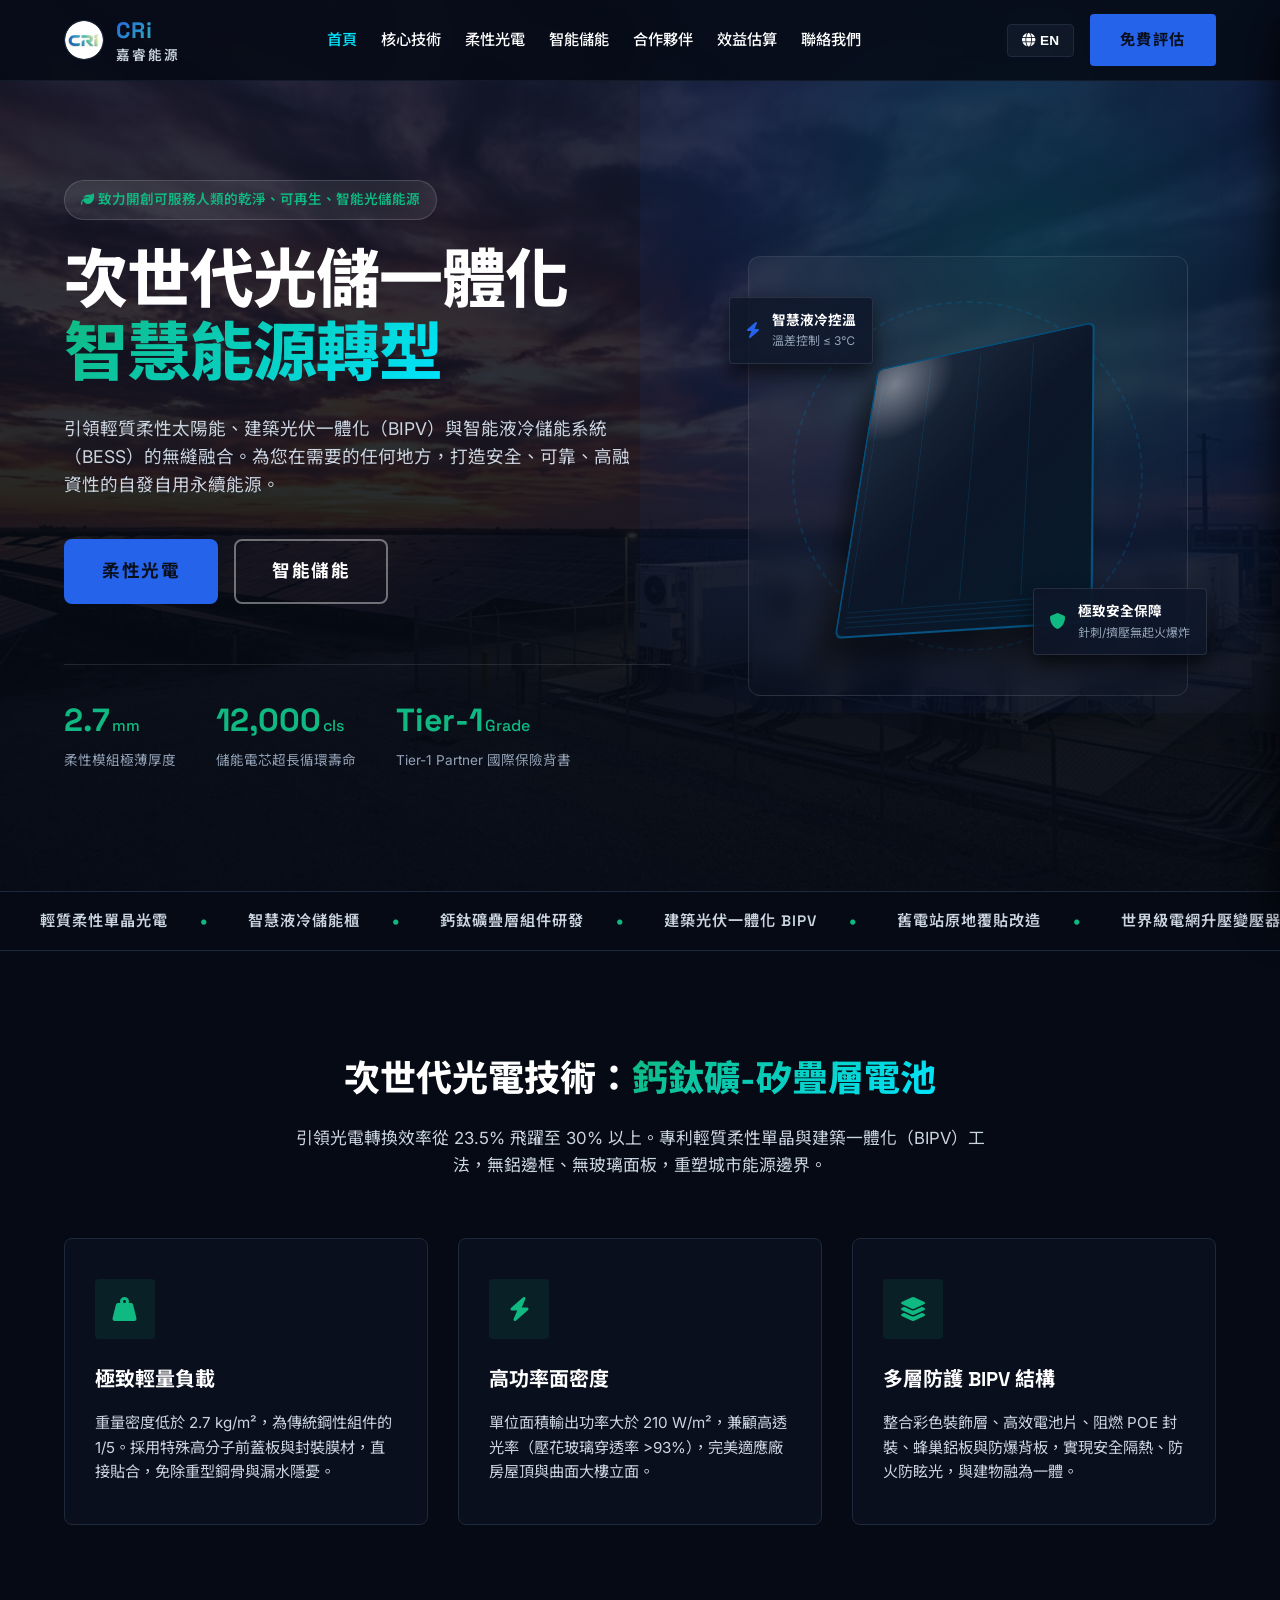
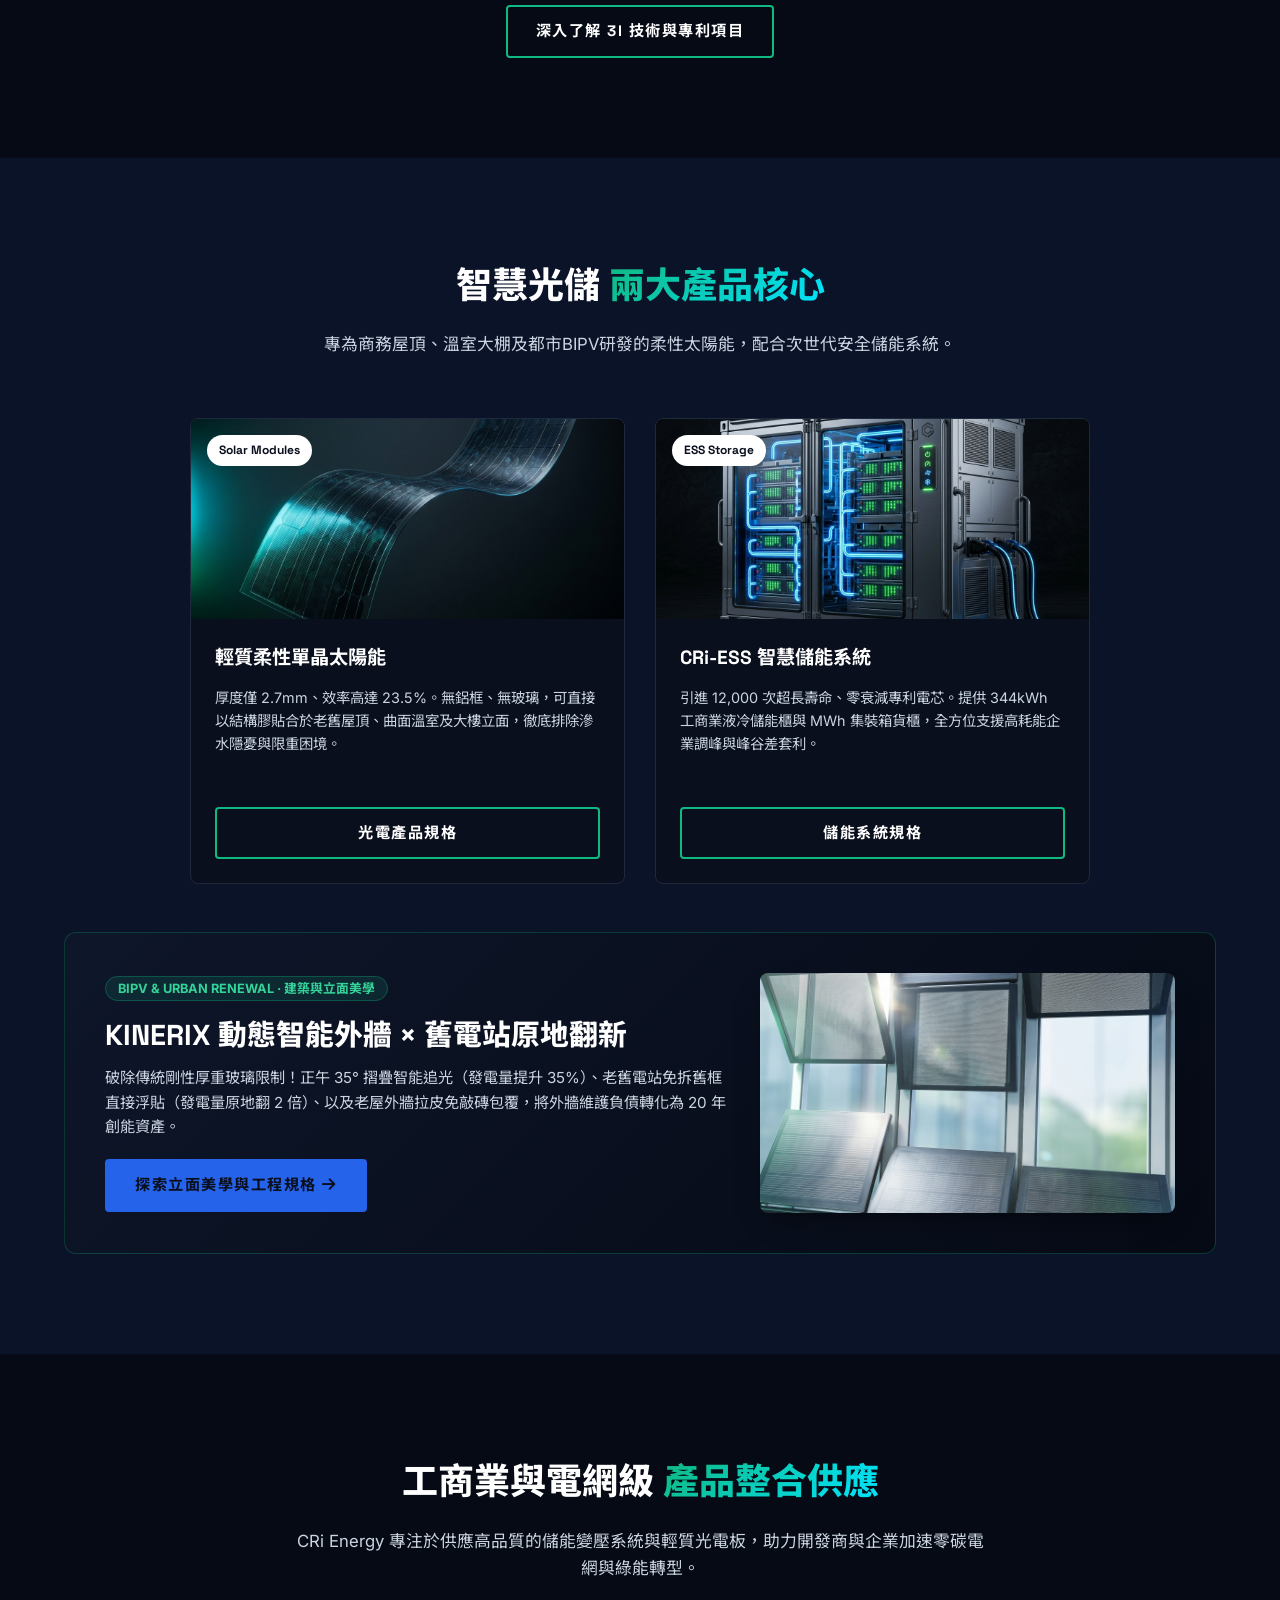
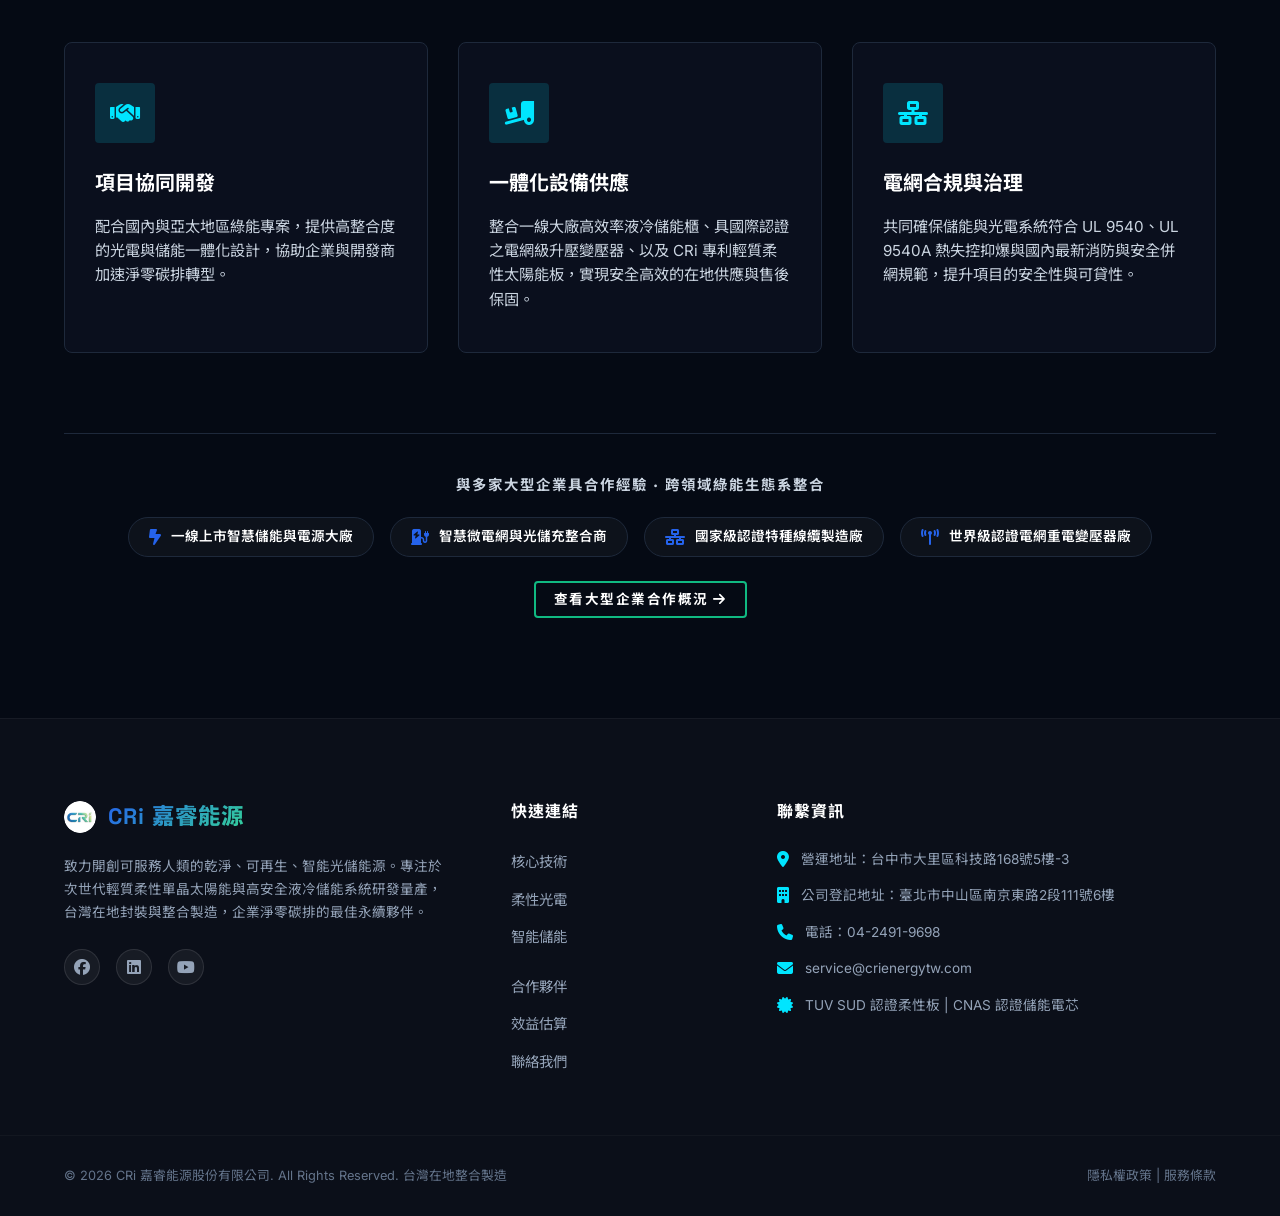
<file: index.html>
<!DOCTYPE html>
<html lang="zh-Hant">
<head>
    <meta charset="UTF-8">
    <meta name="viewport" content="width=device-width, initial-scale=1.0">
    <title>CRi 嘉睿能源 | 輕質柔性太陽能與智慧電網級儲能整合專家</title>
    <meta name="description" content="CRi 嘉睿能源專注於次世代輕質柔性單晶太陽能（效率 30%+ 鈣鈦礦研發）與高安全液冷儲能系統研發整合，具備與多家上市大型企業深度合作經驗，提供用電大戶與電網級光儲一體化解決方案。">
    <meta name="keywords" content="輕質太陽能, 柔性太陽能板, BIPV, 儲能系統, 電網級儲能, 鈣鈦礦疊層電池, 綠能整合生態系, 大型企業合作經驗, 淨零碳排, ESG, 用電大戶">
    <meta property="og:title" content="CRi 嘉睿能源 | 輕質柔性太陽能與智慧電網級儲能整合專家">
    <meta property="og:description" content="CRi 嘉睿能源專注於次世代輕質柔性單晶太陽能（效率 30%+ 鈣鈦礦研發）與高安全液冷儲能系統研發整合，具備與多家上市大型企業深度合作經驗，提供用電大戶與電網級光儲一體化解決方案。">
    <meta property="og:type" content="website">
    <meta property="og:url" content="https://www.crienergytw.com/">
    <meta property="og:image" content="https://www.crienergytw.com/images/logo.png">
        <!-- Geographic & Localization Meta Tags (Natural GEO) -->
    <meta name="geo.region" content="TW-TXG">
    <meta name="geo.placename" content="台中市大里區">
    <meta name="geo.position" content="24.0991;120.6974">
    <meta name="ICBM" content="24.0991, 120.6974">
    <meta http-equiv="X-Content-Type-Options" content="nosniff">
    <meta name="referrer" content="strict-origin-when-cross-origin">
    <!-- Google Fonts -->
    <link rel="preconnect" href="https://fonts.googleapis.com">
    <link rel="preconnect" href="https://fonts.gstatic.com" crossorigin>
    <link href="https://fonts.googleapis.com/css2?family=Space+Grotesk:wght@400;500;600;700&family=Inter:wght@400;500;600;700&family=Noto+Sans+TC:wght@300;400;500;700&display=swap" rel="stylesheet">
    <!-- FontAwesome for Icons -->
    <link rel="stylesheet" href="https://cdnjs.cloudflare.com/ajax/libs/font-awesome/6.4.0/css/all.min.css" integrity="sha512-iecdLmaskl7CVkqkXNQ/ZH/XLlvWZOJyj7Yy7tcenmpD1ypASozpmT/E0iPtmFIB46ZmdtAc9eNBvH0H/ZpiBw==" crossorigin="anonymous" referrerpolicy="no-referrer">
    <!-- Custom Style Sheet -->
    <link rel="stylesheet" href="styles.css">
    <link rel="icon" type="image/png" href="images/logo.png">
    <link rel="canonical" href="https://www.crienergytw.com/">
        <!-- JSON-LD Structured Data for Enterprise Knowledge Graph (Natural GEO) -->
    <script type="application/ld+json">
    {
      "@context": "https://schema.org",
      "@graph": [
        {
          "@type": ["Organization", "LocalBusiness"],
          "@id": "https://www.crienergytw.com/#organization",
          "name": "CRi 嘉睿能源",
          "alternateName": ["CRi Energy", "嘉睿能源股份有限公司"],
          "url": "https://www.crienergytw.com/",
          "logo": {
            "@type": "ImageObject",
            "url": "https://www.crienergytw.com/images/logo.png"
          },
          "description": "CRi 嘉睿能源專注於次世代輕質柔性太陽能模組與高安全液冷儲能系統之研發整合，具備與多家上市大型企業深度合作經驗，提供用電大戶條款合規、低承重廠房屋頂光電及電網級光儲一體化解決方案。",
          "email": "service@crienergytw.com",
          "telephone": "+886-4-2491-9698",
          "priceRange": "$$$$",
          "address": [
            {
              "@type": "PostalAddress",
              "name": "營運處",
              "streetAddress": "大里區科技路168號5樓-3",
              "addressLocality": "台中市",
              "addressRegion": "台中市",
              "postalCode": "412",
              "addressCountry": "TW"
            },
            {
              "@type": "PostalAddress",
              "name": "公司登記地址",
              "streetAddress": "中山區南京東路2段111號6樓",
              "addressLocality": "臺北市",
              "addressRegion": "臺北市",
              "postalCode": "104",
              "addressCountry": "TW"
            }
          ],
          "geo": {
            "@type": "GeoCoordinates",
            "latitude": 24.0991,
            "longitude": 120.6974
          },
          "areaServed": [
            {
              "@type": "Country",
              "name": "Taiwan"
            },
            {
              "@type": "Country",
              "name": "United Kingdom"
            }
          ],
          "knowsAbout": [
            "輕質柔性太陽能 (Lightweight Flexible Solar Modules)",
            "次世代鈣鈦礦疊層電池 (Perovskite Tandem Solar Cells)",
            "工商業智慧液冷儲能 (C&I Liquid Cooling ESS)",
            "用電大戶條款綠能整合 (Taiwan Major Energy Consumer Mandates)",
            "光儲充智慧微電網 (Solar-plus-Storage Microgrid EPC)"
          ],
          "contactPoint": {
            "@type": "ContactPoint",
            "telephone": "+886-4-2491-9698",
            "contactType": "customer service",
            "email": "service@crienergytw.com",
            "availableLanguage": ["zh-TW", "en"]
          }
        }
      ]
    }
    </script>
</head>
<body class="lang-zh">
    <!-- Navigation Header -->
    <header class="header">
        <div class="container nav-container">
            <a href="./" class="logo">
                <img src="images/logo.png" alt="CRi Logo" width="40" height="40" style="border-radius:50%; object-fit:cover; border: 1.5px solid var(--border);">
                <div class="logo-text">
                    <span class="brand-cri">CRi</span>
                    <span class="brand-name" lang="zh">嘉睿能源</span>
                    <span class="brand-name" lang="en">Energy</span>
                </div>
            </a>

            <nav class="nav-links">
                <a href="./" class="active"><span lang="zh">首頁</span><span lang="en">Home</span></a>
                <a href="about"><span lang="zh">核心技術</span><span lang="en">Tech</span></a>
                <a href="products-solar"><span lang="zh">柔性光電</span><span lang="en">Solar</span></a>
                <a href="products-storage"><span lang="zh">智能儲能</span><span lang="en">Storage</span></a>
                <a href="partnerships"><span lang="zh">合作夥伴</span><span lang="en">Partnerships</span></a>
                <a href="calculator"><span lang="zh">效益估算</span><span lang="en">ROI Calc</span></a>
                <a href="contact"><span lang="zh">聯絡我們</span><span lang="en">Contact</span></a>
            </nav>

            <div class="header-actions">
                <button class="lang-switch-btn" id="langToggle">
                    <span lang="zh"><i class="fa-solid fa-globe"></i> EN</span>
                    <span lang="en"><i class="fa-solid fa-globe"></i> 繁中</span>
                </button>
                <a href="contact" class="btn btn-accent nav-cta">
                    <span lang="zh">免費評估</span>
                    <span lang="en">Free Quote</span>
                </a>
                <button class="mobile-nav-toggle" aria-label="Toggle navigation">
                    <i class="fa-solid fa-bars"></i>
                </button>
            </div>
        </div>
    </header>

    <!-- Mobile Drawer Navigation -->
    <div class="mobile-drawer">
        <div class="drawer-header">
            <span class="brand-cri">CRi 嘉睿能源</span>
            <button class="drawer-close"><i class="fa-solid fa-xmark"></i></button>
        </div>
        <nav class="drawer-links">
            <a href="./" class="drawer-link active"><span lang="zh">首頁</span><span lang="en">Home</span></a>
            <a href="about" class="drawer-link"><span lang="zh">核心技術</span><span lang="en">Tech</span></a>
            <a href="products-solar" class="drawer-link"><span lang="zh">柔性光電</span><span lang="en">Solar</span></a>
            <a href="products-storage" class="drawer-link"><span lang="zh">智能儲能</span><span lang="en">Storage</span></a>
            <a href="partnerships" class="drawer-link"><span lang="zh">合作夥伴</span><span lang="en">Partnerships</span></a>
            <a href="calculator" class="drawer-link"><span lang="zh">效益估算</span><span lang="en">ROI Calc</span></a>
            <a href="contact" class="drawer-link"><span lang="zh">聯絡我們</span><span lang="en">Contact</span></a>
            <a href="contact" class="drawer-link btn btn-accent text-center mt-2"><span lang="zh">免費評估</span><span lang="en">Free Quote</span></a>
        </nav>
    </div>

    <!-- Hero Section -->
    <section class="hero-section hero-home">
        <div class="hero-bg-glow"></div>
        <div class="container hero-container">
            <div class="hero-content">
                <div class="tagline">
                    <span lang="zh"><i class="fa-solid fa-leaf"></i> 致力開創可服務人類的乾淨、可再生、智能光儲能源</span>
                    <span lang="en"><i class="fa-solid fa-leaf"></i> Committed to Clean, Renewable, Intelligent Solar & Storage</span>
                </div>
                <h1 lang="zh" class="hero-title">次世代光儲一體化<br><span class="gradient-text">智慧能源轉型</span></h1>
                <h1 lang="en" class="hero-title">Next-Gen Solar-Storage<br><span class="gradient-text">Intelligent Integration</span></h1>
                
                <p lang="zh" class="hero-subtitle">引領輕質柔性太陽能、建築光伏一體化（BIPV）與智能液冷儲能系統（BESS）的無縫融合。為您在需要的任何地方，打造安全、可靠、高融資性的自發自用永續能源。</p>
                <p lang="en" class="hero-subtitle">Leading the seamless fusion of lightweight flexible solar, building-integrated photovoltaics (BIPV), and intelligent liquid-cooled BESS. Delivering secure, reliable, and bankable self-generation energy systems wherever you need it.</p>

                <div class="hero-buttons">
                    <a href="products-solar" class="btn btn-accent btn-lg">
                        <span lang="zh">柔性光電</span>
                        <span lang="en">Solar Modules</span>
                    </a>
                    <a href="products-storage" class="btn btn-outline btn-lg">
                        <span lang="zh">智能儲能</span>
                        <span lang="en">Energy Storage</span>
                    </a>
                </div>

                <div class="hero-badges">
                    <div class="hero-badge">
                        <span class="badge-num">2.7<span class="badge-unit">mm</span></span>
                        <span class="badge-label" lang="zh">柔性模組極薄厚度</span>
                        <span class="badge-label" lang="en">Ultra-Thin Flexible Profile</span>
                    </div>
                    <div class="hero-badge">
                        <span class="badge-num">12,000<span class="badge-unit">cls</span></span>
                        <span class="badge-label" lang="zh">儲能電芯超長循環壽命</span>
                        <span class="badge-label" lang="en">ESS Cell Cycle Life</span>
                    </div>
                    <div class="hero-badge">
                        <span class="badge-num">Tier-1<span class="badge-unit">Grade</span></span>
                        <span class="badge-label" lang="zh">Tier-1 Partner 國際保險背書</span>
                        <span class="badge-label" lang="en">Factory Technical Support</span>
                    </div>
                </div>
            </div>
            
            <div class="hero-visual">
                <div class="flex-panel-card">
                    <div class="glow-ring"></div>
                    <div class="panel-preview">
                        <div class="flex-solar-panel">
                            <div class="grid-line horizontal"></div>
                            <div class="grid-line horizontal"></div>
                            <div class="grid-line horizontal"></div>
                            <div class="grid-line horizontal"></div>
                            <div class="grid-line vertical"></div>
                            <div class="grid-line vertical"></div>
                            <div class="grid-line vertical"></div>
                            <div class="grid-line vertical"></div>
                            <div class="sun-flare"></div>
                        </div>
                    </div>
                    <div class="floating-data-card card-1">
                        <i class="fa-solid fa-bolt text-accent"></i>
                        <div>
                            <h4 lang="zh">智慧液冷控溫</h4>
                            <h4 lang="en">Smart Liquid Cooling</h4>
                            <p lang="zh">溫差控制 ≤ 3℃</p>
                            <p lang="en">Temp Deviation ≤ 3℃</p>
                        </div>
                    </div>
                    <div class="floating-data-card card-2">
                        <i class="fa-solid fa-shield text-success"></i>
                        <div>
                            <h4 lang="zh">極致安全保障</h4>
                            <h4 lang="en">Extreme Safety</h4>
                            <p lang="zh">針刺/擠壓無起火爆炸</p>
                            <p lang="en">Zero Fire, Certified</p>
                        </div>
                    </div>
                </div>
            </div>
        </div>
    </section>

    <!-- Infinite Scrolling Ticker -->
    <div class="ticker-wrap">
        <div class="ticker">
            <div class="ticker-item"><span lang="zh">輕質柔性單晶光電</span><span lang="en">Lightweight Flexible Solar</span></div>
            <div class="ticker-item"><span lang="zh">智慧液冷儲能櫃</span><span lang="en">Liquid-Cooled LFP BESS</span></div>
            <div class="ticker-item"><span lang="zh">鈣鈦礦疊層組件研發</span><span lang="en">Perovskite Tandem Solar</span></div>
            <div class="ticker-item"><span lang="zh">建築光伏一體化 BIPV</span><span lang="en">Building Integrated PV</span></div>
            <div class="ticker-item"><span lang="zh">舊電站原地覆貼改造</span><span lang="en">Overlay Solar Repower</span></div>
            <div class="ticker-item"><span lang="zh">世界級電網升壓變壓器</span><span lang="en">Certified Grid Transformers</span></div>
            <div class="ticker-item"><span lang="zh">UL9540A 頂級防爆儲能櫃</span><span lang="en">UL 9540A Certified BESS</span></div>
            <div class="ticker-item"><span lang="zh">高安全電網併網防護</span><span lang="en">Grid-Scale Connection Safety</span></div>
            <div class="ticker-item"><span lang="zh">智慧微電網光儲充整合</span><span lang="en">Smart Microgrid &amp; EV Hubs</span></div>
            <div class="ticker-item"><span lang="zh">國際安規認證與擔保</span><span lang="en">Lender-Ready Bankability</span></div>
            <!-- Duplicate for infinite seamless scroll -->
            <div class="ticker-item"><span lang="zh">輕質柔性單晶光電</span><span lang="en">Lightweight Flexible Solar</span></div>
            <div class="ticker-item"><span lang="zh">智慧液冷儲能櫃</span><span lang="en">Liquid-Cooled LFP BESS</span></div>
            <div class="ticker-item"><span lang="zh">鈣鈦礦疊層組件研發</span><span lang="en">Perovskite Tandem Solar</span></div>
            <div class="ticker-item"><span lang="zh">建築光伏一體化 BIPV</span><span lang="en">Building Integrated PV</span></div>
            <div class="ticker-item"><span lang="zh">舊電站原地覆貼改造</span><span lang="en">Overlay Solar Repower</span></div>
            <div class="ticker-item"><span lang="zh">世界級電網升壓變壓器</span><span lang="en">Certified Grid Transformers</span></div>
            <div class="ticker-item"><span lang="zh">UL9540A 頂級防爆儲能櫃</span><span lang="en">UL 9540A Certified BESS</span></div>
            <div class="ticker-item"><span lang="zh">高安全電網併網防護</span><span lang="en">Grid-Scale Connection Safety</span></div>
            <div class="ticker-item"><span lang="zh">智慧微電網光儲充整合</span><span lang="en">Smart Microgrid &amp; EV Hubs</span></div>
            <div class="ticker-item"><span lang="zh">國際安規認證與擔保</span><span lang="en">Lender-Ready Bankability</span></div>
        </div>
    </div>

    <!-- Core Technology Teaser Section -->
    <section class="section advantages-section">
        <div class="container">
            <div class="section-header text-center">
                <h2 lang="zh" class="section-title">次世代光電技術：<span class="gradient-text">鈣鈦礦-矽疊層電池</span></h2>
                <h2 lang="en" class="section-title">Next-Gen Solar Tech: <span class="gradient-text">Perovskite-Silicon Tandem R&D</span></h2>
                <p lang="zh" class="section-subtitle">引領光電轉換效率從 23.5% 飛躍至 30% 以上。專利輕質柔性單晶與建築一體化（BIPV）工法，無鋁邊框、無玻璃面板，重塑城市能源邊界。</p>
                <p lang="en" class="section-subtitle">Pioneering cell conversion efficiency from 23.5% to over 30%. Patented lightweight flexible monomorphic cells and BIPV configurations without glass panels or frames.</p>
            </div>

            <div class="features-grid">
                <div class="feature-card">
                    <div class="card-icon" style="color: var(--primary);"><i class="fa-solid fa-weight-hanging"></i></div>
                    <h3 lang="zh">極致輕量負載</h3>
                    <h3 lang="en">Ultra-Light Profile</h3>
                    <p lang="zh">重量密度低於 2.7 kg/m²，為傳統鋼性組件的 1/5。採用特殊高分子前蓋板與封裝膜材，直接貼合，免除重型鋼骨與漏水隱憂。</p>
                    <p lang="en">Weighs under 2.7 kg/m², which is 1/5 of rigid glass panels. Utilizes specialized polymer covers and direct structural bonding.</p>
                </div>
                <div class="feature-card">
                    <div class="card-icon" style="color: var(--primary);"><i class="fa-solid fa-bolt"></i></div>
                    <h3 lang="zh">高功率面密度</h3>
                    <h3 lang="en">High Power Density</h3>
                    <p lang="zh">單位面積輸出功率大於 210 W/m²，兼顧高透光率（壓花玻璃穿透率 &gt;93%），完美適應廠房屋頂與曲面大樓立面。</p>
                    <p lang="en">Output power exceeds 210 W/m². Features high transmittance (&gt;93% embossed glass interface) for curved commercial facades.</p>
                </div>
                <div class="feature-card">
                    <div class="card-icon" style="color: var(--primary);"><i class="fa-solid fa-layer-group"></i></div>
                    <h3 lang="zh">多層防護 BIPV 結構</h3>
                    <h3 lang="en">BIPV Layer Engineering</h3>
                    <p lang="zh">整合彩色裝飾層、高效電池片、阻燃 POE 封裝、蜂巢鋁板與防爆背板，實現安全隔熱、防火防眩光，與建物融為一體。</p>
                    <p lang="en">Combines colored patterns, safety battery cells, fire-retardant POE layers, aluminum honeycomb, and insulation backing sheets.</p>
                </div>
            </div>

            <div class="text-center mt-3">
                <a href="about" class="btn btn-outline">
                    <span lang="zh">深入了解 3i 技術與專利項目</span>
                    <span lang="en">Explore 3i Technology &amp; Patents</span>
                </a>
            </div>
        </div>
    </section>

    <!-- Product Line Summary Section -->
    <section class="section products-section bg-light">
        <div class="container">
            <div class="section-header text-center">
                <h2 lang="zh" class="section-title">智慧光儲 <span class="gradient-text">兩大產品核心</span></h2>
                <h2 lang="en" class="section-title">Two Core <span class="gradient-text">Product Ranges</span></h2>
                <p lang="zh" class="section-subtitle">專為商務屋頂、溫室大棚及都市BIPV研發的柔性太陽能，配合次世代安全儲能系統。</p>
                <p lang="en" class="section-subtitle">Pioneering lightweight flexible solar integration and high-safety lithium battery storage systems.</p>
            </div>

            <div class="products-grid" style="grid-template-columns: 1fr 1fr; max-width: 900px; margin: 0 auto;">
                <div class="product-card">
                    <div class="product-badge bg-primary">Solar Modules</div>
                    <div class="product-image-placeholder" style="background:#0f172a; display:flex; align-items:center; justify-content:center;">
                        <img src="images/solar_render.jpg" alt="CRi Flexible Solar" style="width:100%; height:100%; object-fit:cover;">
                    </div>
                    <div class="product-info">
                        <h3>輕質柔性單晶太陽能</h3>
                        <p lang="zh" class="product-desc">厚度僅 2.7mm、效率高達 23.5%。無鋁框、無玻璃，可直接以結構膠貼合於老舊屋頂、曲面溫室及大樓立面，徹底排除滲水隱憂與限重困境。</p>
                        <p lang="en" class="product-desc">Flexible, thin monocrystalline panels. Glued flat without brackets, preventing structural damage and leakage on factories or BIPV facades.</p>
                        <a href="products-solar" class="btn btn-outline btn-block mt-2">
                            <span lang="zh">光電產品規格</span>
                            <span lang="en">Solar Specifications</span>
                        </a>
                    </div>
                </div>

                <div class="product-card">
                    <div class="product-badge bg-accent">ESS Storage</div>
                    <div class="product-image-placeholder" style="background:#0f172a; display:flex; align-items:center; justify-content:center;">
                        <img src="images/storage_render.jpg" alt="CRi ESS Cabinet" style="width:100%; height:100%; object-fit:cover;">
                    </div>
                    <div class="product-info">
                        <h3>CRi-ESS 智慧儲能系統</h3>
                        <p lang="zh" class="product-desc">引進 12,000 次超長壽命、零衰減專利電芯。提供 344kWh 工商業液冷儲能櫃與 MWh 集裝箱貨櫃，全方位支援高耗能企業調峰與峰谷差套利。</p>
                        <p lang="en" class="product-desc">12,000-cycle high safety ESS platforms. Supports peak shaving and peak-valley arbitrage for industrial and utility sectors.</p>
                        <a href="products-storage" class="btn btn-outline btn-block mt-2">
                            <span lang="zh">儲能系統規格</span>
                            <span lang="en">ESS Specifications</span>
                        </a>
                    </div>
                </div>
            </div>

            <!-- KINERIX & Advanced Architecture Teaser -->
            <div style="background: linear-gradient(135deg, rgba(15, 23, 42, 0.95), rgba(5, 10, 20, 0.98)); border: 1px solid rgba(16, 185, 129, 0.25); border-radius: var(--radius-lg); padding: 40px; margin-top: 48px; display: grid; grid-template-columns: 1.2fr 0.8fr; gap: 32px; align-items: center;">
                <div>
                    <span style="background: rgba(16, 185, 129, 0.12); color: var(--primary-light); border: 1px solid rgba(16, 185, 129, 0.3); padding: 4px 12px; border-radius: 20px; font-size: 0.8rem; font-weight: 700; text-transform: uppercase;">
                        BIPV &amp; Urban Renewal · 建築與立面美學
                    </span>
                    <h3 lang="zh" style="font-size: 1.8rem; font-weight: 800; color: var(--dark); margin: 12px 0 8px 0;">
                        KINERIX 動態智能外牆 × 舊電站原地翻新
                    </h3>
                    <h3 lang="en" style="font-size: 1.8rem; font-weight: 800; color: var(--dark); margin: 12px 0 8px 0;">
                        KINERIX Kinetic Facade &amp; Direct Repowering
                    </h3>
                    <p lang="zh" style="color: var(--gray); font-size: 0.95rem; line-height: 1.6; margin-bottom: 20px;">
                        破除傳統剛性厚重玻璃限制！正午 35° 摺疊智能追光（發電量提升 35%）、老舊電站免拆舊框直接浮貼（發電量原地翻 2 倍）、以及老屋外牆拉皮免敲磚包覆，將外牆維護負債轉化為 20 年創能資產。
                    </p>
                    <p lang="en" style="color: var(--gray); font-size: 0.95rem; line-height: 1.6; margin-bottom: 20px;">
                        Breaking glass boundaries: 35° kinetic tracking louvers (+35% yield), direct overlay repowering doubling plant yield on-site, and zero-demolition facade renewal.
                    </p>
                    <a href="products-solar" class="btn btn-accent">
                        <span lang="zh">探索立面美學與工程規格 <i class="fa-solid fa-arrow-right"></i></span>
                        <span lang="en">Explore Facade Specs <i class="fa-solid fa-arrow-right"></i></span>
                    </a>
                </div>
                <div style="border-radius: var(--radius-md); overflow: hidden; height: 240px; box-shadow: 0 12px 24px -10px rgba(0,0,0,0.5);">
                    <img src="images/kinerix_hero_cover.jpg" alt="KINERIX Facade" style="width: 100%; height: 100%; object-fit: cover;">
                </div>
            </div>

        </div>
    </section>

    <!-- Strategic Partnerships Section -->
    <section class="section partnerships-section" id="partnerships">
        <div class="container">
            <div class="section-header text-center">
                <h2 lang="zh" class="section-title">工商業與電網級 <span class="gradient-text">產品整合供應</span></h2>
                <h2 lang="en" class="section-title">Commercial & Grid-Scale <span class="gradient-text">Product Integration</span></h2>
                <p lang="zh" class="section-subtitle">CRi Energy 專注於供應高品質的儲能變壓系統與輕質光電板，助力開發商與企業加速零碳電網與綠能轉型。</p>
                <p lang="en" class="section-subtitle">CRi Energy specializes in supplying utility-scale battery storage, grid transformers, and flexible solar modules, supporting developers in accelerating the transition to net-zero grids.</p>
            </div>

                        <div class="features-grid" style="margin-top: 48px;">
                <div class="feature-card">
                    <div class="card-icon card-icon-accent"><i class="fa-solid fa-handshake"></i></div>
                    <h3 lang="zh">項目協同開發</h3>
                    <h3 lang="en">Joint Development</h3>
                    <p lang="zh">配合國內與亞太地區綠能專案，提供高整合度的光電與儲能一體化設計，協助企業與開發商加速淨零碳排轉型。</p>
                    <p lang="en">Supporting green energy projects, delivering integrated solar and storage system architectures for net-zero transition.</p>
                </div>
                <div class="feature-card">
                    <div class="card-icon card-icon-accent"><i class="fa-solid fa-truck-ramp-box"></i></div>
                    <h3 lang="zh">一體化設備供應</h3>
                    <h3 lang="en">Equipment Sourcing</h3>
                    <p lang="zh">整合一線大廠高效率液冷儲能櫃、具國際認證之電網級升壓變壓器、以及 CRi 專利輕質柔性太陽能板，實現安全高效的在地供應與售後保固。</p>
                    <p lang="en">Integrating tier-1 industrial liquid-cooled BESS containers, internationally certified utility transformers, and CRi patented flexible modules with local technical support.</p>
                </div>
                <div class="feature-card">
                    <div class="card-icon card-icon-accent"><i class="fa-solid fa-network-wired"></i></div>
                    <h3 lang="zh">電網合規與治理</h3>
                    <h3 lang="en">Grid Stewardship</h3>
                    <p lang="zh">共同確保儲能與光電系統符合 UL 9540、UL 9540A 熱失控抑爆與國內最新消防與安全併網規範，提升項目的安全性與可貸性。</p>
                    <p lang="en">Ensuring assets comply with UL 9540A thermal runaway safety standards and local grid connection regulations.</p>
                </div>
            </div>

            <!-- Enterprise Collaboration Overview Bar -->
            <div class="partner-logos-bar" style="margin-top: 60px; border-top: 1px solid var(--border); padding-top: 40px; text-align: center;">
                <h4 lang="zh" style="font-size: 0.9rem; font-weight: 700; color: var(--gray); text-transform: uppercase; letter-spacing: 2px; margin-bottom: 20px;">與多家大型企業具合作經驗 · 跨領域綠能生態系整合</h4>
                <h4 lang="en" style="font-size: 0.9rem; font-weight: 700; color: var(--gray); text-transform: uppercase; letter-spacing: 2px; margin-bottom: 20px;">Proven Enterprise Collaboration · Integrated Clean Energy Ecosystem</h4>
                <div style="display: flex; justify-content: center; align-items: center; gap: 16px; flex-wrap: wrap; max-width: 1100px; margin: 0 auto;">
                    <div style="display: flex; align-items: center; gap: 10px; background: rgba(255,255,255,0.03); border: 1px solid var(--border); border-radius: 999px; padding: 8px 20px;">
                        <i class="fa-solid fa-bolt-lightning" style="color: var(--accent);"></i>
                        <span lang="zh" style="font-size: 0.85rem; font-weight: 600; color: var(--dark);">一線上市智慧儲能與電源大廠</span>
                        <span lang="en" style="font-size: 0.85rem; font-weight: 600; color: var(--dark);">Tier-1 Storage &amp; PCS OEMs</span>
                    </div>
                    <div style="display: flex; align-items: center; gap: 10px; background: rgba(255,255,255,0.03); border: 1px solid var(--border); border-radius: 999px; padding: 8px 20px;">
                        <i class="fa-solid fa-charging-station" style="color: var(--accent);"></i>
                        <span lang="zh" style="font-size: 0.85rem; font-weight: 600; color: var(--dark);">智慧微電網與光儲充整合商</span>
                        <span lang="en" style="font-size: 0.85rem; font-weight: 600; color: var(--dark);">Smart Microgrid &amp; EV Networks</span>
                    </div>
                    <div style="display: flex; align-items: center; gap: 10px; background: rgba(255,255,255,0.03); border: 1px solid var(--border); border-radius: 999px; padding: 8px 20px;">
                        <i class="fa-solid fa-network-wired" style="color: var(--accent);"></i>
                        <span lang="zh" style="font-size: 0.85rem; font-weight: 600; color: var(--dark);">國家級認證特種線纜製造廠</span>
                        <span lang="en" style="font-size: 0.85rem; font-weight: 600; color: var(--dark);">Certified Grid Cable Manufacturers</span>
                    </div>
                    <div style="display: flex; align-items: center; gap: 10px; background: rgba(255,255,255,0.03); border: 1px solid var(--border); border-radius: 999px; padding: 8px 20px;">
                        <i class="fa-solid fa-tower-broadcast" style="color: var(--accent);"></i>
                        <span lang="zh" style="font-size: 0.85rem; font-weight: 600; color: var(--dark);">世界級認證電網重電變壓器廠</span>
                        <span lang="en" style="font-size: 0.85rem; font-weight: 600; color: var(--dark);">Certified Grid Transformer OEMs</span>
                    </div>
                </div>
                <div style="margin-top: 24px;">
                    <a href="partnerships" class="btn btn-outline" style="font-size: 0.85rem; padding: 6px 18px;">
                        <span lang="zh">查看大型企業合作概況 <i class="fa-solid fa-arrow-right"></i></span>
                        <span lang="en">View Enterprise Capabilities <i class="fa-solid fa-arrow-right"></i></span>
                    </a>
                </div>
            </div>
        </div>
    </section>

    <!-- Footer -->
    <footer class="footer">
        <div class="container footer-grid">
            <div class="footer-brand">
                <div class="logo">
                    <img src="images/logo.png" alt="CRi Logo" width="32" height="32" style="border-radius:50%; object-fit:cover;">
                    <span class="brand-cri">CRi 嘉睿能源</span>
                </div>
                <p lang="zh" class="footer-desc">致力開創可服務人類的乾淨、可再生、智能光儲能源。專注於次世代輕質柔性單晶太陽能與高安全液冷儲能系統研發量產，台灣在地封裝與整合製造，企業淨零碳排的最佳永續夥伴。</p>
                <p lang="en" class="footer-desc">Committed to developing clean, renewable, and intelligent solar & storage systems that serve humanity. Offering Taiwan-made flexible modules and advanced LFP storage cabinets.</p>
                <div class="social-links">
                    <a href="#" aria-label="Facebook" rel="noopener noreferrer"><i class="fa-brands fa-facebook"></i></a>
                    <a href="#" aria-label="LinkedIn" rel="noopener noreferrer"><i class="fa-brands fa-linkedin"></i></a>
                    <a href="#" aria-label="YouTube" rel="noopener noreferrer"><i class="fa-brands fa-youtube"></i></a>
                </div>
            </div>

            <div class="footer-links">
                <h4 lang="zh">快速連結</h4>
                <h4 lang="en">Quick Links</h4>
                <ul>
                    <li><a href="about"><span lang="zh">核心技術</span><span lang="en">Tech</span></a></li>
                    <li><a href="products-solar"><span lang="zh">柔性光電</span><span lang="en">Solar</span></a></li>
                    <li><a href="products-storage"><span lang="zh">智能儲能</span><span lang="en">Storage</span></a></li>
                    <li></li>
                    <li><a href="partnerships"><span lang="zh">合作夥伴</span><span lang="en">Partnerships</span></a></li>
                    <li><a href="calculator"><span lang="zh">效益估算</span><span lang="en">ROI Calc</span></a></li>
                    <li><a href="contact"><span lang="zh">聯絡我們</span><span lang="en">Contact</span></a></li>
                </ul>
            </div>

            <div class="footer-contact">
                <h4 lang="zh">聯繫資訊</h4>
                <h4 lang="en">Contact Info</h4>
                <ul class="contact-list">
                    <li><i class="fa-solid fa-location-dot"></i> <span lang="zh">營運地址：台中市大里區科技路168號5樓-3</span><span lang="en">Operating Address: 5F.-3, No. 168, Keji Rd., Dali Dist., Taichung City, Taiwan</span></li>
                    <li><i class="fa-solid fa-building"></i> <span lang="zh">公司登記地址：臺北市中山區南京東路2段111號6樓</span><span lang="en">Registered Office: 6F., No. 111, Sec. 2, Nanjing E. Rd., Zhongshan Dist., Taipei City, Taiwan</span></li>
                    <li><i class="fa-solid fa-phone"></i> <span lang="zh">電話：04-2491-9698</span><span lang="en">Phone: +886-4-2491-9698</span></li>
                    <li><i class="fa-solid fa-envelope"></i> service@crienergytw.com</li>
                    <li><i class="fa-solid fa-certificate"></i> <span lang="zh">TUV SUD 認證柔性板 | CNAS 認證儲能電芯</span><span lang="en">TUV SUD Certified Solar | CNAS Certified Cells</span></li>
                </ul>
            </div>
        </div>

        <div class="footer-bottom">
            <div class="container footer-bottom-flex">
                <p>&copy; 2026 CRi 嘉睿能源股份有限公司. All Rights Reserved. <span lang="zh">台灣在地整合製造</span><span lang="en">Integrated in Taiwan</span></p>
                <p>
                    <a href="privacy"><span lang="zh">隱私權政策</span><span lang="en">Privacy Policy</span></a> | 
                    <a href="terms"><span lang="zh">服務條款</span><span lang="en">Terms of Service</span></a>
                </p>
            </div>
        </div>
    </footer>

    <!-- Custom Script -->
    <script src="script.js"></script>
</body>
</html>
</file>
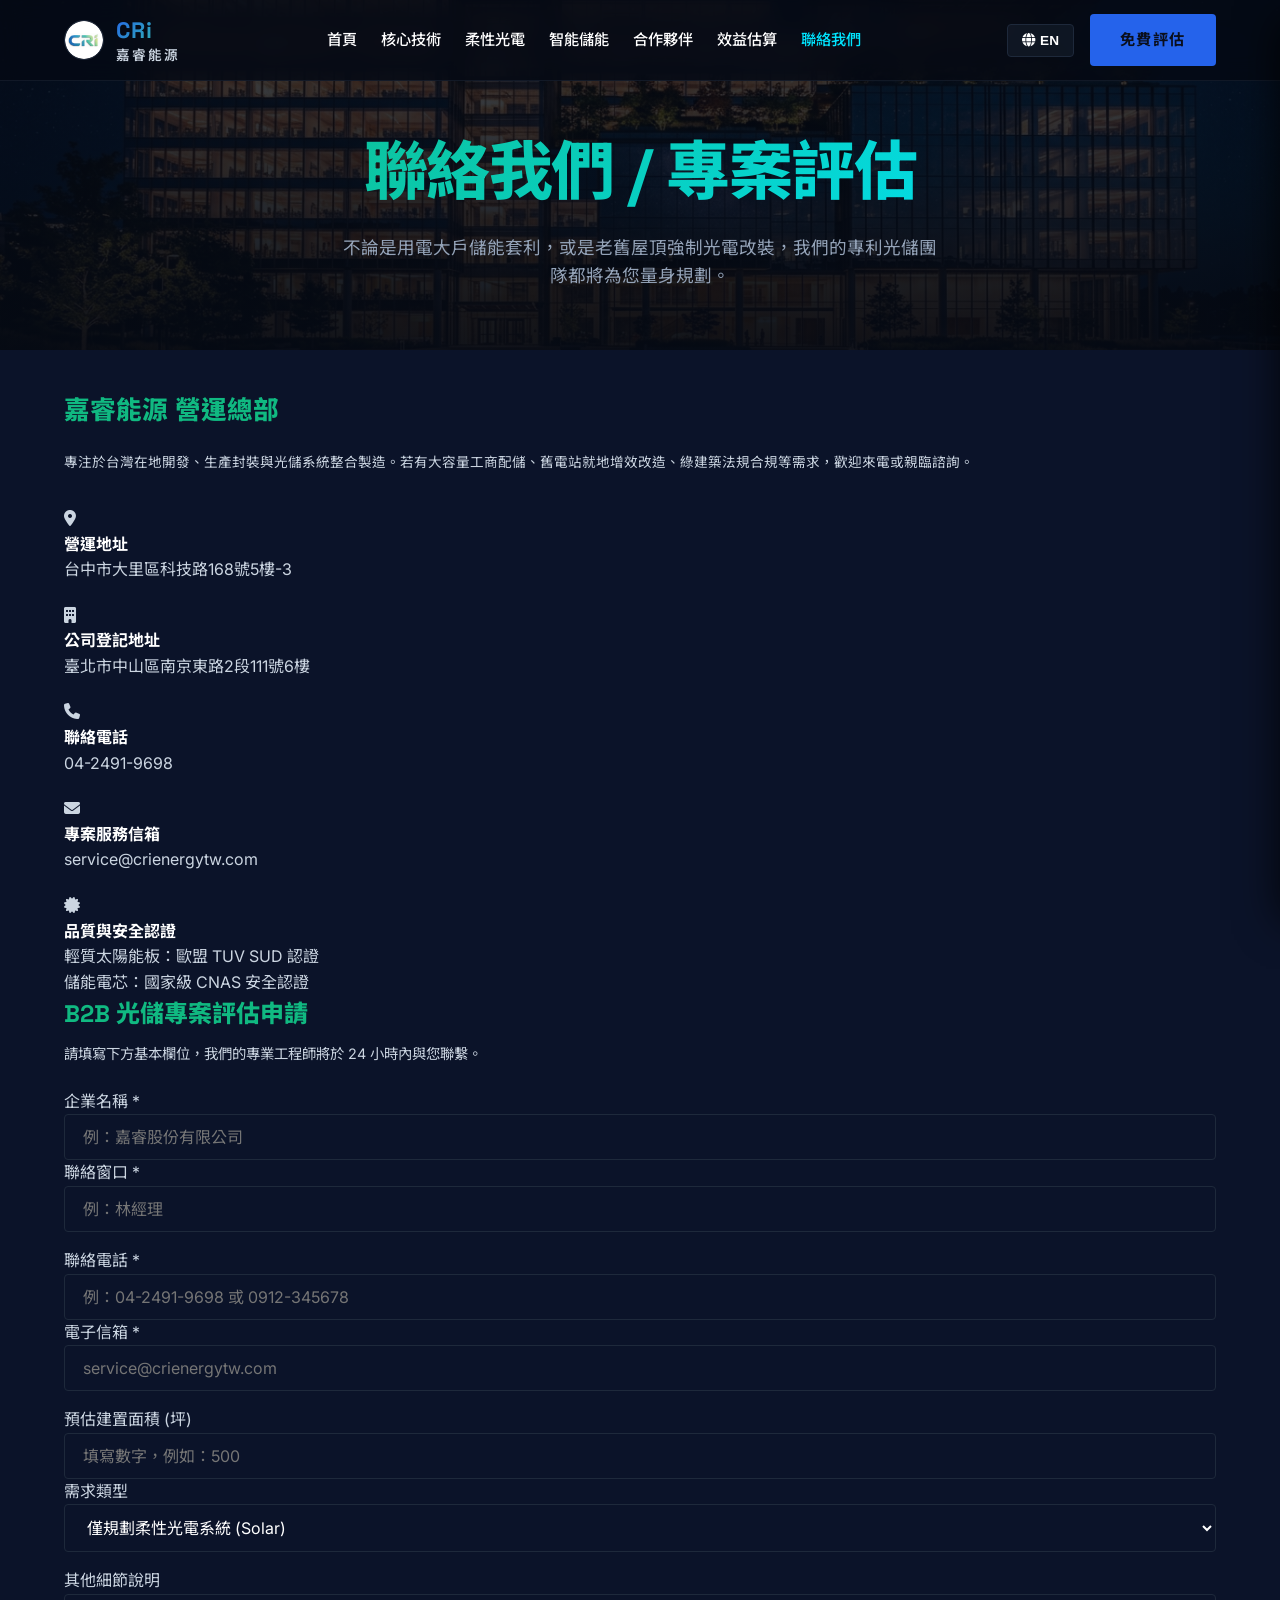
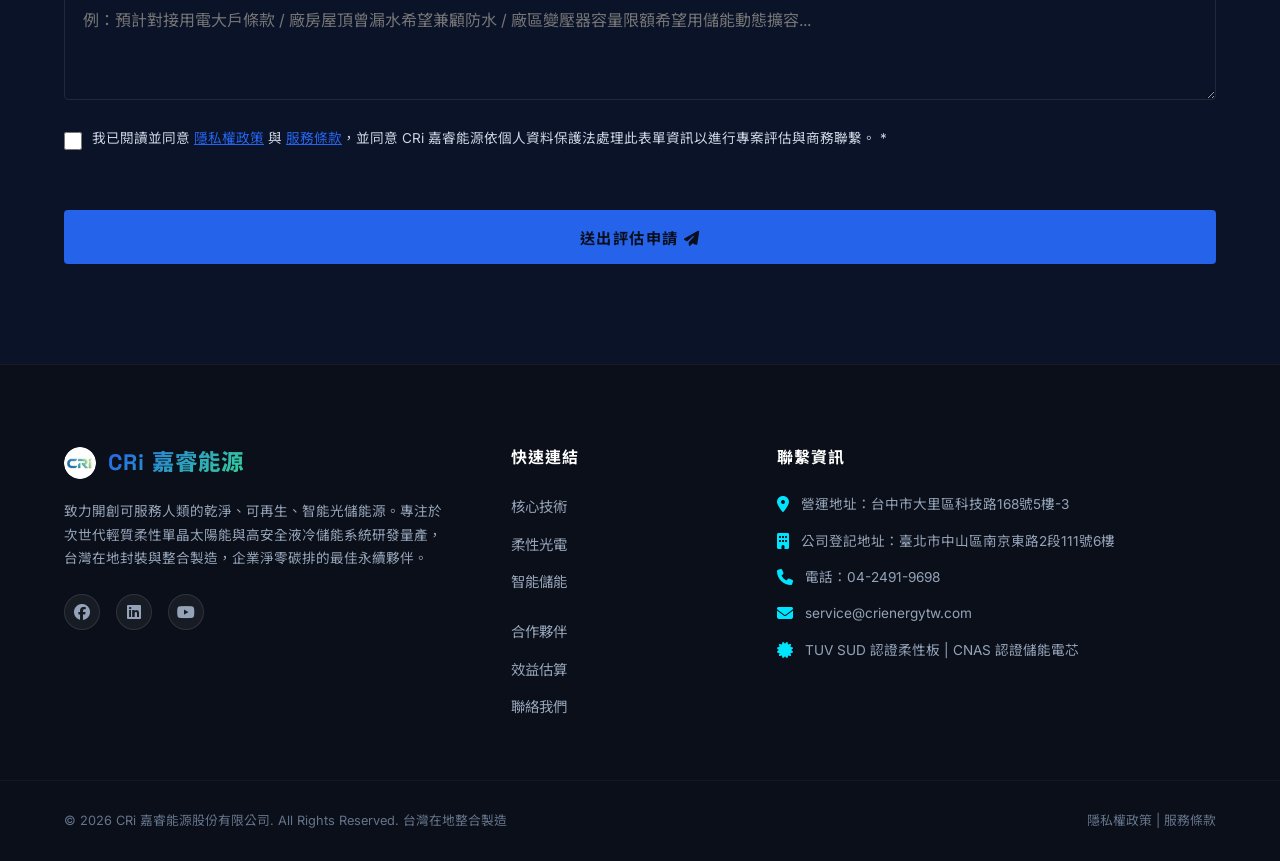
<file: contact.html>
<!DOCTYPE html>
<html lang="zh-Hant">
<head>
    <meta charset="UTF-8">
    <meta name="viewport" content="width=device-width, initial-scale=1.0">
    <title>聯繫我們與 B2B 免費綠能評估 | CRi 嘉睿能源</title>
    <meta name="description" content="與 CRi 嘉睿能源的綠能專家對接。為您的企業廠房、用電大戶專案提供客製化輕質光電與智慧儲能配置規劃、投資回收期分析與安全電網併聯規劃諮詢。">
    <meta name="keywords" content="綠能諮詢, 儲能規劃, B2B 光伏評估, 用電大戶方案, 聯繫嘉睿能源">
    <meta property="og:title" content="聯繫我們與 B2B 免費綠能評估 | CRi 嘉睿能源">
    <meta property="og:description" content="與 CRi 嘉睿能源的綠能專家對接。為您的企業廠房、用電大戶專案提供客製化輕質光電與智慧儲能配置規劃、投資回收期分析與安全電網併聯規劃諮詢。">
    <meta property="og:type" content="website">
    <meta property="og:url" content="https://www.crienergytw.com/contact">
    <meta property="og:image" content="https://www.crienergytw.com/images/logo.png">
        <!-- Geographic & Localization Meta Tags (Natural GEO) -->
    <meta name="geo.region" content="TW-TXG">
    <meta name="geo.placename" content="台中市大里區">
    <meta name="geo.position" content="24.0991;120.6974">
    <meta name="ICBM" content="24.0991, 120.6974">
    <meta http-equiv="X-Content-Type-Options" content="nosniff">
    <meta name="referrer" content="strict-origin-when-cross-origin">
    <!-- Google Fonts -->
    <link rel="preconnect" href="https://fonts.googleapis.com">
    <link rel="preconnect" href="https://fonts.gstatic.com" crossorigin>
    <link href="https://fonts.googleapis.com/css2?family=Space+Grotesk:wght@400;500;600;700&family=Inter:wght@400;500;600;700&family=Noto+Sans+TC:wght@300;400;500;700&display=swap" rel="stylesheet">
    <!-- FontAwesome for Icons -->
    <link rel="stylesheet" href="https://cdnjs.cloudflare.com/ajax/libs/font-awesome/6.4.0/css/all.min.css" integrity="sha512-iecdLmaskl7CVkqkXNQ/ZH/XLlvWZOJyj7Yy7tcenmpD1ypASozpmT/E0iPtmFIB46ZmdtAc9eNBvH0H/ZpiBw==" crossorigin="anonymous" referrerpolicy="no-referrer">
    <!-- Custom Style Sheet -->
    <link rel="stylesheet" href="styles.css">
    <link rel="icon" type="image/png" href="images/logo.png">
    <link rel="canonical" href="https://www.crienergytw.com/contact">
</head>
<body class="lang-zh">
    <!-- Navigation Header -->
    <header class="header">
        <div class="container nav-container">
            <a href="./" class="logo">
                <img src="images/logo.png" alt="CRi Logo" width="40" height="40" style="border-radius:50%; object-fit:cover; border: 1.5px solid var(--border);">
                <div class="logo-text">
                    <span class="brand-cri">CRi</span>
                    <span class="brand-name" lang="zh">嘉睿能源</span>
                    <span class="brand-name" lang="en">Energy</span>
                </div>
            </a>

            <nav class="nav-links">
                <a href="./"><span lang="zh">首頁</span><span lang="en">Home</span></a>
                <a href="about"><span lang="zh">核心技術</span><span lang="en">Tech</span></a>
                <a href="products-solar"><span lang="zh">柔性光電</span><span lang="en">Solar</span></a>
                <a href="products-storage"><span lang="zh">智能儲能</span><span lang="en">Storage</span></a>
                <a href="partnerships"><span lang="zh">合作夥伴</span><span lang="en">Partnerships</span></a>
                <a href="calculator"><span lang="zh">效益估算</span><span lang="en">ROI Calc</span></a>
                <a href="contact" class="active"><span lang="zh">聯絡我們</span><span lang="en">Contact</span></a>
            </nav>

            <div class="header-actions">
                <button class="lang-switch-btn" id="langToggle">
                    <span lang="zh"><i class="fa-solid fa-globe"></i> EN</span>
                    <span lang="en"><i class="fa-solid fa-globe"></i> 繁中</span>
                </button>
                <a href="contact" class="btn btn-accent nav-cta">
                    <span lang="zh">免費評估</span>
                    <span lang="en">Free Quote</span>
                </a>
                <button class="mobile-nav-toggle" aria-label="Toggle navigation">
                    <i class="fa-solid fa-bars"></i>
                </button>
            </div>
        </div>
    </header>

    <!-- Mobile Drawer Navigation -->
    <div class="mobile-drawer">
        <div class="drawer-header">
            <span class="brand-cri">CRi 嘉睿能源</span>
            <button class="drawer-close"><i class="fa-solid fa-xmark"></i></button>
        </div>
        <nav class="drawer-links">
            <a href="./" class="drawer-link"><span lang="zh">首頁</span><span lang="en">Home</span></a>
            <a href="about" class="drawer-link"><span lang="zh">核心技術</span><span lang="en">Tech</span></a>
            <a href="products-solar" class="drawer-link"><span lang="zh">柔性光電</span><span lang="en">Solar</span></a>
            <a href="products-storage" class="drawer-link"><span lang="zh">智能儲能</span><span lang="en">Storage</span></a>
            <a href="partnerships" class="drawer-link"><span lang="zh">合作夥伴</span><span lang="en">Partnerships</span></a>
            <a href="calculator" class="drawer-link"><span lang="zh">效益估算</span><span lang="en">ROI Calc</span></a>
            <a href="contact" class="drawer-link active"><span lang="zh">聯絡我們</span><span lang="en">Contact</span></a>
            <a href="contact" class="drawer-link btn btn-accent text-center mt-2"><span lang="zh">免費評估</span><span lang="en">Free Quote</span></a>
        </nav>
    </div>

    <!-- Inner Hero -->
    <section class="hero-section hero-contact" style="padding: 120px 0 60px 0;">
        <div class="container text-center">
            <h1 lang="zh" class="gradient-text inner-hero-title">聯絡我們 / 專案評估</h1>
            <h1 lang="en" class="gradient-text inner-hero-title">Contact Us & Proposals</h1>
            <p lang="zh" style="color: #94a3b8; font-size: 1.1rem; max-width: 600px; margin: 16px auto 0 auto;">不論是用電大戶儲能套利，或是老舊屋頂強制光電改裝，我們的專利光儲團隊都將為您量身規劃。</p>
            <p lang="en" style="color: #94a3b8; font-size: 1.1rem; max-width: 600px; margin: 16px auto 0 auto;">Get in touch for custom battery storage systems and lightweight rooftop solar configurations.</p>
        </div>
    </section>

    <!-- Contact & Form Grid -->
    <section class="section bg-light" style="padding-top: 40px;">
        <div class="container">
            <div class="contact-grid">
                <!-- Info Column -->
                <div class="contact-info-panel">
                    <h3 lang="zh" style="font-size:1.6rem; font-weight:800; color:var(--primary); margin-bottom:20px;">嘉睿能源 營運總部</h3>
                    <h3 lang="en" style="font-size:1.6rem; font-weight:800; color:var(--primary); margin-bottom:20px;">CRi Operational Headquarters</h3>
                    
                    <p lang="zh" class="footer-desc" style="color:var(--gray); margin-bottom:32px;">
                        專注於台灣在地開發、生產封裝與光儲系統整合製造。若有大容量工商配儲、舊電站就地增效改造、綠建築法規合規等需求，歡迎來電或親臨諮詢。
                    </p>
                    <p lang="en" class="footer-desc" style="color:var(--gray); margin-bottom:32px;">
                        Taiwan local design, manufacturing, and integrated BESS assemblies. Reach out to coordinate factory audits or request tailored feasibility reports.
                    </p>

                    <div style="display:flex; flex-direction:column; gap:20px;">
                        <div class="info-card">
                            <i class="fa-solid fa-location-dot"></i>
                            <div>
                                <h4 lang="zh">營運地址</h4>
                                <h4 lang="en">Operating Address</h4>
                                <p lang="zh">台中市大里區科技路168號5樓-3</p>
                                <p lang="en">5F.-3, No. 168, Keji Rd., Dali Dist., Taichung City, Taiwan</p>
                            </div>
                        </div>

                        <div class="info-card">
                            <i class="fa-solid fa-building"></i>
                            <div>
                                <h4 lang="zh">公司登記地址</h4>
                                <h4 lang="en">Registered Office</h4>
                                <p lang="zh">臺北市中山區南京東路2段111號6樓</p>
                                <p lang="en">6F., No. 111, Sec. 2, Nanjing E. Rd., Zhongshan Dist., Taipei City, Taiwan</p>
                            </div>
                        </div>

                        <div class="info-card">
                            <i class="fa-solid fa-phone"></i>
                            <div>
                                <h4 lang="zh">聯絡電話</h4>
                                <h4 lang="en">Phone</h4>
                                <p lang="zh">04-2491-9698</p>
                                <p lang="en">+886-4-2491-9698</p>
                            </div>
                        </div>

                        <div class="info-card">
                            <i class="fa-solid fa-envelope"></i>
                            <div>
                                <h4 lang="zh">專案服務信箱</h4>
                                <h4 lang="en">Email</h4>
                                <p>service@crienergytw.com</p>
                            </div>
                        </div>

                        <div class="info-card">
                            <i class="fa-solid fa-certificate"></i>
                            <div>
                                <h4 lang="zh">品質與安全認證</h4>
                                <h4 lang="en">Safety Certifications</h4>
                                <p lang="zh">輕質太陽能板：歐盟 TUV SUD 認證<br>儲能電芯：國家級 CNAS 安全認證</p>
                                <p lang="en">Solar: EU TUV SUD certified<br>Cells: National CNAS safety tested</p>
                            </div>
                        </div>
                    </div>
                </div>

                <!-- Form Column -->
                <div class="contact-form-panel">
                    <h3 lang="zh" style="font-size:1.5rem; font-weight:800; color:var(--primary); margin-bottom:8px;">B2B 光儲專案評估申請</h3>
                    <h3 lang="en" style="font-size:1.5rem; font-weight:800; color:var(--primary); margin-bottom:8px;">B2B Proposal Evaluation</h3>
                    <p lang="zh" style="color:var(--gray); font-size:0.9rem; margin-bottom:24px;">請填寫下方基本欄位，我們的專業工程師將於 24 小時內與您聯繫。</p>
                    <p lang="en" style="color:var(--gray); font-size:0.9rem; margin-bottom:24px;">Submit details below and our energy consultants will follow up within 24 hours.</p>

                    <form id="evaluationForm" style="display:flex; flex-direction:column; gap:16px;">
                        <div class="form-row">
                            <div class="form-group flex-1">
                                <label for="companyName"><span lang="zh">企業名稱</span><span lang="en">Company Name</span> *</label>
                                <input type="text" id="companyName" class="form-control" required placeholder="例：嘉睿股份有限公司">
                            </div>
                            <div class="form-group flex-1">
                                <label for="contactPerson"><span lang="zh">聯絡窗口</span><span lang="en">Contact Name</span> *</label>
                                <input type="text" id="contactPerson" class="form-control" required placeholder="例：林經理">
                            </div>
                        </div>

                        <div class="form-row">
                            <div class="form-group flex-1">
                                <label for="contactPhone"><span lang="zh">聯絡電話</span><span lang="en">Phone Number</span> *</label>
                                <input type="tel" id="contactPhone" class="form-control" required placeholder="例：04-2491-9698">
                            </div>
                            <div class="form-group flex-1">
                                <label for="contactEmail"><span lang="zh">電子信箱</span><span lang="en">Email Address</span> *</label>
                                <input type="email" id="contactEmail" class="form-control" required placeholder="service@crienergytw.com">
                            </div>
                        </div>

                        <div class="form-row">
                            <div class="form-group flex-1">
                                <label for="formRoofArea"><span lang="zh">預估建置面積 (坪)</span><span lang="en">Est. Space (Pings)</span></label>
                                <input type="number" id="formRoofArea" class="form-control" placeholder="填寫數字，例如：500">
                            </div>
                            <div class="form-group flex-1">
                                <label for="projectType"><span lang="zh">需求類型</span><span lang="en">Project Type</span></label>
                                <select id="projectType" class="form-control">
                                    <option value="solar">僅規劃柔性光電系統 (Solar)</option>
                                    <option value="ess">僅規劃工商業儲能系統 (ESS)</option>
                                    <option value="both">光儲一體化聯合方案 (Solar + ESS)</option>
                                    <option value="repower">老舊電站原地疊加改裝 (Repowering)</option>
                                </select>
                            </div>
                        </div>

                        <div class="form-group">
                            <label for="formMessage"><span lang="zh">其他細節說明</span><span lang="en">Additional Details</span></label>
                            <textarea id="formMessage" class="form-control" rows="4" placeholder="例：廠區變壓器容量限額希望用儲能動態擴容..."></textarea>
                        </div>

                        <!-- Anti-Spam Botcheck Honeypot (Dropped automatically if filled by bots) -->
                        <input type="checkbox" name="botcheck" class="hidden" style="display: none !important;">

                        <!-- Legal & Personal Data Protection Consent (Taiwan PDPA Compliant) -->
                        <div class="form-check" style="display:flex; align-items:flex-start; gap:10px; margin: 4px 0 12px 0;">
                            <input type="checkbox" id="privacyConsent" name="privacyConsent" required style="margin-top:4px; accent-color:var(--accent); width:18px; height:18px; cursor:pointer;">
                            <label for="privacyConsent" style="font-size:0.85rem; color:var(--gray); line-height:1.6; cursor:pointer;">
                                <span lang="zh">我已閱讀並同意 <a href="privacy" target="_blank" style="color:var(--accent); text-decoration:underline;">隱私權政策</a> 與 <a href="terms" target="_blank" style="color:var(--accent); text-decoration:underline;">服務條款</a>，並同意 CRi 嘉睿能源依個人資料保護法處理此表單資訊以進行專案評估與商務聯繫。</span>
                                <span lang="en">I have read and agree to the <a href="privacy" target="_blank" style="color:var(--accent); text-decoration:underline;">Privacy Policy</a> and <a href="terms" target="_blank" style="color:var(--accent); text-decoration:underline;">Terms of Service</a>, and consent to CRi Energy processing this inquiry for feasibility evaluation and business communication.</span> *
                            </label>
                        </div>

                        <button type="submit" class="btn btn-accent btn-block mt-2" id="formSubmitBtn" style="font-weight:700; text-transform:uppercase; letter-spacing:1.5px; padding:14px;">
                            <span lang="zh">送出評估申請 <i class="fa-solid fa-paper-plane"></i></span>
                            <span lang="en">Send Inquiry <i class="fa-solid fa-paper-plane"></i></span>
                        </button>
                    </form>
                </div>
            </div>
        </div>
    </section>

    <!-- Success Modal -->
    <div id="successModal" class="modal-overlay">
        <div class="modal-content">
            <div class="modal-icon"><i class="fa-solid fa-circle-check"></i></div>
            <h3 lang="zh">評估申請已成功送出！</h3>
            <h3 lang="en">Inquiry Submitted Successfully!</h3>
            <p lang="zh">感謝您的來信，我們已將您的需求副本寄送至 <strong>service@crienergytw.com</strong>。<br>我們的綠能專員將會於 24 小時內聯絡您，為您提供最適合的光儲分析報告。</p>
            <p lang="en">Thank you. We have sent a copy of your inquiry to <strong>service@crienergytw.com</strong>. A consultant will reach out within 24 hours.</p>
            <button class="btn btn-accent modal-close-btn btn-block">OK</button>
        </div>
    </div>

    <!-- Footer -->
    <footer class="footer">
        <div class="container footer-grid">
            <div class="footer-brand">
                <div class="logo">
                    <img src="images/logo.png" alt="CRi Logo" width="32" height="32" style="border-radius:50%; object-fit:cover;">
                    <span class="brand-cri">CRi 嘉睿能源</span>
                </div>
                <p lang="zh" class="footer-desc">致力開創可服務人類的乾淨、可再生、智能光儲能源。專注於次世代輕質柔性單晶太陽能與高安全液冷儲能系統研發量產，台灣在地封裝與整合製造，企業淨零碳排的最佳永續夥伴。</p>
                <p lang="en" class="footer-desc">Committed to developing clean, renewable, and intelligent solar & storage systems that serve humanity. Offering Taiwan-made flexible modules and advanced LFP storage cabinets.</p>
                <div class="social-links">
                    <a href="#" aria-label="Facebook" rel="noopener noreferrer"><i class="fa-brands fa-facebook"></i></a>
                    <a href="#" aria-label="LinkedIn" rel="noopener noreferrer"><i class="fa-brands fa-linkedin"></i></a>
                    <a href="#" aria-label="YouTube" rel="noopener noreferrer"><i class="fa-brands fa-youtube"></i></a>
                </div>
            </div>

            <div class="footer-links">
                <h4 lang="zh">快速連結</h4>
                <h4 lang="en">Quick Links</h4>
                <ul>
                    <li><a href="about"><span lang="zh">核心技術</span><span lang="en">Tech</span></a></li>
                    <li><a href="products-solar"><span lang="zh">柔性光電</span><span lang="en">Solar</span></a></li>
                    <li><a href="products-storage"><span lang="zh">智能儲能</span><span lang="en">Storage</span></a></li>
                    <li></li>
                    <li><a href="partnerships"><span lang="zh">合作夥伴</span><span lang="en">Partnerships</span></a></li>
                    <li><a href="calculator"><span lang="zh">效益估算</span><span lang="en">ROI Calc</span></a></li>
                    <li><a href="contact"><span lang="zh">聯絡我們</span><span lang="en">Contact</span></a></li>
                </ul>
            </div>

            <div class="footer-contact">
                <h4 lang="zh">聯繫資訊</h4>
                <h4 lang="en">Contact Info</h4>
                <ul class="contact-list">
                    <li><i class="fa-solid fa-location-dot"></i> <span lang="zh">營運地址：台中市大里區科技路168號5樓-3</span><span lang="en">Operating Address: 5F.-3, No. 168, Keji Rd., Dali Dist., Taichung City, Taiwan</span></li>
                    <li><i class="fa-solid fa-building"></i> <span lang="zh">公司登記地址：臺北市中山區南京東路2段111號6樓</span><span lang="en">Registered Office: 6F., No. 111, Sec. 2, Nanjing E. Rd., Zhongshan Dist., Taipei City, Taiwan</span></li>
                    <li><i class="fa-solid fa-phone"></i> <span lang="zh">電話：04-2491-9698</span><span lang="en">Phone: +886-4-2491-9698</span></li>
                    <li><i class="fa-solid fa-envelope"></i> service@crienergytw.com</li>
                    <li><i class="fa-solid fa-certificate"></i> <span lang="zh">TUV SUD 認證柔性板 | CNAS 認證儲能電芯</span><span lang="en">TUV SUD Certified Solar | CNAS Certified Cells</span></li>
                </ul>
            </div>
        </div>

        <div class="footer-bottom">
            <div class="container footer-bottom-flex">
                <p>&copy; 2026 CRi 嘉睿能源股份有限公司. All Rights Reserved. <span lang="zh">台灣在地整合製造</span><span lang="en">Integrated in Taiwan</span></p>
                <p>
                    <a href="privacy"><span lang="zh">隱私權政策</span><span lang="en">Privacy Policy</span></a> | 
                    <a href="terms"><span lang="zh">服務條款</span><span lang="en">Terms of Service</span></a>
                </p>
            </div>
        </div>
    </footer>

    <!-- Custom Script -->
    <script src="script.js"></script>
</body>
</html>
</file>
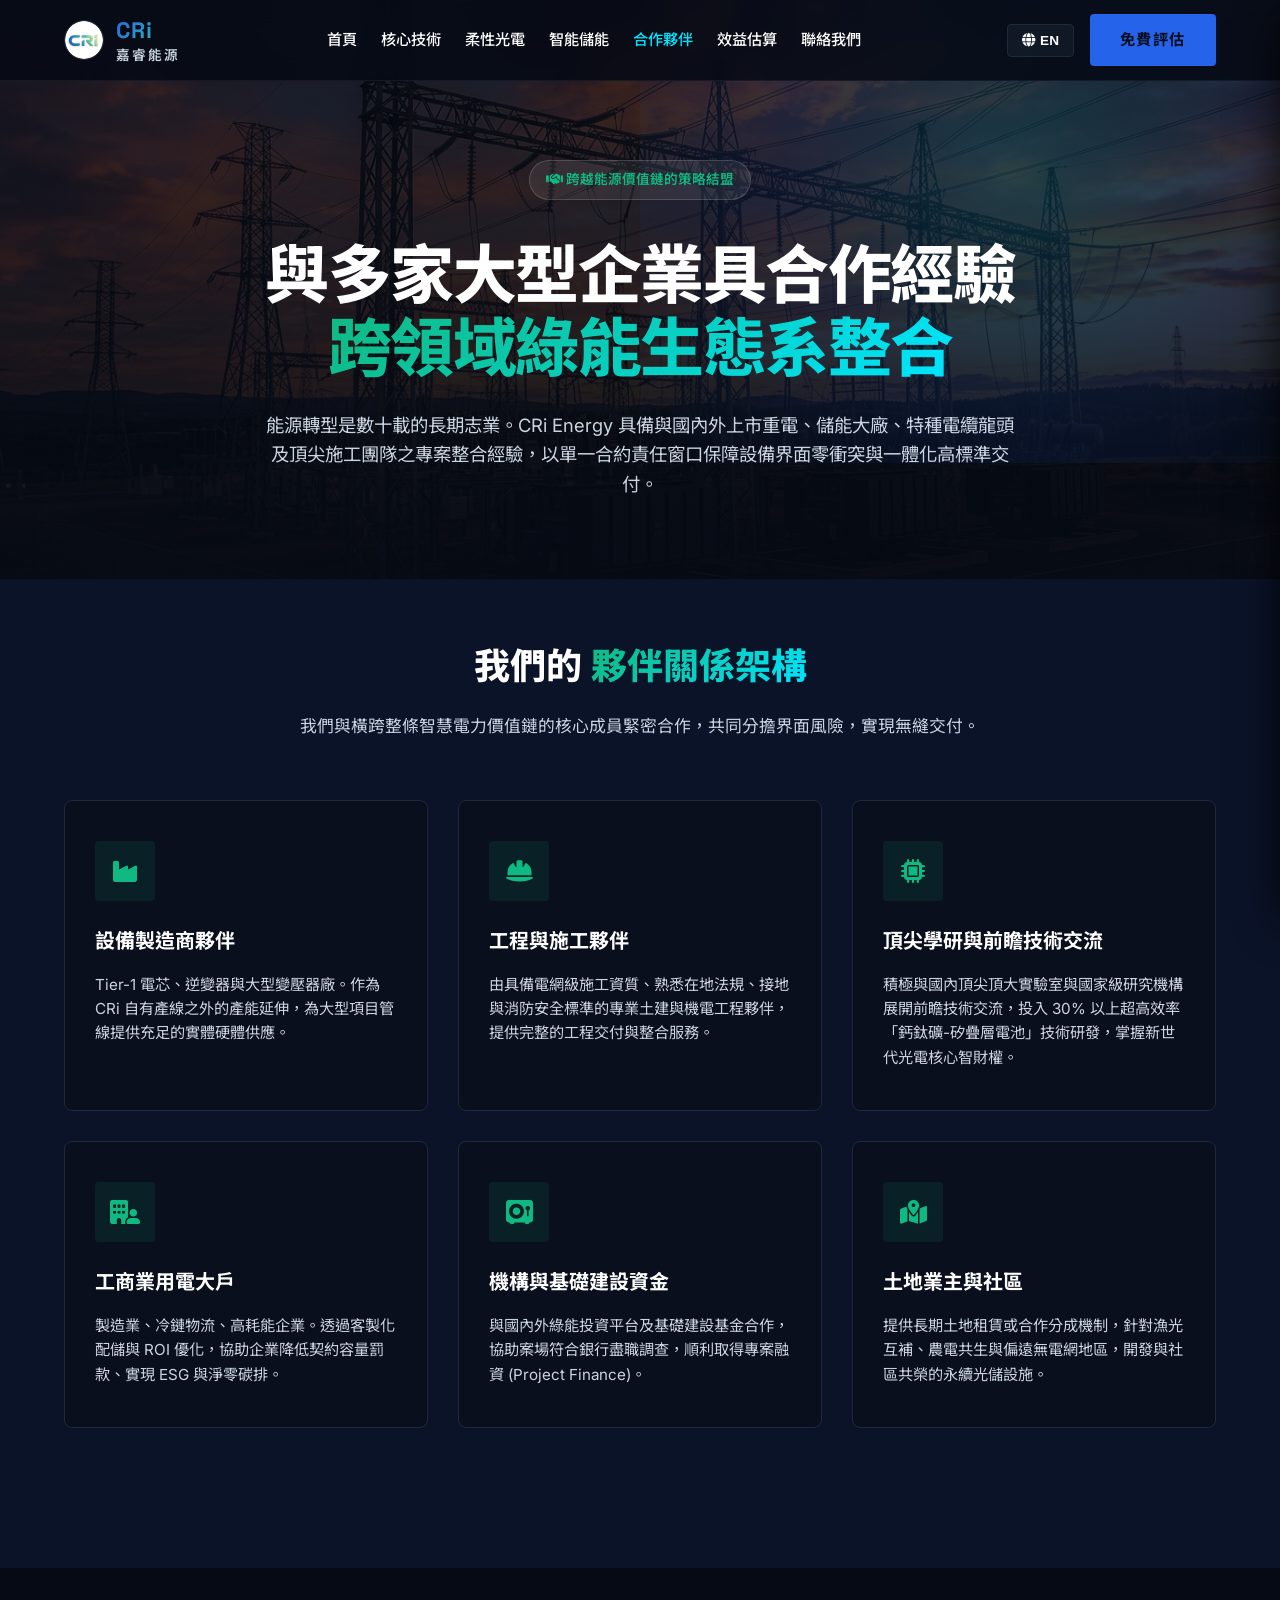
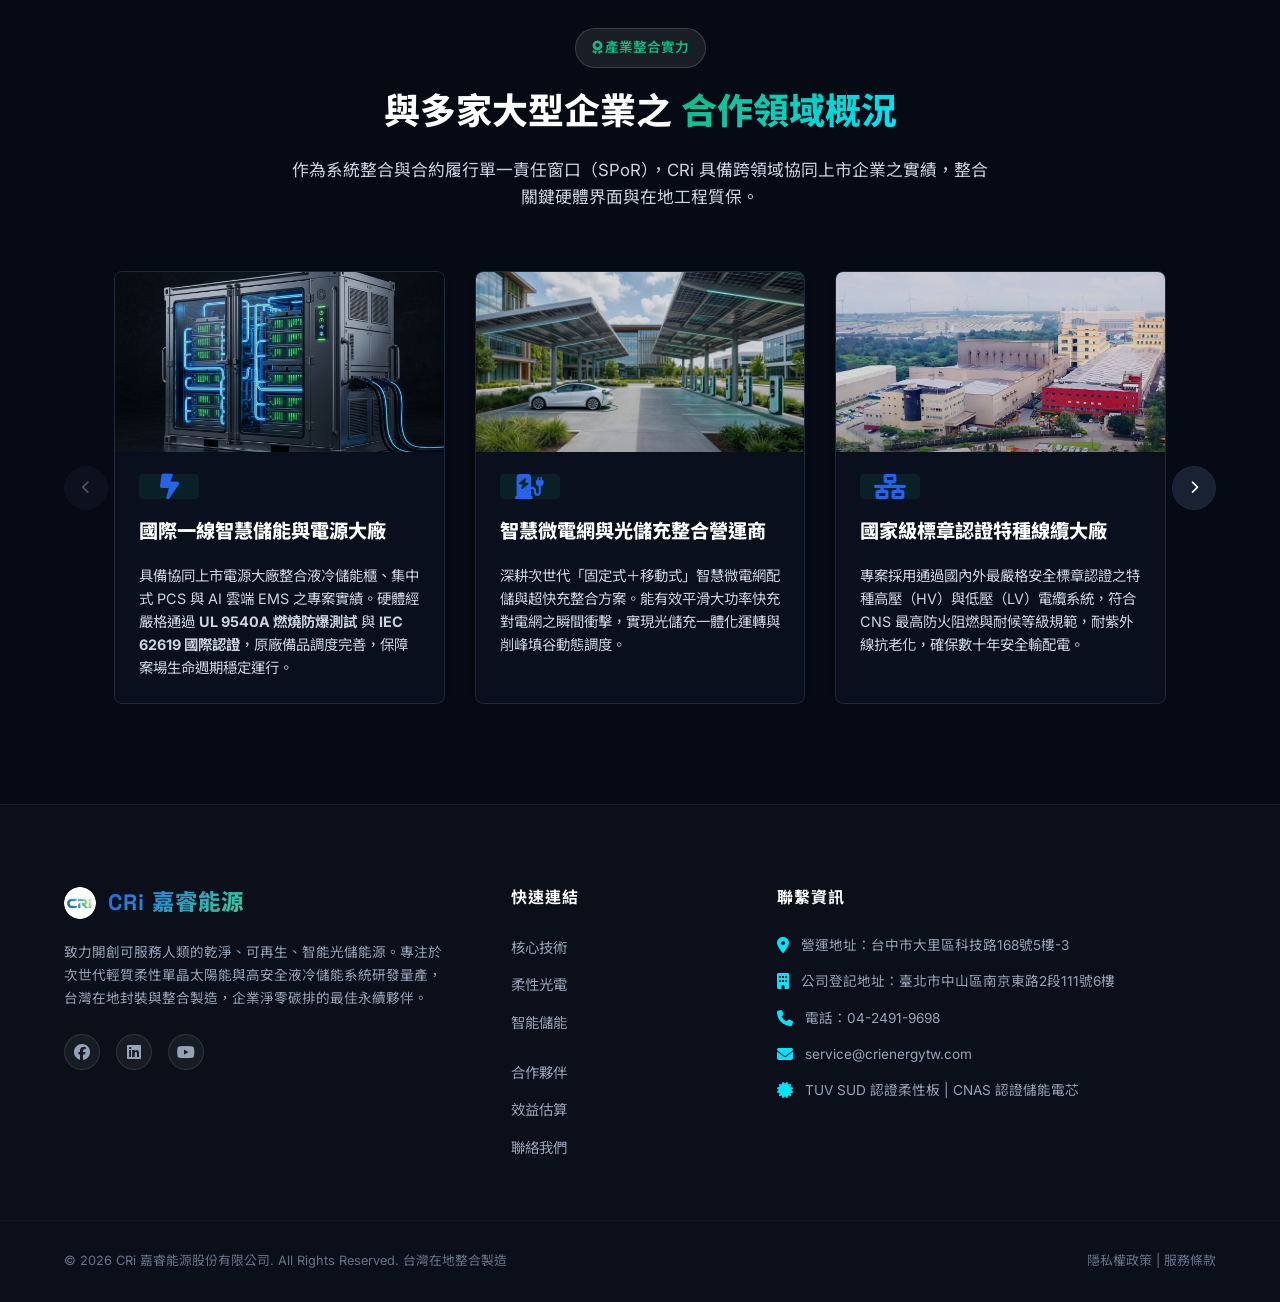
<file: partnerships.html>
<!DOCTYPE html>
<html lang="zh-Hant">
<head>
    <meta charset="UTF-8">
    <meta name="viewport" content="width=device-width, initial-scale=1.0">
    <title>大型企業合作經驗與綠能生態系概況 | CRi 嘉睿能源</title>
    <meta name="description" content="CRi 嘉睿能源具備與多家上市大型企業、電網級設備廠及專業施工團隊之深度合作與專案整合經驗，打造橫跨光電、儲能、配電與充電設施的一站式完整綠能生態系。">
    <meta name="keywords" content="大型企業合作經驗, 綠能整合生態系, 電網級儲能系統, 輕質光電解決方案, 特種電纜, 重電設備整合, ESG淨零">
    <meta property="og:title" content="大型企業合作經驗與綠能生態系概況 | CRi 嘉睿能源">
    <meta property="og:description" content="CRi 嘉睿能源具備與多家上市大型企業、電網級設備廠及專業施工團隊之深度合作與專案整合經驗，打造橫跨光電、儲能、配電與充電設施的一站式完整綠能生態系。">
    <meta property="og:type" content="website">
    <meta property="og:url" content="https://www.crienergytw.com/partnerships">
    <meta property="og:image" content="https://www.crienergytw.com/images/logo.png">
        <!-- Geographic & Localization Meta Tags (Natural GEO) -->
    <meta name="geo.region" content="TW-TXG">
    <meta name="geo.placename" content="台中市大里區">
    <meta name="geo.position" content="24.0991;120.6974">
    <meta name="ICBM" content="24.0991, 120.6974">
    <meta http-equiv="X-Content-Type-Options" content="nosniff">
    <meta name="referrer" content="strict-origin-when-cross-origin">
    <!-- Google Fonts -->
    <link rel="preconnect" href="https://fonts.googleapis.com">
    <link rel="preconnect" href="https://fonts.gstatic.com" crossorigin>
    <link href="https://fonts.googleapis.com/css2?family=Space+Grotesk:wght@400;500;600;700&family=Inter:wght@400;500;600;700&family=Noto+Sans+TC:wght@300;400;500;700&display=swap" rel="stylesheet">
    <!-- FontAwesome for Icons -->
    <link rel="stylesheet" href="https://cdnjs.cloudflare.com/ajax/libs/font-awesome/6.4.0/css/all.min.css" integrity="sha512-iecdLmaskl7CVkqkXNQ/ZH/XLlvWZOJyj7Yy7tcenmpD1ypASozpmT/E0iPtmFIB46ZmdtAc9eNBvH0H/ZpiBw==" crossorigin="anonymous" referrerpolicy="no-referrer">
    <!-- Custom Style Sheet -->
    <link rel="stylesheet" href="styles.css">
    <link rel="icon" type="image/png" href="images/logo.png">
    <link rel="canonical" href="https://www.crienergytw.com/partnerships">
</head>
<body class="lang-zh">
    <!-- Navigation Header -->
    <header class="header">
        <div class="container nav-container">
            <a href="./" class="logo">
                <img src="images/logo.png" alt="CRi Logo" width="40" height="40" style="border-radius:50%; object-fit:cover; border: 1.5px solid var(--border);">
                <div class="logo-text">
                    <span class="brand-cri">CRi</span>
                    <span class="brand-name" lang="zh">嘉睿能源</span>
                    <span class="brand-name" lang="en">Energy</span>
                </div>
            </a>

            <nav class="nav-links">
                <a href="./"><span lang="zh">首頁</span><span lang="en">Home</span></a>
                <a href="about"><span lang="zh">核心技術</span><span lang="en">Tech</span></a>
                <a href="products-solar"><span lang="zh">柔性光電</span><span lang="en">Solar</span></a>
                <a href="products-storage"><span lang="zh">智能儲能</span><span lang="en">Storage</span></a>
                <a href="partnerships" class="active"><span lang="zh">合作夥伴</span><span lang="en">Partnerships</span></a>
                <a href="calculator"><span lang="zh">效益估算</span><span lang="en">ROI Calc</span></a>
                <a href="contact"><span lang="zh">聯絡我們</span><span lang="en">Contact</span></a>
            </nav>

            <div class="header-actions">
                <button class="lang-switch-btn" id="langToggle">
                    <span lang="zh"><i class="fa-solid fa-globe"></i> EN</span>
                    <span lang="en"><i class="fa-solid fa-globe"></i> 繁中</span>
                </button>
                <a href="contact" class="btn btn-accent nav-cta">
                    <span lang="zh">免費評估</span>
                    <span lang="en">Free Quote</span>
                </a>
                <button class="mobile-nav-toggle" aria-label="Toggle navigation">
                    <i class="fa-solid fa-bars"></i>
                </button>
            </div>
        </div>
    </header>

    <!-- Mobile Drawer Navigation -->
    <div class="mobile-drawer">
        <div class="drawer-header">
            <span class="brand-cri">CRi 嘉睿能源</span>
            <button class="drawer-close"><i class="fa-solid fa-xmark"></i></button>
        </div>
        <nav class="drawer-links">
            <a href="./" class="drawer-link"><span lang="zh">首頁</span><span lang="en">Home</span></a>
            <a href="about" class="drawer-link"><span lang="zh">核心技術</span><span lang="en">Tech</span></a>
            <a href="products-solar" class="drawer-link"><span lang="zh">柔性光電</span><span lang="en">Solar</span></a>
            <a href="products-storage" class="drawer-link"><span lang="zh">智能儲能</span><span lang="en">Storage</span></a>
            <a href="partnerships" class="drawer-link active"><span lang="zh">合作夥伴</span><span lang="en">Partnerships</span></a>
            <a href="calculator" class="drawer-link"><span lang="zh">效益估算</span><span lang="en">ROI Calc</span></a>
            <a href="contact" class="drawer-link"><span lang="zh">聯絡我們</span><span lang="en">Contact</span></a>
            <a href="contact" class="drawer-link btn btn-accent text-center mt-2"><span lang="zh">免費評估</span><span lang="en">Free Quote</span></a>
        </nav>
    </div>

    <!-- Inner Hero -->
    <section class="hero-section hero-partnerships" style="padding: 160px 0 80px 0;">
        <div class="hero-bg-glow"></div>
        <div class="container text-center">
            <div class="tagline" style="margin: 0 auto 24px auto;">
                <span lang="zh"><i class="fa-solid fa-handshake"></i> 跨越能源價值鏈的策略結盟</span>
                <span lang="en"><i class="fa-solid fa-handshake"></i> Strategic Partnerships Across the Energy Chain</span>
            </div>
            <h1 lang="zh" class="inner-hero-title">
                與多家大型企業具合作經驗<br><span class="gradient-text">跨領域綠能生態系整合</span>
            </h1>
            <h1 lang="en" class="inner-hero-title">
                Proven Enterprise Collaboration<br><span class="gradient-text">Integrated Clean Energy Ecosystem</span>
            </h1>
            <p lang="zh" style="color: var(--gray); font-size: 1.15rem; max-width: 760px; margin: 0 auto;">
                能源轉型是數十載的長期志業。CRi Energy 具備與國內外上市重電、儲能大廠、特種電纜龍頭及頂尖施工團隊之專案整合經驗，以單一合約責任窗口保障設備界面零衝突與一體化高標準交付。
            </p>
            <p lang="en" style="color: var(--gray); font-size: 1.15rem; max-width: 760px; margin: 0 auto;">
                The clean energy transition demands institutional-grade execution. CRi Energy possesses extensive collaboration and engineering integration experience with leading listed industrial OEMs, grid transformer manufacturers, and tier-1 EPC contractors under a Single Point of Responsibility (SPoR) framework.
            </p>
        </div>
    </section>

    <!-- Partnership Categories Grid (Inspired by Grid Partners) -->
    <section class="section bg-light" style="padding: 60px 0;">
        <div class="container">
            <div class="section-header text-center">
                <h2 lang="zh" class="section-title">我們的 <span class="gradient-text">夥伴關係架構</span></h2>
                <h2 lang="en" class="section-title">Our <span class="gradient-text">Partnership Matrix</span></h2>
                <p lang="zh" class="section-subtitle">我們與橫跨整條智慧電力價值鏈的核心成員緊密合作，共同分擔界面風險，實現無縫交付。</p>
                <p lang="en" class="section-subtitle">We build long-term commercial relationships to manage engineering risks and deliver seamless grid assets.</p>
            </div>

            <div class="features-grid partnerships-grid" style="margin-top: 48px;">
                <!-- Category 1: Manufacturers -->
                <div class="feature-card">
                    <div class="card-icon" style="color: var(--primary);"><i class="fa-solid fa-industry"></i></div>
                    <h3 lang="zh">設備製造商夥伴</h3>
                    <h3 lang="en">Manufacturers</h3>
                    <p lang="zh">Tier-1 電芯、逆變器與大型變壓器廠。作為 CRi 自有產線之外的產能延伸，為大型項目管線提供充足的實體硬體供應。</p>
                    <p lang="en">Tier-1 cell, inverter, and transformer OEM providers, supplying the hardware backbone and factory performance guarantees.</p>
                </div>

                <!-- Category 2: Installers & EPCs -->
                <div class="feature-card">
                    <div class="card-icon" style="color: var(--primary);"><i class="fa-solid fa-helmet-safety"></i></div>
                    <h3 lang="zh">工程與施工夥伴</h3>
                    <h3 lang="en">EPC Contractors</h3>
                    <p lang="zh">由具備電網級施工資質、熟悉在地法規、接地與消防安全標準的專業土建與機電工程夥伴，提供完整的工程交付與整合服務。</p>
                    <p lang="en">Local engineering, procurement, and construction partners executing to high standards of site design, safety codes, and site deployment.</p>
                </div>

                <!-- Category 3: Technology Partners -->
                <div class="feature-card">
                    <div class="card-icon" style="color: var(--primary);"><i class="fa-solid fa-microchip"></i></div>
                    <h3 lang="zh">頂尖學研與前瞻技術交流</h3>
                    <h3 lang="en">Academic &amp; Research Alliances</h3>
                    <p lang="zh">積極與國內頂尖頂大實驗室與國家級研究機構展開前瞻技術交流，投入 30% 以上超高效率「鈣鈦礦-矽疊層電池」技術研發，掌握新世代光電核心智財權。</p>
                    <p lang="en">Engaging in forward-looking technical exchange with top academic laboratories and national research institutes, advancing 30%+ efficiency Perovskite-Silicon tandem solar innovations.</p>
                </div>

                <!-- Category 4: Commercial Customers -->
                <div class="feature-card">
                    <div class="card-icon" style="color: var(--primary);"><i class="fa-solid fa-building-user"></i></div>
                    <h3 lang="zh">工商業用電大戶</h3>
                    <h3 lang="en">Commercial Customers</h3>
                    <p lang="zh">製造業、冷鏈物流、高耗能企業。透過客製化配儲與 ROI 優化，協助企業降低契約容量罰款、實現 ESG 與淨零碳排。</p>
                    <p lang="en">Industrial and commercial operations integrating solar, BIPV claddings, and peak-shaving storage into corporate ESG policies.</p>
                </div>

                <!-- Category 5: Institutional Investors -->
                <div class="feature-card">
                    <div class="card-icon" style="color: var(--primary);"><i class="fa-solid fa-vault"></i></div>
                    <h3 lang="zh">機構與基礎建設資金</h3>
                    <h3 lang="en">Institutional Investors</h3>
                    <p lang="zh">與國內外綠能投資平台及基礎建設基金合作，協助案場符合銀行盡職調查，順利取得專案融資 (Project Finance)。</p>
                    <p lang="en">Infrastructure funds and lenders supporting asset financing, with high bankability and due diligence standards secured.</p>
                </div>

                <!-- Category 6: Landowners -->
                <div class="feature-card">
                    <div class="card-icon" style="color: var(--primary);"><i class="fa-solid fa-map-location-dot"></i></div>
                    <h3 lang="zh">土地業主與社區</h3>
                    <h3 lang="en">Landowners &amp; Sites</h3>
                    <p lang="zh">提供長期土地租賃或合作分成機制，針對漁光互補、農電共生與偏遠無電網地區，開發與社區共榮的永續光儲設施。</p>
                    <p lang="en">Long-term lease partners and local authorities co-creating agricultural-solar, microgrid, and community energy developments.</p>
                </div>
            </div>
        </div>
    </section>

    <!-- Overview of Enterprise Collaboration Capabilities -->
    <section class="section" style="padding: 60px 0;">
        <div class="container">
            <div class="section-header text-center">
                <div class="tagline" style="margin: 0 auto 16px auto;">
                    <span lang="zh"><i class="fa-solid fa-award"></i> 產業整合實力</span>
                    <span lang="en"><i class="fa-solid fa-award"></i> Industrial Capabilities</span>
                </div>
                <h2 lang="zh" class="section-title">與多家大型企業之 <span class="gradient-text">合作領域概況</span></h2>
                <h2 lang="en" class="section-title">Overview of <span class="gradient-text">Enterprise Collaborations</span></h2>
                <p lang="zh" class="section-subtitle">作為系統整合與合約履行單一責任窗口（SPoR），CRi 具備跨領域協同上市企業之實績，整合關鍵硬體界面與在地工程質保。</p>
                <p lang="en" class="section-subtitle">Serving as the Single Point of Responsibility (SPoR), CRi coordinates multi-vendor interfaces across listed industrial leaders, ensuring end-to-end reliability and local warranty support.</p>
            </div>

            <!-- Partner Multi-Card Slider -->
            <div class="partner-slider-container">
                <div class="partner-slider-track-wrapper">
                    <div class="partner-slider-track">
                        <!-- Card 1: Tier-1 Storage & PCS OEMs -->
                        <div class="partner-slide-card">
                            <div class="partner-card-img-wrapper">
                                <img src="images/storage_render.jpg" alt="Tier-1 Liquid-Cooled BESS & PCS Platforms" class="partner-card-img">
                            </div>
                            <div class="partner-card-body">
                                <div class="partner-card-header">
                                    <div class="card-icon" style="color: var(--accent); font-size: 1.6rem; margin-bottom: 8px;"><i class="fa-solid fa-bolt-lightning"></i></div>
                                    <h3 class="partner-card-title"><span lang="zh">國際一線智慧儲能與電源大廠</span><span lang="en">Tier-1 Storage &amp; PCS OEMs</span></h3>
                                </div>
                                <p lang="zh" class="partner-card-desc">
                                    具備協同上市電源大廠整合液冷儲能櫃、集中式 PCS 與 AI 雲端 EMS 之專案實績。硬體經嚴格通過 <strong>UL 9540A 燃燒防爆測試</strong> 與 <strong>IEC 62619 國際認證</strong>，原廠備品調度完善，保障案場生命週期穩定運行。
                                </p>
                                <p lang="en" class="partner-card-desc">
                                    Proven experience integrating liquid-cooled containerized BESS, centralized PCS, and intelligent EMS alongside tier-1 power electronics manufacturers. Systems comply with rigorous UL 9540A and IEC 62619 safety standards with complete OEM lifecycle support.
                                </p>
                            </div>
                        </div>

                        <!-- Card 2: Smart Microgrid & EV Charging Networks -->
                        <div class="partner-slide-card">
                            <div class="partner-card-img-wrapper">
                                <img src="images/ev_microgrid_hub.jpg" alt="Smart Microgrid & EV Charging Plaza" class="partner-card-img">
                            </div>
                            <div class="partner-card-body">
                                <div class="partner-card-header">
                                    <div class="card-icon" style="color: var(--accent); font-size: 1.6rem; margin-bottom: 8px;"><i class="fa-solid fa-charging-station"></i></div>
                                    <h3 class="partner-card-title"><span lang="zh">智慧微電網與光儲充整合營運商</span><span lang="en">Smart Microgrid &amp; EV Networks</span></h3>
                                </div>
                                <p lang="zh" class="partner-card-desc">
                                    深耕次世代「固定式＋移動式」智慧微電網配儲與超快充整合方案。能有效平滑大功率快充對電網之瞬間衝擊，實現光儲充一體化運轉與削峰填谷動態調度。
                                </p>
                                <p lang="en" class="partner-card-desc">
                                    Experienced in deploying hybrid stationary and mobile microgrid storage alongside high-power EV charging infrastructure, effectively smoothing peak grid impacts and enabling dynamic energy arbitrage.
                                </p>
                            </div>
                        </div>

                        <!-- Card 3: Certified Cable Manufacturers -->
                        <div class="partner-slide-card">
                            <div class="partner-card-img-wrapper">
                                <img src="images/grid_cable_facility.jpg" alt="High-Voltage Cable Manufacturing Facility" class="partner-card-img">
                            </div>
                            <div class="partner-card-body">
                                <div class="partner-card-header">
                                    <div class="card-icon" style="color: var(--accent); font-size: 1.6rem; margin-bottom: 8px;"><i class="fa-solid fa-network-wired"></i></div>
                                    <h3 class="partner-card-title"><span lang="zh">國家級標章認證特種線纜大廠</span><span lang="en">Certified Grid Cable Manufacturers</span></h3>
                                </div>
                                <p lang="zh" class="partner-card-desc">
                                    專案採用通過國內外最嚴格安全標章認證之特種高壓（HV）與低壓（LV）電纜系統，符合 CNS 最高防火阻燃與耐候等級規範，耐紫外線抗老化，確保數十年安全輸配電。
                                </p>
                                <p lang="en" class="partner-card-desc">
                                    Project deployment utilizing certified high-voltage and low-voltage electrical power cabling from major domestic manufacturers, compliant with stringent fire-retardant, UV-resistant, and weatherproofing standards.
                                </p>
                            </div>
                        </div>

                        <!-- Card 4: KEMA-Certified Grid Transformers -->
                        <div class="partner-slide-card">
                            <div class="partner-card-img-wrapper">
                                <img src="images/substation_transformer.jpg" alt="Grid-Scale Step-Up Substation & Transformer" class="partner-card-img">
                            </div>
                            <div class="partner-card-body">
                                <div class="partner-card-header">
                                    <div class="card-icon" style="color: var(--accent); font-size: 1.6rem; margin-bottom: 8px;"><i class="fa-solid fa-tower-broadcast"></i></div>
                                    <h3 class="partner-card-title"><span lang="zh">世界級認證電網重電變壓器廠</span><span lang="en">Certified Grid Transformer OEMs</span></h3>
                                </div>
                                <p lang="zh" class="partner-card-desc">
                                    具備整合電網級高壓升壓變壓器與特種變電站之豐富工程經驗。規格涵蓋高達 500kV Class，設備擁有國際權威 <strong>KEMA 短路型式試驗合格認證</strong>，兼具超高電網相容性與極致穩定度。
                                </p>
                                <p lang="en" class="partner-card-desc">
                                    Extensive track record coordinating grid-scale power step-up transformers and substation gear up to 500kV class, certified under world-class KEMA short-circuit type tests for uncompromising utility interconnection compliance.
                                </p>
                            </div>
                        </div>
                    </div>
                </div>

                <!-- Slider Controls -->
                <button class="partner-prev-btn" aria-label="Previous Slide"><i class="fa-solid fa-chevron-left"></i></button>
                <button class="partner-next-btn" aria-label="Next Slide"><i class="fa-solid fa-chevron-right"></i></button>
            </div>
        </div>
    </section>

    <!-- Footer -->
    <footer class="footer">
        <div class="container footer-grid">
            <div class="footer-brand">
                <div class="logo">
                    <img src="images/logo.png" alt="CRi Logo" width="32" height="32" style="border-radius:50%; object-fit:cover;">
                    <span class="brand-cri">CRi 嘉睿能源</span>
                </div>
                <p lang="zh" class="footer-desc">致力開創可服務人類的乾淨、可再生、智能光儲能源。專注於次世代輕質柔性單晶太陽能與高安全液冷儲能系統研發量產，台灣在地封裝與整合製造，企業淨零碳排的最佳永續夥伴。</p>
                <p lang="en" class="footer-desc">Committed to developing clean, renewable, and intelligent solar & storage systems that serve humanity. Offering Taiwan-made flexible modules and advanced LFP storage cabinets.</p>
                <div class="social-links">
                    <a href="#" aria-label="Facebook" rel="noopener noreferrer"><i class="fa-brands fa-facebook"></i></a>
                    <a href="#" aria-label="LinkedIn" rel="noopener noreferrer"><i class="fa-brands fa-linkedin"></i></a>
                    <a href="#" aria-label="YouTube" rel="noopener noreferrer"><i class="fa-brands fa-youtube"></i></a>
                </div>
            </div>

            <div class="footer-links">
                <h4 lang="zh">快速連結</h4>
                <h4 lang="en">Quick Links</h4>
                <ul>
                    <li><a href="about"><span lang="zh">核心技術</span><span lang="en">Core Tech</span></a></li>
                    <li><a href="products-solar"><span lang="zh">柔性光電</span><span lang="en">Solar</span></a></li>
                    <li><a href="products-storage"><span lang="zh">智能儲能</span><span lang="en">Storage</span></a></li>
                    <li></li>
                    <li><a href="partnerships"><span lang="zh">合作夥伴</span><span lang="en">Partnerships</span></a></li>
                    <li><a href="calculator"><span lang="zh">效益估算</span><span lang="en">ROI Calc</span></a></li>
                    <li><a href="contact"><span lang="zh">聯絡我們</span><span lang="en">Contact</span></a></li>
                </ul>
            </div>

            <div class="footer-contact">
                <h4 lang="zh">聯繫資訊</h4>
                <h4 lang="en">Contact Info</h4>
                <ul class="contact-list">
                    <li><i class="fa-solid fa-location-dot"></i> <span lang="zh">營運地址：台中市大里區科技路168號5樓-3</span><span lang="en">Operating Address: 5F.-3, No. 168, Keji Rd., Dali Dist., Taichung City, Taiwan</span></li>
                    <li><i class="fa-solid fa-building"></i> <span lang="zh">公司登記地址：臺北市中山區南京東路2段111號6樓</span><span lang="en">Registered Office: 6F., No. 111, Sec. 2, Nanjing E. Rd., Zhongshan Dist., Taipei City, Taiwan</span></li>
                    <li><i class="fa-solid fa-phone"></i> <span lang="zh">電話：04-2491-9698</span><span lang="en">Phone: +886-4-2491-9698</span></li>
                    <li><i class="fa-solid fa-envelope"></i> service@crienergytw.com</li>
                    <li><i class="fa-solid fa-certificate"></i> <span lang="zh">TUV SUD 認證柔性板 | CNAS 認證儲能電芯</span><span lang="en">TUV SUD Certified Solar | CNAS Certified Cells</span></li>
                </ul>
            </div>
        </div>

        <div class="footer-bottom">
            <div class="container footer-bottom-flex">
                <p>&copy; 2026 CRi 嘉睿能源股份有限公司. All Rights Reserved. <span lang="zh">台灣在地整合製造</span><span lang="en">Integrated in Taiwan</span></p>
                <p>
                    <a href="privacy"><span lang="zh">隱私權政策</span><span lang="en">Privacy Policy</span></a> | 
                    <a href="terms"><span lang="zh">服務條款</span><span lang="en">Terms of Service</span></a>
                </p>
            </div>
        </div>
    </footer>

    <!-- Custom Script -->
    <script src="script.js"></script>
</body>
</html>
</file>
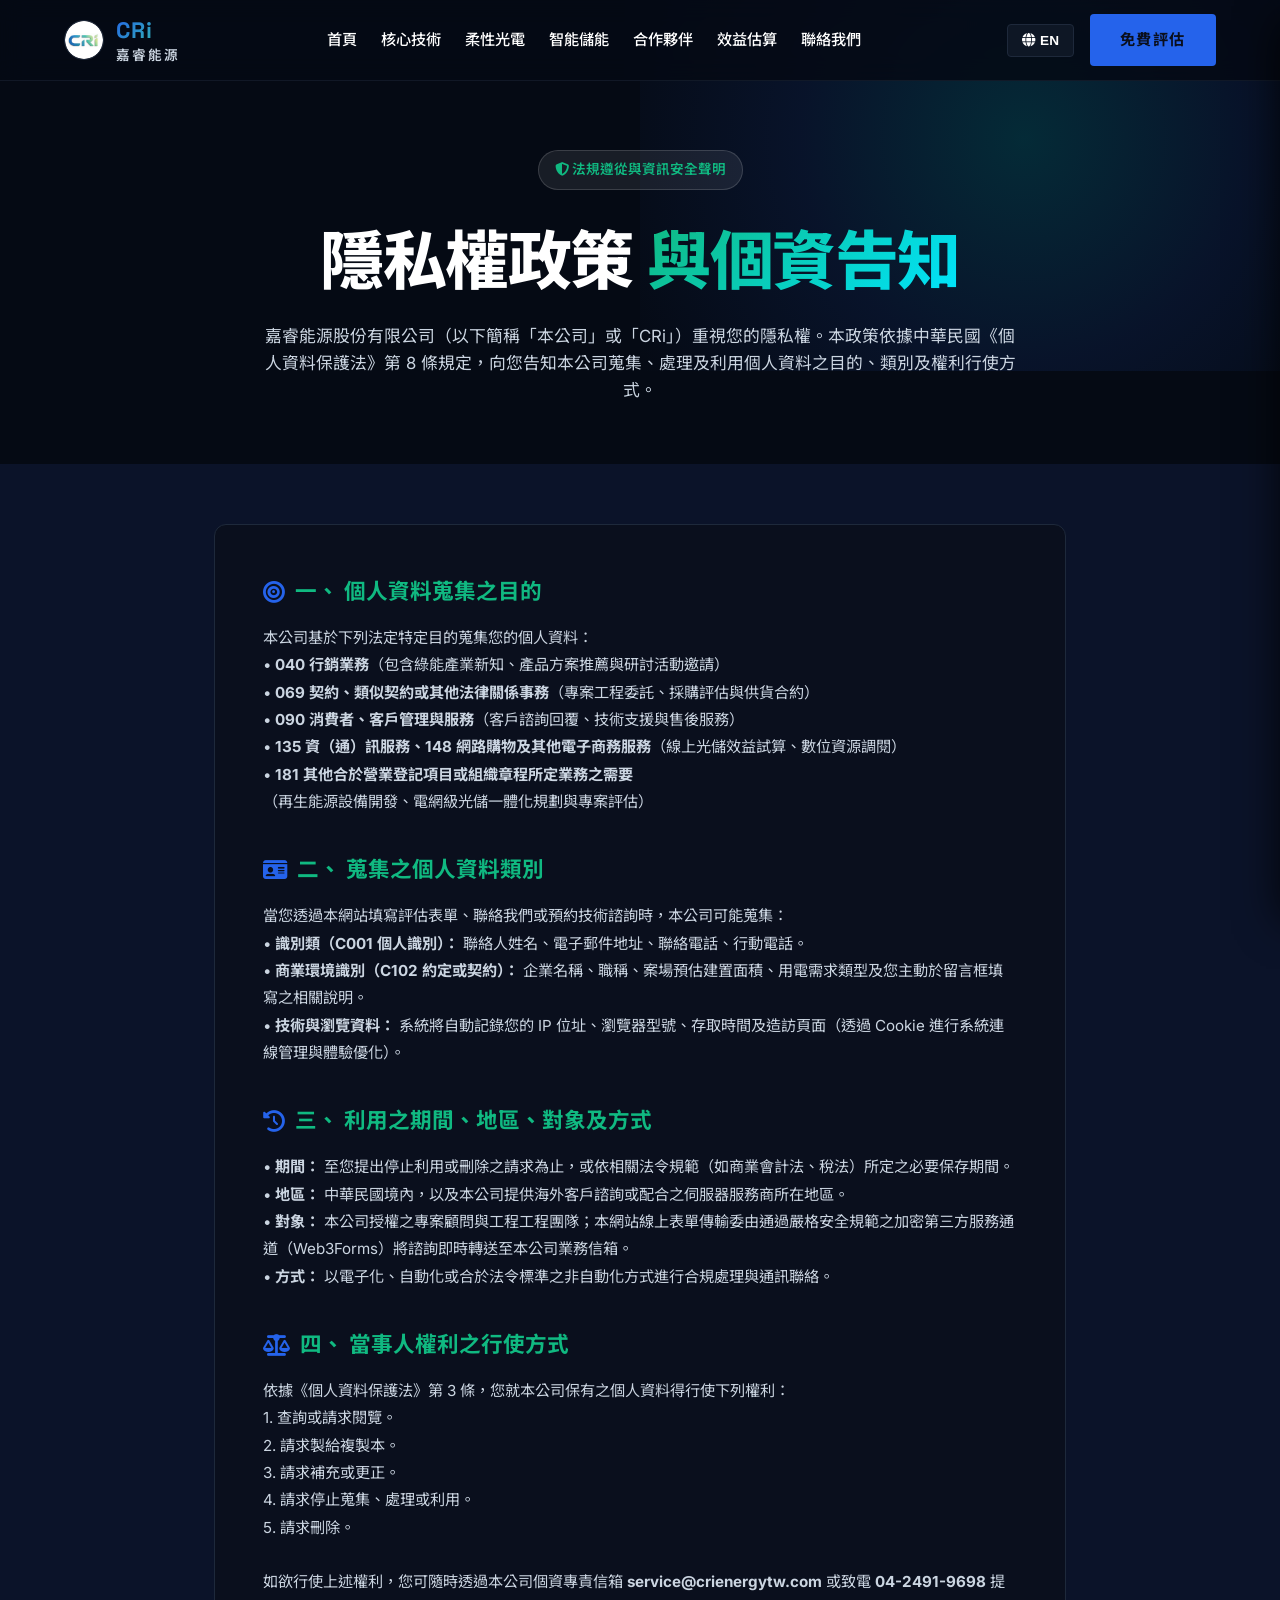
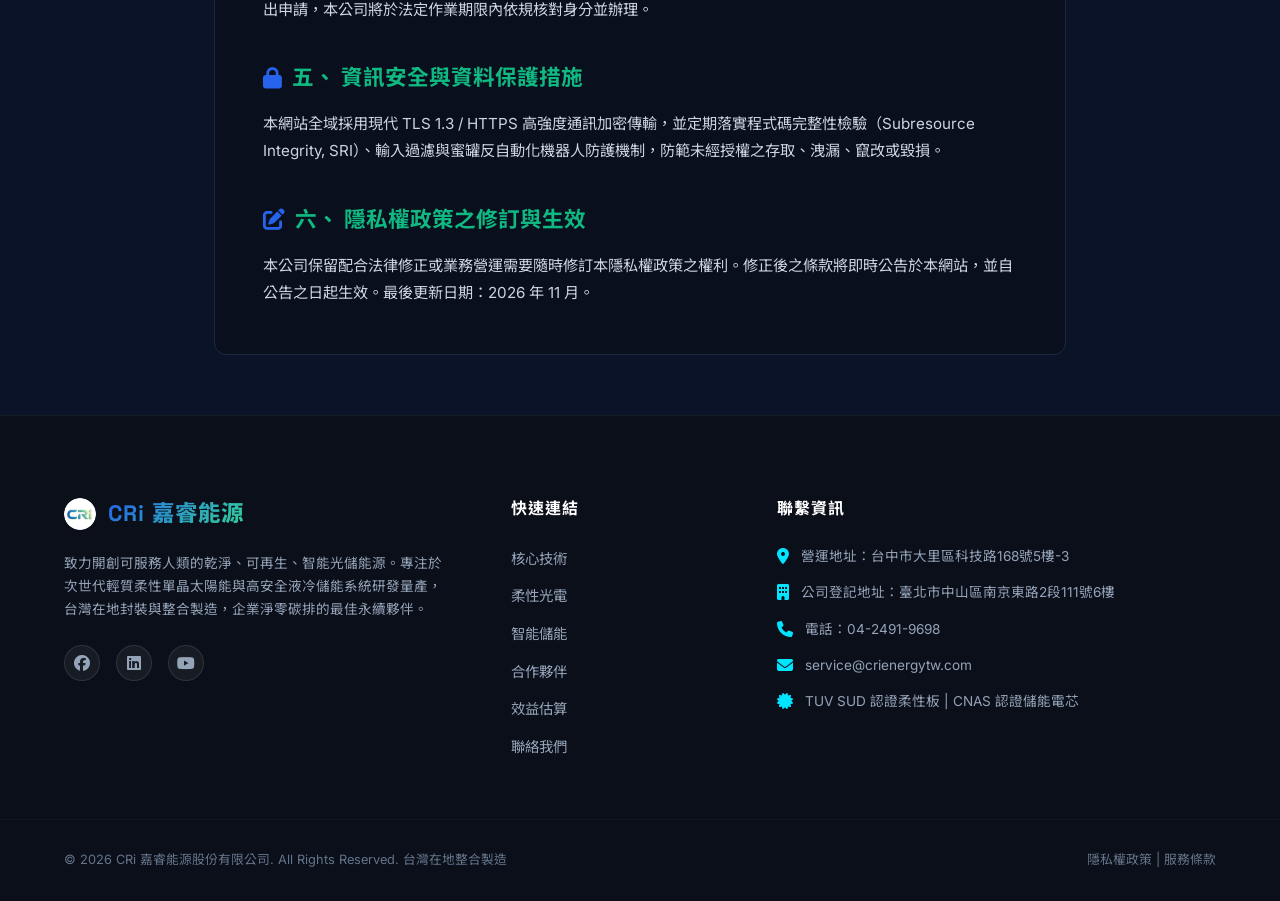
<file: privacy.html>
<!DOCTYPE html>
<html lang="zh-Hant">
<head>
    <meta charset="UTF-8">
    <meta name="viewport" content="width=device-width, initial-scale=1.0">
    <title>隱私權政策 | CRi 嘉睿能源</title>
    <meta name="description" content="CRi 嘉睿能源隱私權政策。說明本公司如何依據中華民國《個人資料保護法》蒐集、處理、利用與保護您的個人資料，落實企業誠信與資安防護。">
    <meta name="keywords" content="隱私權政策, 個資保護, 個人資料保護法, 資訊安全, CRi嘉睿能源">
    <meta property="og:title" content="隱私權政策 | CRi 嘉睿能源">
    <meta property="og:description" content="CRi 嘉睿能源隱私權政策。說明本公司如何依據中華民國《個人資料保護法》蒐集、處理、利用與保護您的個人資料。">
    <meta property="og:type" content="website">
    <meta property="og:url" content="https://www.crienergytw.com/privacy">
    <meta property="og:image" content="https://www.crienergytw.com/images/logo.png">
        <!-- Geographic & Localization Meta Tags (Natural GEO) -->
    <meta name="geo.region" content="TW-TXG">
    <meta name="geo.placename" content="台中市大里區">
    <meta name="geo.position" content="24.0991;120.6974">
    <meta name="ICBM" content="24.0991, 120.6974">
    <meta http-equiv="X-Content-Type-Options" content="nosniff">
    <meta name="referrer" content="strict-origin-when-cross-origin">
    <!-- Google Fonts -->
    <link rel="preconnect" href="https://fonts.googleapis.com">
    <link rel="preconnect" href="https://fonts.gstatic.com" crossorigin>
    <link href="https://fonts.googleapis.com/css2?family=Space+Grotesk:wght@400;500;600;700&family=Inter:wght@400;500;600;700&family=Noto+Sans+TC:wght@300;400;500;700&display=swap" rel="stylesheet">
    <!-- FontAwesome for Icons with SRI -->
    <link rel="stylesheet" href="https://cdnjs.cloudflare.com/ajax/libs/font-awesome/6.4.0/css/all.min.css" integrity="sha512-iecdLmaskl7CVkqkXNQ/ZH/XLlvWZOJyj7Yy7tcenmpD1ypASozpmT/E0iPtmFIB46ZmdtAc9eNBvH0H/ZpiBw==" crossorigin="anonymous" referrerpolicy="no-referrer">
    <!-- Custom Style Sheet -->
    <link rel="stylesheet" href="styles.css">
    <link rel="icon" type="image/png" href="images/logo.png">
    <link rel="canonical" href="https://www.crienergytw.com/privacy">
</head>
<body class="lang-zh">
    <!-- Navigation Header -->
    <header class="header">
        <div class="container nav-container">
            <a href="./" class="logo">
                <img src="images/logo.png" alt="CRi Logo" width="40" height="40" style="border-radius:50%; object-fit:cover; border: 1.5px solid var(--border);">
                <div class="logo-text">
                    <span class="brand-cri">CRi</span>
                    <span class="brand-name" lang="zh">嘉睿能源</span>
                    <span class="brand-name" lang="en">Energy</span>
                </div>
            </a>

            <nav class="nav-links">
                <a href="./"><span lang="zh">首頁</span><span lang="en">Home</span></a>
                <a href="about"><span lang="zh">核心技術</span><span lang="en">Tech</span></a>
                <a href="products-solar"><span lang="zh">柔性光電</span><span lang="en">Solar</span></a>
                <a href="products-storage"><span lang="zh">智能儲能</span><span lang="en">Storage</span></a>
                <a href="partnerships"><span lang="zh">合作夥伴</span><span lang="en">Partnerships</span></a>
                <a href="calculator"><span lang="zh">效益估算</span><span lang="en">ROI Calc</span></a>
                <a href="contact"><span lang="zh">聯絡我們</span><span lang="en">Contact</span></a>
            </nav>

            <div class="header-actions">
                <button class="lang-switch-btn" id="langToggle">
                    <span lang="zh"><i class="fa-solid fa-globe"></i> EN</span>
                    <span lang="en"><i class="fa-solid fa-globe"></i> 繁中</span>
                </button>
                <a href="contact" class="btn btn-accent nav-cta">
                    <span lang="zh">免費評估</span>
                    <span lang="en">Free Quote</span>
                </a>
                <button class="mobile-nav-toggle" aria-label="Toggle navigation">
                    <i class="fa-solid fa-bars"></i>
                </button>
            </div>
        </div>
    </header>

    <!-- Mobile Drawer Navigation -->
    <div class="mobile-drawer">
        <div class="drawer-header">
            <span class="brand-cri">CRi 嘉睿能源</span>
            <button class="drawer-close"><i class="fa-solid fa-xmark"></i></button>
        </div>
        <nav class="drawer-links">
            <a href="./" class="drawer-link"><span lang="zh">首頁</span><span lang="en">Home</span></a>
            <a href="about" class="drawer-link"><span lang="zh">核心技術</span><span lang="en">Tech</span></a>
            <a href="products-solar" class="drawer-link"><span lang="zh">柔性光電</span><span lang="en">Solar</span></a>
            <a href="products-storage" class="drawer-link"><span lang="zh">智能儲能</span><span lang="en">Storage</span></a>
            <a href="partnerships" class="drawer-link"><span lang="zh">合作夥伴</span><span lang="en">Partnerships</span></a>
            <a href="calculator" class="drawer-link"><span lang="zh">效益估算</span><span lang="en">ROI Calc</span></a>
            <a href="contact" class="drawer-link"><span lang="zh">聯絡我們</span><span lang="en">Contact</span></a>
            <a href="contact" class="drawer-link btn btn-accent text-center mt-2"><span lang="zh">免費評估</span><span lang="en">Free Quote</span></a>
        </nav>
    </div>

    <!-- Inner Hero -->
    <section class="hero-section" style="padding: 150px 0 60px 0;">
        <div class="hero-bg-glow"></div>
        <div class="container text-center">
            <div class="tagline" style="margin: 0 auto 20px auto;">
                <span lang="zh"><i class="fa-solid fa-shield-halved"></i> 法規遵從與資訊安全聲明</span>
                <span lang="en"><i class="fa-solid fa-shield-halved"></i> Compliance &amp; Data Security</span>
            </div>
            <h1 lang="zh" class="inner-hero-title">隱私權政策 <span class="gradient-text">與個資告知</span></h1>
            <h1 lang="en" class="inner-hero-title">Privacy Policy &amp; <span class="gradient-text">Data Protection</span></h1>
            <p lang="zh" style="color: var(--gray); font-size: 1.05rem; max-width: 760px; margin: 0 auto;">
                嘉睿能源股份有限公司（以下簡稱「本公司」或「CRi」）重視您的隱私權。本政策依據中華民國《個人資料保護法》第 8 條規定，向您告知本公司蒐集、處理及利用個人資料之目的、類別及權利行使方式。
            </p>
            <p lang="en" style="color: var(--gray); font-size: 1.05rem; max-width: 760px; margin: 0 auto;">
                CRi Energy Co., Ltd. ("CRi", "we", or "our") is dedicated to protecting your privacy and personal data in strict compliance with the Personal Data Protection Act of the Republic of China (Taiwan) and international best practices.
            </p>
        </div>
    </section>

    <!-- Main Content Section -->
    <section class="section bg-light" style="padding: 60px 0;">
        <div class="container" style="max-width: 900px;">
            <div style="background: var(--light); border: 1px solid var(--border); border-radius: var(--radius-lg); padding: 48px; line-height: 1.8; color: var(--dark);">
                
                <!-- Section 1 -->
                <div style="margin-bottom: 36px;">
                    <h3 style="font-size: 1.35rem; color: var(--primary); margin-bottom: 12px; display: flex; align-items: center; gap: 10px;">
                        <i class="fa-solid fa-bullseye" style="color: var(--accent);"></i>
                        <span lang="zh">一、 個人資料蒐集之目的</span>
                        <span lang="en">1. Purpose of Data Collection</span>
                    </h3>
                    <p lang="zh" style="color: var(--gray); font-size: 0.95rem;">
                        本公司基於下列法定特定目的蒐集您的個人資料：<br>
                        • <strong>040 行銷業務</strong>（包含綠能產業新知、產品方案推薦與研討活動邀請）<br>
                        • <strong>069 契約、類似契約或其他法律關係事務</strong>（專案工程委託、採購評估與供貨合約）<br>
                        • <strong>090 消費者、客戶管理與服務</strong>（客戶諮詢回覆、技術支援與售後服務）<br>
                        • <strong>135 資（通）訊服務、148 網路購物及其他電子商務服務</strong>（線上光儲效益試算、數位資源調閱）<br>
                        • <strong>181 其他合於營業登記項目或組織章程所定業務之需要</strong>（再生能源設備開發、電網級光儲一體化規劃與專案評估）
                    </p>
                    <p lang="en" style="color: var(--gray); font-size: 0.95rem;">
                        Personal data is collected for business inquiry fulfillment, feasibility evaluation of solar and storage assets, commercial contract performance, and customer technical advisory services.
                    </p>
                </div>

                <!-- Section 2 -->
                <div style="margin-bottom: 36px;">
                    <h3 style="font-size: 1.35rem; color: var(--primary); margin-bottom: 12px; display: flex; align-items: center; gap: 10px;">
                        <i class="fa-solid fa-id-card" style="color: var(--accent);"></i>
                        <span lang="zh">二、 蒐集之個人資料類別</span>
                        <span lang="en">2. Categories of Personal Data Collected</span>
                    </h3>
                    <p lang="zh" style="color: var(--gray); font-size: 0.95rem;">
                        當您透過本網站填寫評估表單、聯絡我們或預約技術諮詢時，本公司可能蒐集：<br>
                        • <strong>識別類（C001 個人識別）：</strong> 聯絡人姓名、電子郵件地址、聯絡電話、行動電話。<br>
                        • <strong>商業環境識別（C102 約定或契約）：</strong> 企業名稱、職稱、案場預估建置面積、用電需求類型及您主動於留言框填寫之相關說明。<br>
                        • <strong>技術與瀏覽資料：</strong> 系統將自動記錄您的 IP 位址、瀏覽器型號、存取時間及造訪頁面（透過 Cookie 進行系統連線管理與體驗優化）。
                    </p>
                    <p lang="en" style="color: var(--gray); font-size: 0.95rem;">
                        Data collected includes contact name, corporate entity, job role, phone number, email address, rooftop/land project dimensions, and technical browsing logs required for site security.
                    </p>
                </div>

                <!-- Section 3 -->
                <div style="margin-bottom: 36px;">
                    <h3 style="font-size: 1.35rem; color: var(--primary); margin-bottom: 12px; display: flex; align-items: center; gap: 10px;">
                        <i class="fa-solid fa-clock-rotate-left" style="color: var(--accent);"></i>
                        <span lang="zh">三、 利用之期間、地區、對象及方式</span>
                        <span lang="en">3. Period, Territory, Recipients, and Method</span>
                    </h3>
                    <p lang="zh" style="color: var(--gray); font-size: 0.95rem;">
                        • <strong>期間：</strong> 至您提出停止利用或刪除之請求為止，或依相關法令規範（如商業會計法、稅法）所定之必要保存期間。<br>
                        • <strong>地區：</strong> 中華民國境內，以及本公司提供海外客戶諮詢或配合之伺服器服務商所在地區。<br>
                        • <strong>對象：</strong> 本公司授權之專案顧問與工程工程團隊；本網站線上表單傳輸委由通過嚴格安全規範之加密第三方服務通道（Web3Forms）將諮詢即時轉送至本公司業務信箱。<br>
                        • <strong>方式：</strong> 以電子化、自動化或合於法令標準之非自動化方式進行合規處理與通訊聯絡。
                    </p>
                    <p lang="en" style="color: var(--gray); font-size: 0.95rem;">
                        Data will be processed for the duration necessary to satisfy commercial inquiries or statutory retention limits, within Taiwan and relevant project operating jurisdictions, using encrypted transmission.
                    </p>
                </div>

                <!-- Section 4 -->
                <div style="margin-bottom: 36px;">
                    <h3 style="font-size: 1.35rem; color: var(--primary); margin-bottom: 12px; display: flex; align-items: center; gap: 10px;">
                        <i class="fa-solid fa-scale-balanced" style="color: var(--accent);"></i>
                        <span lang="zh">四、 當事人權利之行使方式</span>
                        <span lang="en">4. Data Subject Rights</span>
                    </h3>
                    <p lang="zh" style="color: var(--gray); font-size: 0.95rem;">
                        依據《個人資料保護法》第 3 條，您就本公司保有之個人資料得行使下列權利：<br>
                        1. 查詢或請求閱覽。<br>
                        2. 請求製給複製本。<br>
                        3. 請求補充或更正。<br>
                        4. 請求停止蒐集、處理或利用。<br>
                        5. 請求刪除。<br><br>
                        如欲行使上述權利，您可隨時透過本公司個資專責信箱 <strong>service@crienergytw.com</strong> 或致電 <strong>04-2491-9698</strong> 提出申請，本公司將於法定作業期限內依規核對身分並辦理。
                    </p>
                    <p lang="en" style="color: var(--gray); font-size: 0.95rem;">
                        You retain the statutory rights to review, copy, rectify, cease processing, or erase your personal data. Please submit requests to service@crienergytw.com.
                    </p>
                </div>

                <!-- Section 5 -->
                <div style="margin-bottom: 36px;">
                    <h3 style="font-size: 1.35rem; color: var(--primary); margin-bottom: 12px; display: flex; align-items: center; gap: 10px;">
                        <i class="fa-solid fa-lock" style="color: var(--accent);"></i>
                        <span lang="zh">五、 資訊安全與資料保護措施</span>
                        <span lang="en">5. Data Security Measures</span>
                    </h3>
                    <p lang="zh" style="color: var(--gray); font-size: 0.95rem;">
                        本網站全域採用現代 TLS 1.3 / HTTPS 高強度通訊加密傳輸，並定期落實程式碼完整性檢驗（Subresource Integrity, SRI）、輸入過濾與蜜罐反自動化機器人防護機制，防範未經授權之存取、洩漏、竄改或毀損。
                    </p>
                    <p lang="en" style="color: var(--gray); font-size: 0.95rem;">
                        We employ full-site TLS encryption, Subresource Integrity (SRI) on external scripts, and anti-abuse safeguards to prevent unauthorized access or data exposure.
                    </p>
                </div>

                <!-- Section 6 -->
                <div>
                    <h3 style="font-size: 1.35rem; color: var(--primary); margin-bottom: 12px; display: flex; align-items: center; gap: 10px;">
                        <i class="fa-solid fa-pen-to-square" style="color: var(--accent);"></i>
                        <span lang="zh">六、 隱私權政策之修訂與生效</span>
                        <span lang="en">6. Policy Amendments</span>
                    </h3>
                    <p lang="zh" style="color: var(--gray); font-size: 0.95rem;">
                        本公司保留配合法律修正或業務營運需要隨時修訂本隱私權政策之權利。修正後之條款將即時公告於本網站，並自公告之日起生效。最後更新日期：2026 年 11 月。
                    </p>
                    <p lang="en" style="color: var(--gray); font-size: 0.95rem;">
                        We reserve the right to amend this Privacy Policy in response to legal or technical evolutions. Revisions become effective upon posting. Last updated: November 2026.
                    </p>
                </div>

            </div>
        </div>
    </section>

    <!-- Footer -->
    <footer class="footer">
        <div class="container footer-grid">
            <div class="footer-brand">
                <div class="logo">
                    <img src="images/logo.png" alt="CRi Logo" width="32" height="32" style="border-radius:50%; object-fit:cover;">
                    <span class="brand-cri">CRi 嘉睿能源</span>
                </div>
                <p lang="zh" class="footer-desc">致力開創可服務人類的乾淨、可再生、智能光儲能源。專注於次世代輕質柔性單晶太陽能與高安全液冷儲能系統研發量產，台灣在地封裝與整合製造，企業淨零碳排的最佳永續夥伴。</p>
                <p lang="en" class="footer-desc">Committed to developing clean, renewable, and intelligent solar & storage systems that serve humanity. Offering Taiwan-made flexible modules and advanced LFP storage cabinets.</p>
                <div class="social-links">
                    <a href="#" aria-label="Facebook" rel="noopener noreferrer"><i class="fa-brands fa-facebook"></i></a>
                    <a href="#" aria-label="LinkedIn" rel="noopener noreferrer"><i class="fa-brands fa-linkedin"></i></a>
                    <a href="#" aria-label="YouTube" rel="noopener noreferrer"><i class="fa-brands fa-youtube"></i></a>
                </div>
            </div>

            <div class="footer-links">
                <h4 lang="zh">快速連結</h4>
                <h4 lang="en">Quick Links</h4>
                <ul>
                    <li><a href="about"><span lang="zh">核心技術</span><span lang="en">Tech</span></a></li>
                    <li><a href="products-solar"><span lang="zh">柔性光電</span><span lang="en">Solar</span></a></li>
                    <li><a href="products-storage"><span lang="zh">智能儲能</span><span lang="en">Storage</span></a></li>
                    <li><a href="partnerships"><span lang="zh">合作夥伴</span><span lang="en">Partnerships</span></a></li>
                    <li><a href="calculator"><span lang="zh">效益估算</span><span lang="en">ROI Calc</span></a></li>
                    <li><a href="contact"><span lang="zh">聯絡我們</span><span lang="en">Contact</span></a></li>
                </ul>
            </div>

            <div class="footer-contact">
                <h4 lang="zh">聯繫資訊</h4>
                <h4 lang="en">Contact Info</h4>
                <ul class="contact-list">
                    <li><i class="fa-solid fa-location-dot"></i> <span lang="zh">營運地址：台中市大里區科技路168號5樓-3</span><span lang="en">Operating Address: 5F.-3, No. 168, Keji Rd., Dali Dist., Taichung City, Taiwan</span></li>
                    <li><i class="fa-solid fa-building"></i> <span lang="zh">公司登記地址：臺北市中山區南京東路2段111號6樓</span><span lang="en">Registered Office: 6F., No. 111, Sec. 2, Nanjing E. Rd., Zhongshan Dist., Taipei City, Taiwan</span></li>
                    <li><i class="fa-solid fa-phone"></i> <span lang="zh">電話：04-2491-9698</span><span lang="en">Phone: +886-4-2491-9698</span></li>
                    <li><i class="fa-solid fa-envelope"></i> service@crienergytw.com</li>
                    <li><i class="fa-solid fa-certificate"></i> <span lang="zh">TUV SUD 認證柔性板 | CNAS 認證儲能電芯</span><span lang="en">TUV SUD Certified Solar | CNAS Certified Cells</span></li>
                </ul>
            </div>
        </div>

        <div class="footer-bottom">
            <div class="container footer-bottom-flex">
                <p>&copy; 2026 CRi 嘉睿能源股份有限公司. All Rights Reserved. <span lang="zh">台灣在地整合製造</span><span lang="en">Integrated in Taiwan</span></p>
                <p>
                    <a href="privacy"><span lang="zh">隱私權政策</span><span lang="en">Privacy Policy</span></a> | 
                    <a href="terms"><span lang="zh">服務條款</span><span lang="en">Terms of Service</span></a>
                </p>
            </div>
        </div>
    </footer>

    <!-- Custom Script -->
    <script src="script.js"></script>
</body>
</html>
</file>
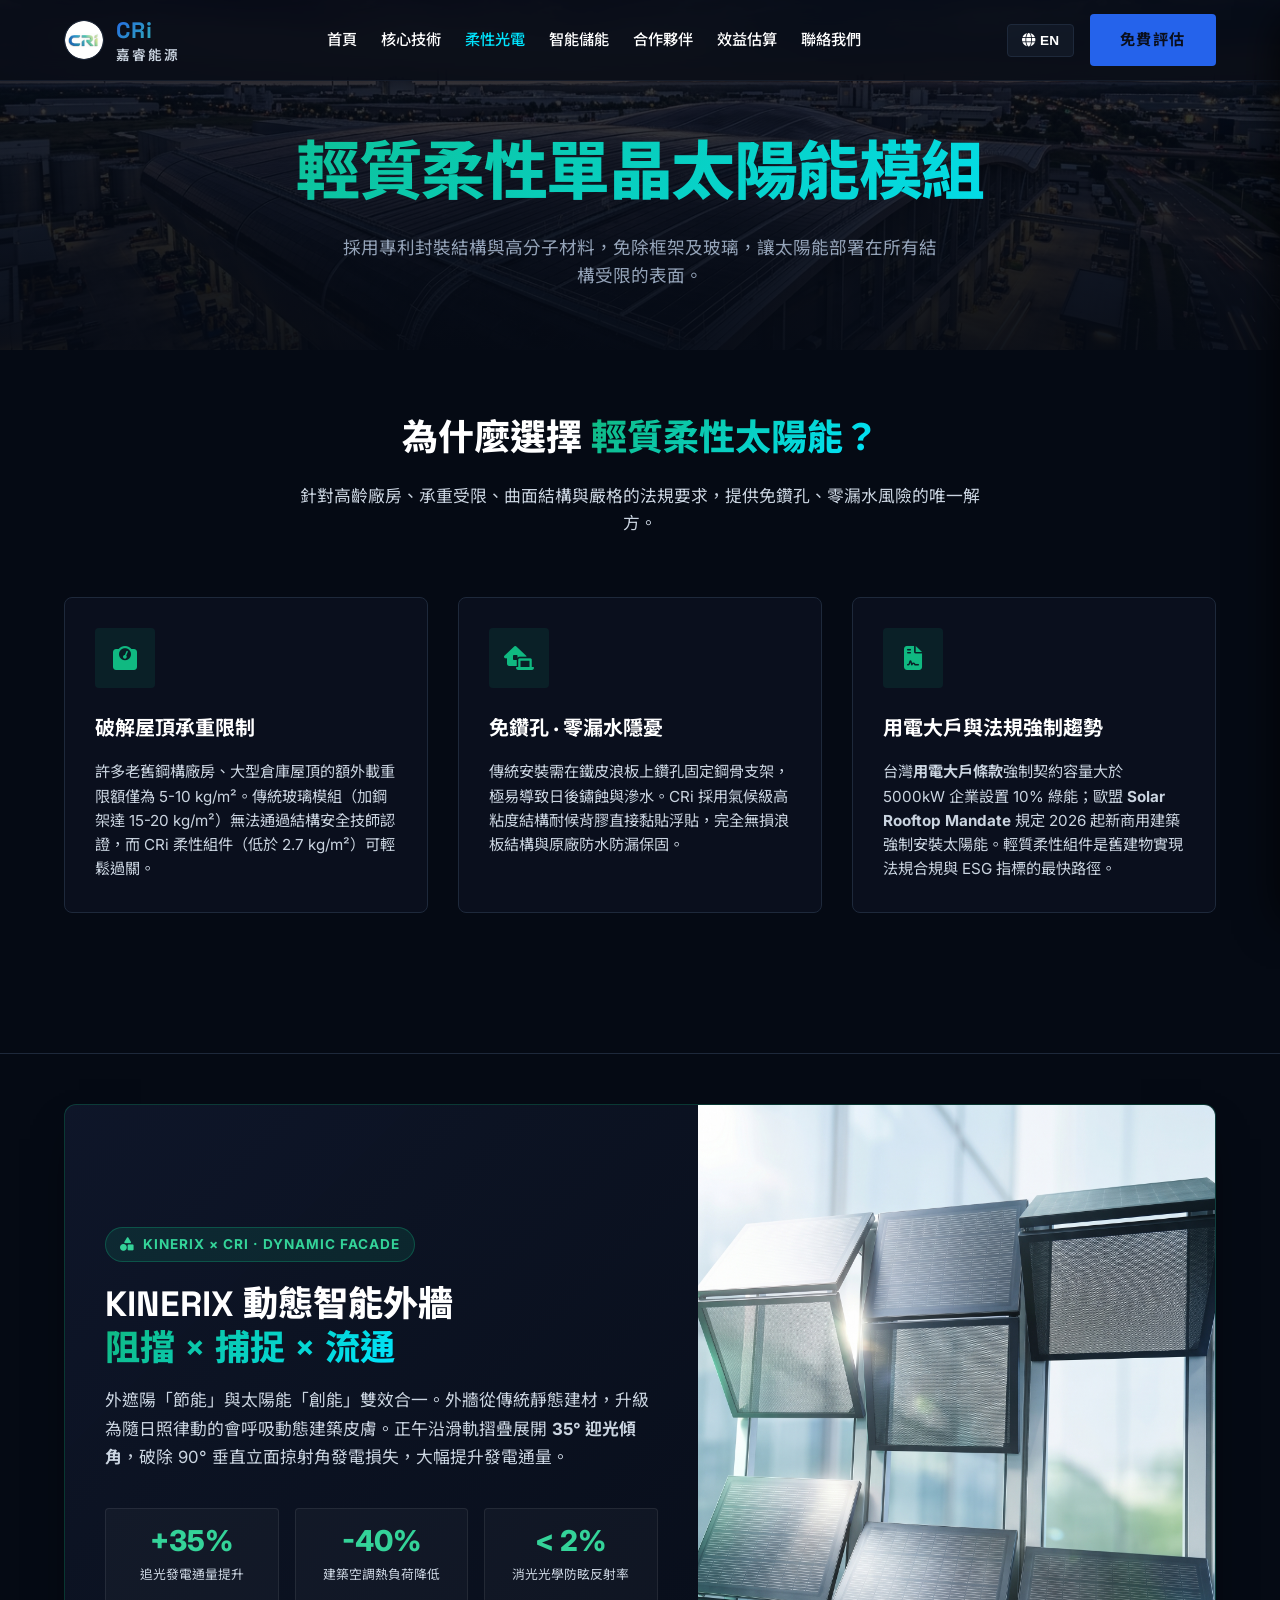
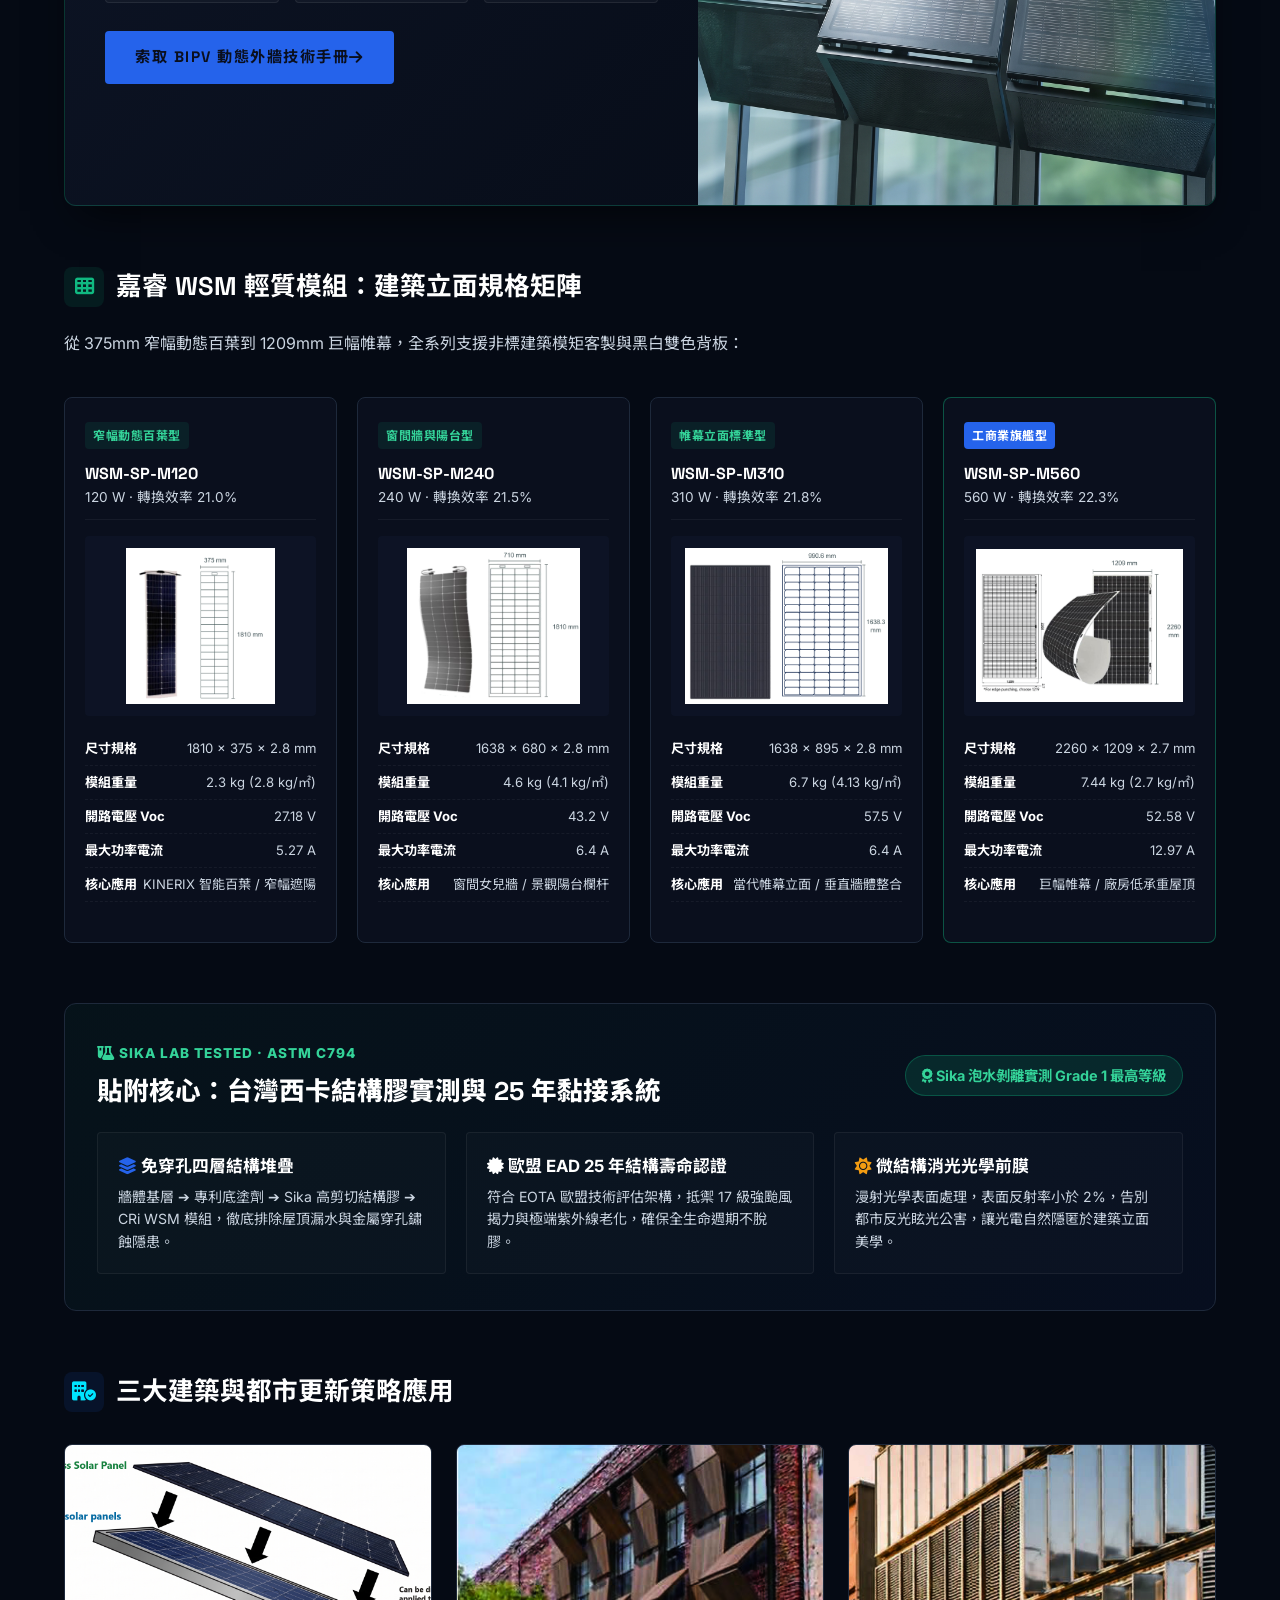
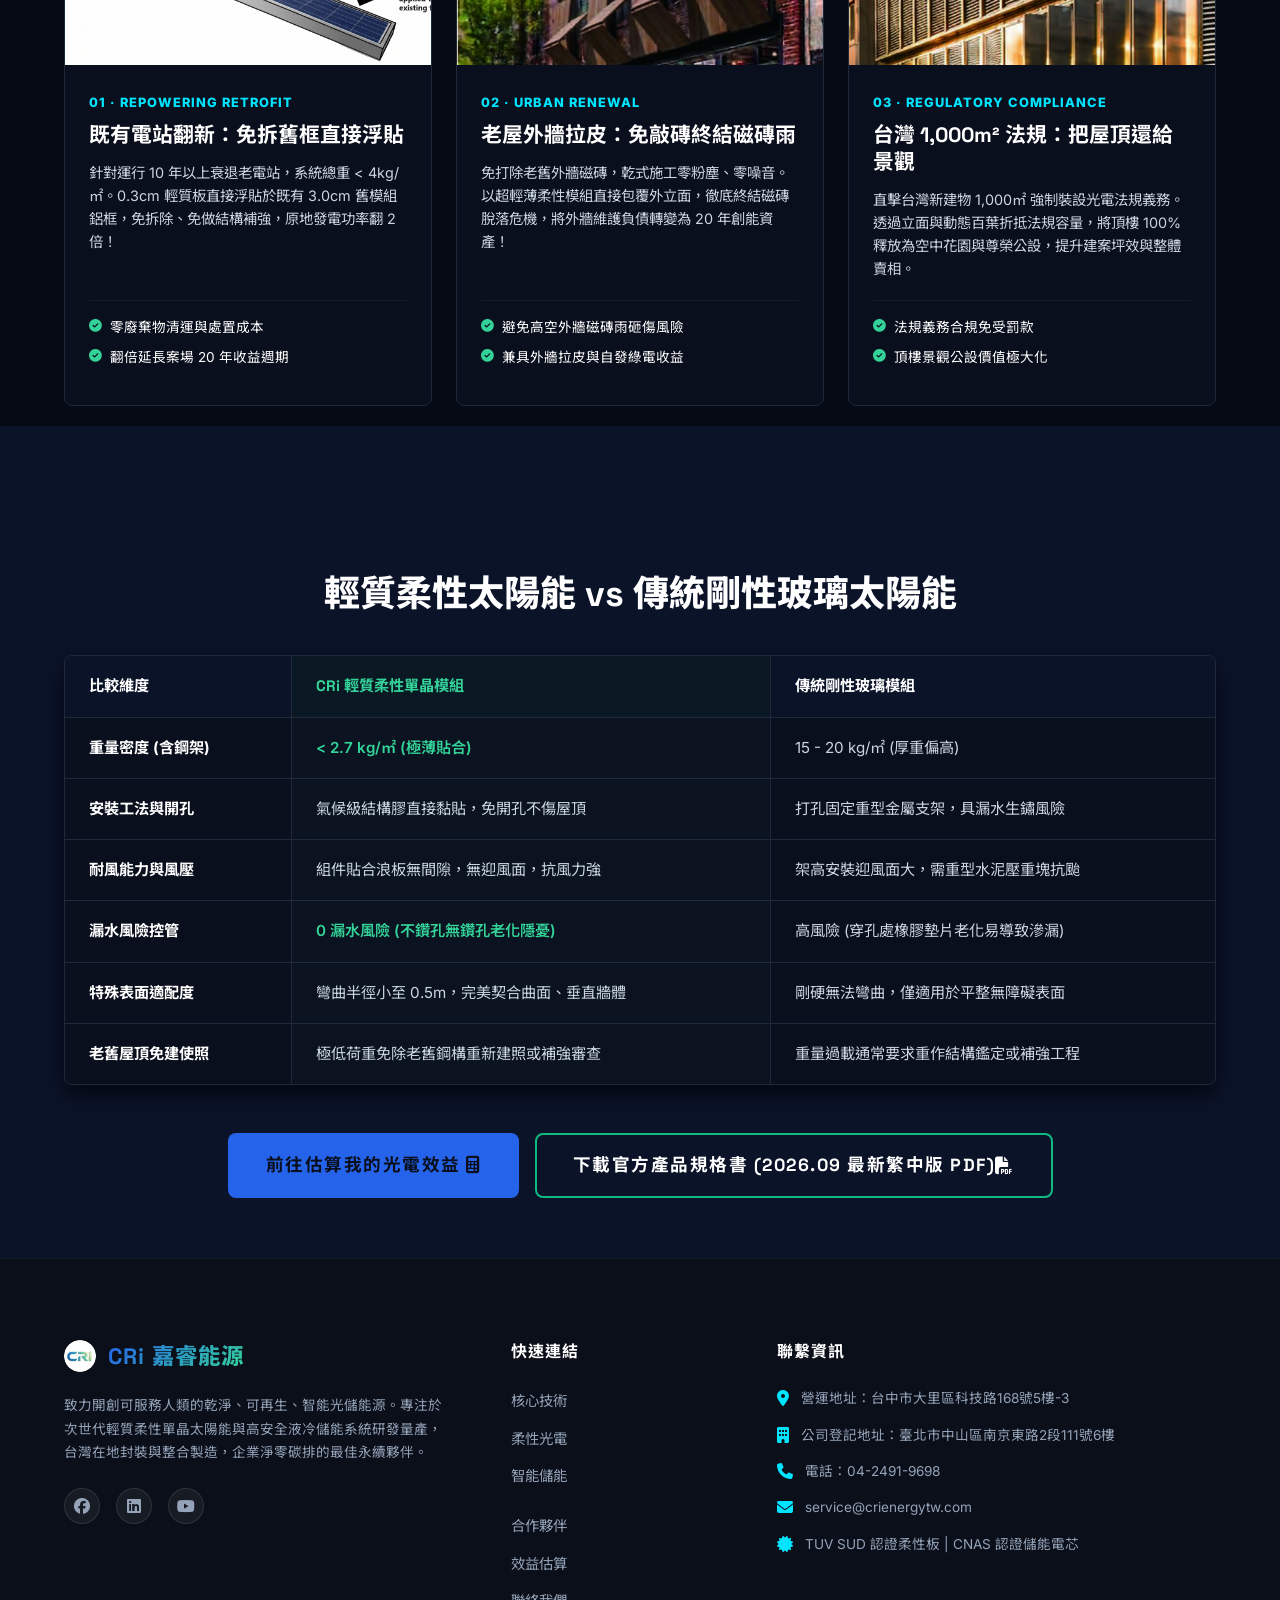
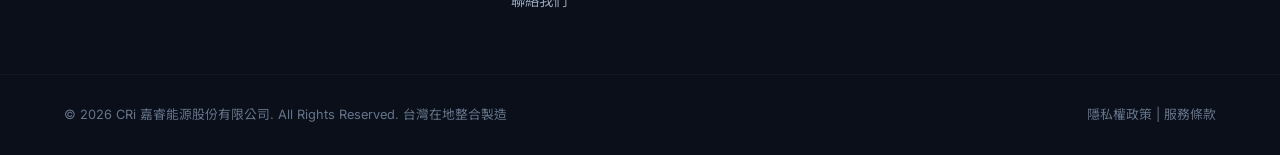
<file: products-solar.html>
<!DOCTYPE html>
<html lang="zh-Hant">
<head>
    <meta charset="UTF-8">
    <meta name="viewport" content="width=device-width, initial-scale=1.0">
    <title>輕質柔性單晶太陽能模組 | CRi 嘉睿能源</title>
    <meta name="description" content="專利高分子封裝輕質柔性太陽能組件。厚度僅 2.7mm、重量低於 2.7 kg/m²，免鑽孔、零漏水風險。完美適用於高齡廠房屋頂、溫室大棚、帷幕立面及舊電站覆貼改造。">
    <meta name="keywords" content="柔性太陽能板, 輕量化太陽能, BIPV 牆體, 溫室太陽能, 舊電站改造, 覆貼光電">
    <meta property="og:title" content="輕質柔性單晶太陽能模組 | CRi 嘉睿能源">
    <meta property="og:description" content="專利高分子封裝輕質柔性太陽能組件。厚度僅 2.7mm、重量低於 2.7 kg/m²，免鑽孔、零漏水風險。完美適用於高齡廠房屋頂、溫室大棚、帷幕立面及舊電站覆貼改造。">
    <meta property="og:type" content="website">
    <meta property="og:url" content="https://www.crienergytw.com/products-solar">
    <meta property="og:image" content="https://www.crienergytw.com/images/logo.png">
        <!-- Geographic & Localization Meta Tags (Natural GEO) -->
    <meta name="geo.region" content="TW-TXG">
    <meta name="geo.placename" content="台中市大里區">
    <meta name="geo.position" content="24.0991;120.6974">
    <meta name="ICBM" content="24.0991, 120.6974">
    <meta http-equiv="X-Content-Type-Options" content="nosniff">
    <meta name="referrer" content="strict-origin-when-cross-origin">
    <!-- Google Fonts -->
    <link rel="preconnect" href="https://fonts.googleapis.com">
    <link rel="preconnect" href="https://fonts.gstatic.com" crossorigin>
    <link href="https://fonts.googleapis.com/css2?family=Space+Grotesk:wght@400;500;600;700&family=Inter:wght@400;500;600;700&family=Noto+Sans+TC:wght@300;400;500;700&display=swap" rel="stylesheet">
    <!-- FontAwesome for Icons -->
    <link rel="stylesheet" href="https://cdnjs.cloudflare.com/ajax/libs/font-awesome/6.4.0/css/all.min.css" integrity="sha512-iecdLmaskl7CVkqkXNQ/ZH/XLlvWZOJyj7Yy7tcenmpD1ypASozpmT/E0iPtmFIB46ZmdtAc9eNBvH0H/ZpiBw==" crossorigin="anonymous" referrerpolicy="no-referrer">
    <!-- Custom Style Sheet -->
    <link rel="stylesheet" href="styles.css">
    <link rel="icon" type="image/png" href="images/logo.png">
    <link rel="canonical" href="https://www.crienergytw.com/products-solar">
</head>
<body class="lang-zh">
    <!-- Navigation Header -->
    <header class="header">
        <div class="container nav-container">
            <a href="./" class="logo">
                <img src="images/logo.png" alt="CRi Logo" width="40" height="40" style="border-radius:50%; object-fit:cover; border: 1.5px solid var(--border);">
                <div class="logo-text">
                    <span class="brand-cri">CRi</span>
                    <span class="brand-name" lang="zh">嘉睿能源</span>
                    <span class="brand-name" lang="en">Energy</span>
                </div>
            </a>

            <nav class="nav-links">
                <a href="./"><span lang="zh">首頁</span><span lang="en">Home</span></a>
                <a href="about"><span lang="zh">核心技術</span><span lang="en">Tech</span></a>
                <a href="products-solar" class="active"><span lang="zh">柔性光電</span><span lang="en">Solar</span></a>
                <a href="products-storage"><span lang="zh">智能儲能</span><span lang="en">Storage</span></a>
                <a href="partnerships"><span lang="zh">合作夥伴</span><span lang="en">Partnerships</span></a>
                <a href="calculator"><span lang="zh">效益估算</span><span lang="en">ROI Calc</span></a>
                <a href="contact"><span lang="zh">聯絡我們</span><span lang="en">Contact</span></a>
            </nav>

            <div class="header-actions">
                <button class="lang-switch-btn" id="langToggle">
                    <span lang="zh"><i class="fa-solid fa-globe"></i> EN</span>
                    <span lang="en"><i class="fa-solid fa-globe"></i> 繁中</span>
                </button>
                <a href="contact" class="btn btn-accent nav-cta">
                    <span lang="zh">免費評估</span>
                    <span lang="en">Free Quote</span>
                </a>
                <button class="mobile-nav-toggle" aria-label="Toggle navigation">
                    <i class="fa-solid fa-bars"></i>
                </button>
            </div>
        </div>
    </header>

    <!-- Mobile Drawer Navigation -->
    <div class="mobile-drawer">
        <div class="drawer-header">
            <span class="brand-cri">CRi 嘉睿能源</span>
            <button class="drawer-close"><i class="fa-solid fa-xmark"></i></button>
        </div>
        <nav class="drawer-links">
            <a href="./" class="drawer-link"><span lang="zh">首頁</span><span lang="en">Home</span></a>
            <a href="about" class="drawer-link"><span lang="zh">核心技術</span><span lang="en">Tech</span></a>
            <a href="products-solar" class="drawer-link active"><span lang="zh">柔性光電</span><span lang="en">Solar</span></a>
            <a href="products-storage" class="drawer-link"><span lang="zh">智能儲能</span><span lang="en">Storage</span></a>
            <a href="partnerships" class="drawer-link"><span lang="zh">合作夥伴</span><span lang="en">Partnerships</span></a>
            <a href="calculator" class="drawer-link"><span lang="zh">效益估算</span><span lang="en">ROI Calc</span></a>
            <a href="contact" class="drawer-link"><span lang="zh">聯絡我們</span><span lang="en">Contact</span></a>
            <a href="contact" class="drawer-link btn btn-accent text-center mt-2"><span lang="zh">免費評估</span><span lang="en">Free Quote</span></a>
        </nav>
    </div>

    <!-- Inner Hero -->
    <section class="hero-section hero-solar" style="padding: 120px 0 60px 0;">
        <div class="container text-center">
            <h1 lang="zh" class="gradient-text inner-hero-title">輕質柔性單晶太陽能模組</h1>
            <h1 lang="en" class="gradient-text inner-hero-title">Lightweight Flexible Solar Modules</h1>
            <p lang="zh" style="color: #94a3b8; font-size: 1.1rem; max-width: 600px; margin: 16px auto 0 auto;">採用專利封裝結構與高分子材料，免除框架及玻璃，讓太陽能部署在所有結構受限的表面。</p>
            <p lang="en" style="color: #94a3b8; font-size: 1.1rem; max-width: 600px; margin: 16px auto 0 auto;">Advanced monocrystalline panels designed for corrugated roofs, curved structures, and load-limited buildings.</p>
        </div>
    </section>

    <!-- Why Lightweight & Policy Trends Section -->
    <section class="section" style="padding: 60px 0; border-bottom: 1px solid var(--border);">
        <div class="container">
            <div class="section-header text-center">
                <h2 lang="zh" class="section-title">為什麼選擇 <span class="gradient-text">輕質柔性太陽能？</span></h2>
                <h2 lang="en" class="section-title">Why Choose <span class="gradient-text">Lightweight Flexible Solar?</span></h2>
                <p lang="zh" class="section-subtitle">針對高齡廠房、承重受限、曲面結構與嚴格的法規要求，提供免鑽孔、零漏水風險的唯一解方。</p>
                <p lang="en" class="section-subtitle">The ultimate solar solution for load-limited roofs, curved structures, and strict net-zero mandates.</p>
            </div>

            <div class="features-grid" style="margin-top: 40px;">
                <!-- Advantage 1: Load limits -->
                <div class="feature-card" style="border: 1px solid var(--border); background: var(--light); padding: 30px; border-radius: var(--radius-md);">
                    <div class="card-icon" style="color: var(--primary);"><i class="fa-solid fa-weight-scale"></i></div>
                    <h3 lang="zh">破解屋頂承重限制</h3>
                    <h3 lang="en">Overcoming Load Barriers</h3>
                    <p lang="zh">許多老舊鋼構廠房、大型倉庫屋頂的額外載重限額僅為 5-10 kg/m²。傳統玻璃模組（加鋼架達 15-20 kg/m²）無法通過結構安全技師認證，而 CRi 柔性組件（低於 2.7 kg/m²）可輕鬆過關。</p>
                    <p lang="en">Many older warehouse and factory roofs can only support an additional 5-10 kg/m². Standard glass panels fail weight audits; CRi modules (under 2.7 kg/m²) pass safety codes easily.</p>
                </div>

                <!-- Advantage 2: No Drilling -->
                <div class="feature-card" style="border: 1px solid var(--border); background: var(--light); padding: 30px; border-radius: var(--radius-md);">
                    <div class="card-icon" style="color: var(--primary);"><i class="fa-solid fa-house-laptop"></i></div>
                    <h3 lang="zh">免鑽孔 · 零漏水隱憂</h3>
                    <h3 lang="en">Zero Drilling, No Leaks</h3>
                    <p lang="zh">傳統安裝需在鐵皮浪板上鑽孔固定鋼骨支架，極易導致日後鏽蝕與滲水。CRi 採用氣候級高粘度結構耐候背膠直接黏貼浮貼，完全無損浪板結構與原廠防水防漏保固。</p>
                    <p lang="en">Traditional brackets require roof drilling, causing water leak risks. CRi panels are bonded flat using high-viscosity structural adhesives with zero penetrations.</p>
                </div>

                <!-- Policy & Trends -->
                <div class="feature-card" style="border: 1px solid var(--border); background: var(--light); padding: 30px; border-radius: var(--radius-md);">
                    <div class="card-icon" style="color: var(--primary);"><i class="fa-solid fa-file-contract"></i></div>
                    <h3 lang="zh">用電大戶與法規強制趨勢</h3>
                    <h3 lang="en">Global Net-Zero Policies</h3>
                    <p lang="zh">台灣<strong>用電大戶條款</strong>強制契約容量大於 5000kW 企業設置 10% 綠能；歐盟 <strong>Solar Rooftop Mandate</strong> 規定 2026 起新商用建築強制安裝太陽能。輕質柔性組件是舊建物實現法規合規與 ESG 指標的最快路徑。</p>
                    <p lang="en">Taiwan's Green Energy Act mandates heavy energy consumers to install solar; EU's Rooftop Mandate enforces solar on public buildings from 2026. Flexible solar provides the fastest path to ESG compliance.</p>
                </div>
            </div>
        </div>
    </section>

    
    <!-- KINERIX & Dynamic Facade Architecture Showcase -->
    <section class="section" style="padding-top: 50px; padding-bottom: 20px;">
        <div class="container">
            <div class="kinerix-hero-card">
                <div class="kinerix-hero-content">
                    <span class="kinerix-tag">
                        <i class="fa-solid fa-shapes"></i> KINERIX × CRi · Dynamic Facade
                    </span>
                    <h2 lang="zh" class="kinerix-title">KINERIX 動態智能外牆<br><span class="gradient-text">阻擋 × 捕捉 × 流通</span></h2>
                    <h2 lang="en" class="kinerix-title">KINERIX Kinetic Facade<br><span class="gradient-text">Block · Capture · Flow</span></h2>
                    
                    <p lang="zh" style="color: var(--gray); font-size: 1.05rem; line-height: 1.7; margin-bottom: 8px;">
                        外遮陽「節能」與太陽能「創能」雙效合一。外牆從傳統靜態建材，升級為隨日照律動的會呼吸動態建築皮膚。正午沿滑軌摺疊展開 <strong>35° 迎光傾角</strong>，破除 90° 垂直立面掠射角發電損失，大幅提升發電通量。
                    </p>
                    <p lang="en" style="color: var(--gray); font-size: 1.05rem; line-height: 1.7; margin-bottom: 8px;">
                        Dual-efficiency architectural envelope merging exterior solar shading and power generation. Dynamic 35° tilt breaks the cosine deficit of 90° vertical walls, unlocking superior yield with ultra-low parasitic motor load.
                    </p>

                    <div class="kinerix-stats-row">
                        <div class="kinerix-stat-item">
                            <span class="kinerix-stat-val">+35%</span>
                            <span class="kinerix-stat-lbl" lang="zh">追光發電通量提升</span>
                            <span class="kinerix-stat-lbl" lang="en">Generation Boost</span>
                        </div>
                        <div class="kinerix-stat-item">
                            <span class="kinerix-stat-val">-40%</span>
                            <span class="kinerix-stat-lbl" lang="zh">建築空調熱負荷降低</span>
                            <span class="kinerix-stat-lbl" lang="en">Cooling Load Saved</span>
                        </div>
                        <div class="kinerix-stat-item">
                            <span class="kinerix-stat-val">&lt; 2%</span>
                            <span class="kinerix-stat-lbl" lang="zh">消光光學防眩反射率</span>
                            <span class="kinerix-stat-lbl" lang="en">Anti-Glare Reflectance</span>
                        </div>
                    </div>

                    <div style="display:flex; gap:12px; flex-wrap:wrap;">
                        <a href="contact" class="btn btn-accent"><span lang="zh">索取 BIPV 動態外牆技術手冊</span><span lang="en">Request BIPV Whitepaper</span> <i class="fa-solid fa-arrow-right"></i></a>
                    </div>
                </div>
                <div class="kinerix-hero-img-wrap">
                    <img src="images/kinerix_hero_cover.jpg" alt="KINERIX Dynamic Solar Facade" loading="lazy">
                </div>
            </div>

            <!-- Architectural Module Matrix -->
            <div class="subsection-header" style="margin-bottom: 24px; display: flex; align-items: center; gap: 12px;">
                <div style="background: rgba(16,185,129,0.1); color: var(--primary); width: 40px; height: 40px; border-radius: 8px; display: flex; align-items: center; justify-content: center; font-size: 1.2rem;">
                    <i class="fa-solid fa-table-cells"></i>
                </div>
                <div>
                    <h2 lang="zh" style="font-size: 1.6rem; font-weight: 700; color: var(--dark); margin: 0;">嘉睿 WSM 輕質模組：建築立面規格矩陣</h2>
                    <h2 lang="en" style="font-size: 1.6rem; font-weight: 700; color: var(--dark); margin: 0;">WSM Architectural Portfolio & Matrix</h2>
                </div>
            </div>
            <p lang="zh" style="color:var(--gray); margin-bottom:30px;">從 375mm 窄幅動態百葉到 1209mm 巨幅帷幕，全系列支援非標建築模矩客製與黑白雙色背板：</p>
            <p lang="en" style="color:var(--gray); margin-bottom:30px;">From 375mm narrow louvers to 1209mm curtain walls, supporting bespoke architectural modules:</p>

            <div class="wsm-matrix-grid">
                <!-- WSM-SP-M120 -->
                <div class="wsm-card">
                    <span class="wsm-card-badge">窄幅動態百葉型</span>
                    <h4 class="wsm-model-name">WSM-SP-M120</h4>
                    <div class="wsm-card-spec-row">120 W · 轉換效率 21.0%</div>
                    <div class="wsm-img-container">
                        <img src="images/wsm_m120_spec.png" alt="WSM-SP-M120" loading="lazy">
                    </div>
                    <ul class="wsm-card-specs">
                        <li><strong>尺寸規格</strong> 1810 × 375 × 2.8 mm</li>
                        <li><strong>模組重量</strong> 2.3 kg (2.8 kg/㎡)</li>
                        <li><strong>開路電壓 Voc</strong> 27.18 V</li>
                        <li><strong>最大功率電流</strong> 5.27 A</li>
                        <li><strong>核心應用</strong> KINERIX 智能百葉 / 窄幅遮陽</li>
                    </ul>
                </div>

                <!-- WSM-SP-M240 -->
                <div class="wsm-card">
                    <span class="wsm-card-badge">窗間牆與陽台型</span>
                    <h4 class="wsm-model-name">WSM-SP-M240</h4>
                    <div class="wsm-card-spec-row">240 W · 轉換效率 21.5%</div>
                    <div class="wsm-img-container">
                        <img src="images/wsm_m240_spec.png" alt="WSM-SP-M240" loading="lazy">
                    </div>
                    <ul class="wsm-card-specs">
                        <li><strong>尺寸規格</strong> 1638 × 680 × 2.8 mm</li>
                        <li><strong>模組重量</strong> 4.6 kg (4.1 kg/㎡)</li>
                        <li><strong>開路電壓 Voc</strong> 43.2 V</li>
                        <li><strong>最大功率電流</strong> 6.4 A</li>
                        <li><strong>核心應用</strong> 窗間女兒牆 / 景觀陽台欄杆</li>
                    </ul>
                </div>

                <!-- WSM-SP-M310 -->
                <div class="wsm-card">
                    <span class="wsm-card-badge">帷幕立面標準型</span>
                    <h4 class="wsm-model-name">WSM-SP-M310</h4>
                    <div class="wsm-card-spec-row">310 W · 轉換效率 21.8%</div>
                    <div class="wsm-img-container">
                        <img src="images/wsm_m310_spec.png" alt="WSM-SP-M310" loading="lazy">
                    </div>
                    <ul class="wsm-card-specs">
                        <li><strong>尺寸規格</strong> 1638 × 895 × 2.8 mm</li>
                        <li><strong>模組重量</strong> 6.7 kg (4.13 kg/㎡)</li>
                        <li><strong>開路電壓 Voc</strong> 57.5 V</li>
                        <li><strong>最大功率電流</strong> 6.4 A</li>
                        <li><strong>核心應用</strong> 當代帷幕立面 / 垂直牆體整合</li>
                    </ul>
                </div>

                <!-- WSM-SP-M560 -->
                <div class="wsm-card" style="border-color: rgba(16, 185, 129, 0.4);">
                    <span class="wsm-card-badge" style="background:var(--accent); color:#fff;">工商業旗艦型</span>
                    <h4 class="wsm-model-name">WSM-SP-M560</h4>
                    <div class="wsm-card-spec-row">560 W · 轉換效率 22.3%</div>
                    <div class="wsm-img-container">
                        <img src="images/wsm_m560_spec.png" alt="WSM-SP-M560" loading="lazy">
                    </div>
                    <ul class="wsm-card-specs">
                        <li><strong>尺寸規格</strong> 2260 × 1209 × 2.7 mm</li>
                        <li><strong>模組重量</strong> 7.44 kg (2.7 kg/㎡)</li>
                        <li><strong>開路電壓 Voc</strong> 52.58 V</li>
                        <li><strong>最大功率電流</strong> 12.97 A</li>
                        <li><strong>核心應用</strong> 巨幅帷幕 / 廠房低承重屋頂</li>
                    </ul>
                </div>
            </div>

            <!-- Sika Adhesive Testing & Layer Stack -->
            <div style="background: linear-gradient(135deg, rgba(16, 185, 129, 0.05), rgba(37, 99, 235, 0.05)); border: 1px solid var(--border); border-radius: var(--radius-lg); padding: 36px 32px; margin-bottom: 60px;">
                <div style="display:flex; justify-content:space-between; align-items:center; flex-wrap:wrap; gap:16px; margin-bottom:20px;">
                    <div>
                        <span style="font-size:0.85rem; font-weight:800; color:var(--primary-light); text-transform:uppercase; letter-spacing:1px;"><i class="fa-solid fa-flask-vial"></i> SIKA LAB TESTED · ASTM C794</span>
                        <h3 lang="zh" style="font-size:1.6rem; font-weight:800; color:var(--dark); margin:6px 0 0 0;">貼附核心：台灣西卡結構膠實測與 25 年黏接系統</h3>
                        <h3 lang="en" style="font-size:1.6rem; font-weight:800; color:var(--dark); margin:6px 0 0 0;">Structural Adhesive: Sika Tested 25-Year Bonding System</h3>
                    </div>
                    <div style="background:rgba(16,185,129,0.15); border:1px solid rgba(16,185,129,0.3); padding:8px 16px; border-radius:30px; font-weight:700; color:var(--primary-light); font-size:0.9rem;">
                        <i class="fa-solid fa-award"></i> Sika 泡水剝離實測 Grade 1 最高等級
                    </div>
                </div>
                <div style="display:grid; grid-template-columns:repeat(3, 1fr); gap:20px;">
                    <div style="background:rgba(255,255,255,0.02); border:1px solid rgba(255,255,255,0.06); padding:20px; border-radius:var(--radius-sm);">
                        <strong style="color:var(--dark); font-size:1.05rem; display:block; margin-bottom:6px;"><i class="fa-solid fa-layer-group text-accent"></i> 免穿孔四層結構堆疊</strong>
                        <p style="font-size:0.88rem; color:var(--gray); line-height:1.6; margin:0;">牆體基層 ➔ 專利底塗劑 ➔ Sika 高剪切結構膠 ➔ CRi WSM 模組，徹底排除屋頂漏水與金屬穿孔鏽蝕隱患。</p>
                    </div>
                    <div style="background:rgba(255,255,255,0.02); border:1px solid rgba(255,255,255,0.06); padding:20px; border-radius:var(--radius-sm);">
                        <strong style="color:var(--dark); font-size:1.05rem; display:block; margin-bottom:6px;"><i class="fa-solid fa-certificate text-primary"></i> 歐盟 EAD 25 年結構壽命認證</strong>
                        <p style="font-size:0.88rem; color:var(--gray); line-height:1.6; margin:0;">符合 EOTA 歐盟技術評估架構，抵禦 17 級強颱風揭力與極端紫外線老化，確保全生命週期不脫膠。</p>
                    </div>
                    <div style="background:rgba(255,255,255,0.02); border:1px solid rgba(255,255,255,0.06); padding:20px; border-radius:var(--radius-sm);">
                        <strong style="color:var(--dark); font-size:1.05rem; display:block; margin-bottom:6px;"><i class="fa-solid fa-sun text-warning"></i> 微結構消光光學前膜</strong>
                        <p style="font-size:0.88rem; color:var(--gray); line-height:1.6; margin:0;">漫射光學表面處理，表面反射率小於 2%，告別都市反光眩光公害，讓光電自然隱匿於建築立面美學。</p>
                    </div>
                </div>
            </div>

            <!-- Strategic Architectural Applications (Repower, Retrofit, Mandate) -->
            <div class="subsection-header" style="margin-bottom: 24px; display: flex; align-items: center; gap: 12px;">
                <div style="background: rgba(37,99,235,0.1); color: var(--accent-light); width: 40px; height: 40px; border-radius: 8px; display: flex; align-items: center; justify-content: center; font-size: 1.2rem;">
                    <i class="fa-solid fa-building-circle-check"></i>
                </div>
                <div>
                    <h2 lang="zh" style="font-size: 1.6rem; font-weight: 700; color: var(--dark); margin: 0;">三大建築與都市更新策略應用</h2>
                    <h2 lang="en" style="font-size: 1.6rem; font-weight: 700; color: var(--dark); margin: 0;">Three Strategic Architectural Solutions</h2>
                </div>
            </div>
            
            <div class="solution-showcase-grid">
                <!-- Solution 1: Repowering -->
                <div class="solution-card">
                    <div class="solution-img-wrap">
                        <img src="images/repowering_overlay_hd.png" alt="Direct Overlay Repowering" loading="lazy">
                    </div>
                    <div class="solution-body">
                        <span class="solution-num">01 · REPOWERING RETROFIT</span>
                        <h3 class="solution-title" lang="zh">既有電站翻新：免拆舊框直接浮貼</h3>
                        <h3 class="solution-title" lang="en">Direct Overlay Repowering</h3>
                        <p class="solution-desc" lang="zh">針對運行 10 年以上衰退老電站，系統總重 &lt; 4kg/㎡。0.3cm 輕質板直接浮貼於既有 3.0cm 舊模組鋁框，免拆除、免做結構補強，原地發電功率翻 2 倍！</p>
                        <p class="solution-desc" lang="en">Directly overlay 0.3cm flexible modules onto aged 3.0cm rigid modules. Zero structural changes, doubling energy yield on-site.</p>
                        <ul class="solution-points">
                            <li><i class="fa-solid fa-circle-check"></i> 零廢棄物清運與處置成本</li>
                            <li><i class="fa-solid fa-circle-check"></i> 翻倍延長案場 20 年收益週期</li>
                        </ul>
                    </div>
                </div>

                <!-- Solution 2: Facade Renewal -->
                <div class="solution-card">
                    <div class="solution-img-wrap">
                        <img src="images/arch_crop_p11_brick_retrofit.jpg" alt="Building Facade Renovation" loading="lazy">
                    </div>
                    <div class="solution-body">
                        <span class="solution-num">02 · URBAN RENEWAL</span>
                        <h3 class="solution-title" lang="zh">老屋外牆拉皮：免敲磚終結磁磚雨</h3>
                        <h3 class="solution-title" lang="en">Zero-Demolition Facade Renewal</h3>
                        <p class="solution-desc" lang="zh">免打除老舊外牆磁磚，乾式施工零粉塵、零噪音。以超輕薄柔性模組直接包覆外立面，徹底終結磁磚脫落危機，將外牆維護負債轉變為 20 年創能資產！</p>
                        <p class="solution-desc" lang="en">Zero-demolition dry retrofit wrapping aged exterior tiles, eliminating tile-falling hazards and turning maintenance liability into revenue assets.</p>
                        <ul class="solution-points">
                            <li><i class="fa-solid fa-circle-check"></i> 避免高空外牆磁磚雨砸傷風險</li>
                            <li><i class="fa-solid fa-circle-check"></i> 兼具外牆拉皮與自發綠電收益</li>
                        </ul>
                    </div>
                </div>

                <!-- Solution 3: Taiwan 1,000m² Mandate -->
                <div class="solution-card">
                    <div class="solution-img-wrap">
                        <img src="images/arch_crop_p3_golden_facade.jpg" alt="Taiwan 1,000m² Regulation Solution" loading="lazy">
                    </div>
                    <div class="solution-body">
                        <span class="solution-num">03 · REGULATORY COMPLIANCE</span>
                        <h3 class="solution-title" lang="zh">台灣 1,000m² 法規：把屋頂還給景觀</h3>
                        <h3 class="solution-title" lang="en">Taiwan 1,000m² Mandate Compliance</h3>
                        <p class="solution-desc" lang="zh">直擊台灣新建物 1,000㎡ 強制裝設光電法規義務。透過立面與動態百葉折抵法規容量，將頂樓 100% 釋放為空中花園與尊榮公設，提升建案坪效與整體賣相。</p>
                        <p class="solution-desc" lang="en">Fulfill the Taiwan 1,000m² solar mandate through vertical facades & louvers, freeing 100% of the rooftop for sky gardens and luxury amenities.</p>
                        <ul class="solution-points">
                            <li><i class="fa-solid fa-circle-check"></i> 法規義務合規免受罰款</li>
                            <li><i class="fa-solid fa-circle-check"></i> 頂樓景觀公設價值極大化</li>
                        </ul>
                    </div>
                </div>
            </div>
        </div>
    </section>

    <!-- Comparison Section (Direct Flow) -->
    <section class="section bg-light" style="padding: 60px 0;">
        <div class="container">
            <!-- Comparison Table Section -->
            <div class="comparison-wrapper" style="margin-top: 80px;">
                <h2 lang="zh" class="section-title text-center" style="margin-bottom: 32px;">輕質柔性太陽能 vs 傳統剛性玻璃太陽能</h2>
                <h2 lang="en" class="section-title text-center" style="margin-bottom: 32px;">Flexible Solar vs Traditional Glass Solar</h2>
                
                <div class="comparison-table-scroll">
                    <table class="comparison-table">
                        <thead>
                            <tr>
                                <th><span lang="zh">比較維度</span><span lang="en">Dimension</span></th>
                                <th style="border-left: 1px solid var(--border); border-right: 1px solid var(--border); color: var(--primary-light); background: rgba(16, 185, 129, 0.05);"><span lang="zh">CRi 輕質柔性單晶模組</span><span lang="en">CRi Lightweight Flexible Module</span></th>
                                <th><span lang="zh">傳統剛性玻璃模組</span><span lang="en">Traditional Rigid Glass Module</span></th>
                            </tr>
                        </thead>
                        <tbody>
                            <tr>
                                <td class="feature-name"><span lang="zh">重量密度 (含鋼架)</span><span lang="en">Weight Density</span></td>
                                <td style="border-left: 1px solid var(--border); border-right: 1px solid var(--border); background: rgba(16, 185, 129, 0.02); font-weight:600; color: var(--primary-light);"><span lang="zh">&lt; 2.7 kg/㎡ (極薄貼合)</span><span lang="en">&lt; 2.7 kg/㎡</span></td>
                                <td><span lang="zh">15 - 20 kg/㎡ (厚重偏高)</span><span lang="en">15 - 20 kg/㎡</span></td>
                            </tr>
                            <tr>
                                <td class="feature-name"><span lang="zh">安裝工法與開孔</span><span lang="en">Installation Method</span></td>
                                <td style="border-left: 1px solid var(--border); border-right: 1px solid var(--border); background: rgba(16, 185, 129, 0.02);"><span lang="zh">氣候級結構膠直接黏貼，免開孔不傷屋頂</span><span lang="en">Direct adhesive bonding, zero roof drilling</span></td>
                                <td><span lang="zh">打孔固定重型金屬支架，具漏水生鏽風險</span><span lang="en">Mechanical brackets, roof drilling required</span></td>
                            </tr>
                            <tr>
                                <td class="feature-name"><span lang="zh">耐風能力與風壓</span><span lang="en">Wind Load Resistance</span></td>
                                <td style="border-left: 1px solid var(--border); border-right: 1px solid var(--border); background: rgba(16, 185, 129, 0.02);"><span lang="zh">組件貼合浪板無間隙，無迎風面，抗風力強</span><span lang="en">Laminated flat, zero wind uplift profile</span></td>
                                <td><span lang="zh">架高安裝迎風面大，需重型水泥壓重塊抗颱</span><span lang="en">High wind sail effect, requires concrete ballast</span></td>
                            </tr>
                            <tr>
                                <td class="feature-name"><span lang="zh">漏水風險控管</span><span lang="en">Water Leakage Risk</span></td>
                                <td style="border-left: 1px solid var(--border); border-right: 1px solid var(--border); background: rgba(16, 185, 129, 0.02); font-weight:600; color: var(--primary-light);"><span lang="zh">0 漏水風險 (不鑽孔無鑽孔老化隱憂)</span><span lang="en">Zero leak risk (frameless overlay)</span></td>
                                <td><span lang="zh">高風險 (穿孔處橡膠墊片老化易導致滲漏)</span><span lang="en">High risk (screw seal degradation over time)</span></td>
                            </tr>
                            <tr>
                                <td class="feature-name"><span lang="zh">特殊表面適配度</span><span lang="en">Surface Adaptability</span></td>
                                <td style="border-left: 1px solid var(--border); border-right: 1px solid var(--border); background: rgba(16, 185, 129, 0.02);"><span lang="zh">彎曲半徑小至 0.5m，完美契合曲面、垂直牆體</span><span lang="en">Bending radius down to 0.5m, fits curves & walls</span></td>
                                <td><span lang="zh">剛硬無法彎曲，僅適用於平整無障礙表面</span><span lang="en">Rigid glass structure, restricted flat setup</span></td>
                            </tr>
                            <tr>
                                <td class="feature-name"><span lang="zh">老舊屋頂免建使照</span><span lang="en">Structural Code Compliance</span></td>
                                <td style="border-left: 1px solid var(--border); border-right: 1px solid var(--border); background: rgba(16, 185, 129, 0.02);"><span lang="zh">極低荷重免除老舊鋼構重新建照或補強審查</span><span lang="en">Light weight passes structural checks instantly</span></td>
                                <td><span lang="zh">重量過載通常要求重作結構鑑定或補強工程</span><span lang="en">Heavy loads force expensive roof reinforcement</span></td>
                            </tr>
                        </tbody>
                    </table>
                </div>
            </div>

            <div style="display: flex; gap: 16px; justify-content: center; margin-top: 48px; flex-wrap: wrap;">
                <a href="calculator" class="btn btn-accent btn-lg">
                    <span lang="zh">前往估算我的光電效益 <i class="fa-solid fa-calculator"></i></span>
                    <span lang="en">Go to Sizing Calculator <i class="fa-solid fa-calculator"></i></span>
                </a>
                <a href="downloads/cri_wsm_spec_202609_zh.pdf" download="CRi_WSM_Spec_202609_zh.pdf" lang="zh" class="btn btn-outline btn-lg" style="border-color: var(--primary); color: var(--dark);">
                    下載官方產品規格書 (2026.09 最新繁中版 PDF) <i class="fa-solid fa-file-pdf"></i>
                </a>
                <a href="downloads/cri_wsm_spec_202609_en.pdf" download="CRi_WSM_Spec_202609_en.pdf" lang="en" class="btn btn-outline btn-lg" style="border-color: var(--primary); color: var(--dark);">
                    Download Official Datasheet (2026.09 EN PDF) <i class="fa-solid fa-file-pdf"></i>
                </a>
            </div>
        </div>
    </section>

    <!-- Footer -->
    <footer class="footer">
        <div class="container footer-grid">
            <div class="footer-brand">
                <div class="logo">
                    <img src="images/logo.png" alt="CRi Logo" width="32" height="32" style="border-radius:50%; object-fit:cover;">
                    <span class="brand-cri">CRi 嘉睿能源</span>
                </div>
                <p lang="zh" class="footer-desc">致力開創可服務人類的乾淨、可再生、智能光儲能源。專注於次世代輕質柔性單晶太陽能與高安全液冷儲能系統研發量產，台灣在地封裝與整合製造，企業淨零碳排的最佳永續夥伴。</p>
                <p lang="en" class="footer-desc">Committed to developing clean, renewable, and intelligent solar & storage systems that serve humanity. Offering Taiwan-made flexible modules and advanced LFP storage cabinets.</p>
                <div class="social-links">
                    <a href="#" aria-label="Facebook" rel="noopener noreferrer"><i class="fa-brands fa-facebook"></i></a>
                    <a href="#" aria-label="LinkedIn" rel="noopener noreferrer"><i class="fa-brands fa-linkedin"></i></a>
                    <a href="#" aria-label="YouTube" rel="noopener noreferrer"><i class="fa-brands fa-youtube"></i></a>
                </div>
            </div>

            <div class="footer-links">
                <h4 lang="zh">快速連結</h4>
                <h4 lang="en">Quick Links</h4>
                <ul>
                    <li><a href="about"><span lang="zh">核心技術</span><span lang="en">Tech</span></a></li>
                    <li><a href="products-solar"><span lang="zh">柔性光電</span><span lang="en">Solar</span></a></li>
                    <li><a href="products-storage"><span lang="zh">智能儲能</span><span lang="en">Storage</span></a></li>
                    <li></li>
                    <li><a href="partnerships"><span lang="zh">合作夥伴</span><span lang="en">Partnerships</span></a></li>
                    <li><a href="calculator"><span lang="zh">效益估算</span><span lang="en">ROI Calc</span></a></li>
                    <li><a href="contact"><span lang="zh">聯絡我們</span><span lang="en">Contact</span></a></li>
                </ul>
            </div>

            <div class="footer-contact">
                <h4 lang="zh">聯繫資訊</h4>
                <h4 lang="en">Contact Info</h4>
                <ul class="contact-list">
                    <li><i class="fa-solid fa-location-dot"></i> <span lang="zh">營運地址：台中市大里區科技路168號5樓-3</span><span lang="en">Operating Address: 5F.-3, No. 168, Keji Rd., Dali Dist., Taichung City, Taiwan</span></li>
                    <li><i class="fa-solid fa-building"></i> <span lang="zh">公司登記地址：臺北市中山區南京東路2段111號6樓</span><span lang="en">Registered Office: 6F., No. 111, Sec. 2, Nanjing E. Rd., Zhongshan Dist., Taipei City, Taiwan</span></li>
                    <li><i class="fa-solid fa-phone"></i> <span lang="zh">電話：04-2491-9698</span><span lang="en">Phone: +886-4-2491-9698</span></li>
                    <li><i class="fa-solid fa-envelope"></i> service@crienergytw.com</li>
                    <li><i class="fa-solid fa-certificate"></i> <span lang="zh">TUV SUD 認證柔性板 | CNAS 認證儲能電芯</span><span lang="en">TUV SUD Certified Solar | CNAS Certified Cells</span></li>
                </ul>
            </div>
        </div>

        <div class="footer-bottom">
            <div class="container footer-bottom-flex">
                <p>&copy; 2026 CRi 嘉睿能源股份有限公司. All Rights Reserved. <span lang="zh">台灣在地整合製造</span><span lang="en">Integrated in Taiwan</span></p>
                <p>
                    <a href="privacy"><span lang="zh">隱私權政策</span><span lang="en">Privacy Policy</span></a> | 
                    <a href="terms"><span lang="zh">服務條款</span><span lang="en">Terms of Service</span></a>
                </p>
            </div>
        </div>
    </footer>

    <!-- Custom Script -->
    <script src="script.js"></script>
</body>
</html>
</file>
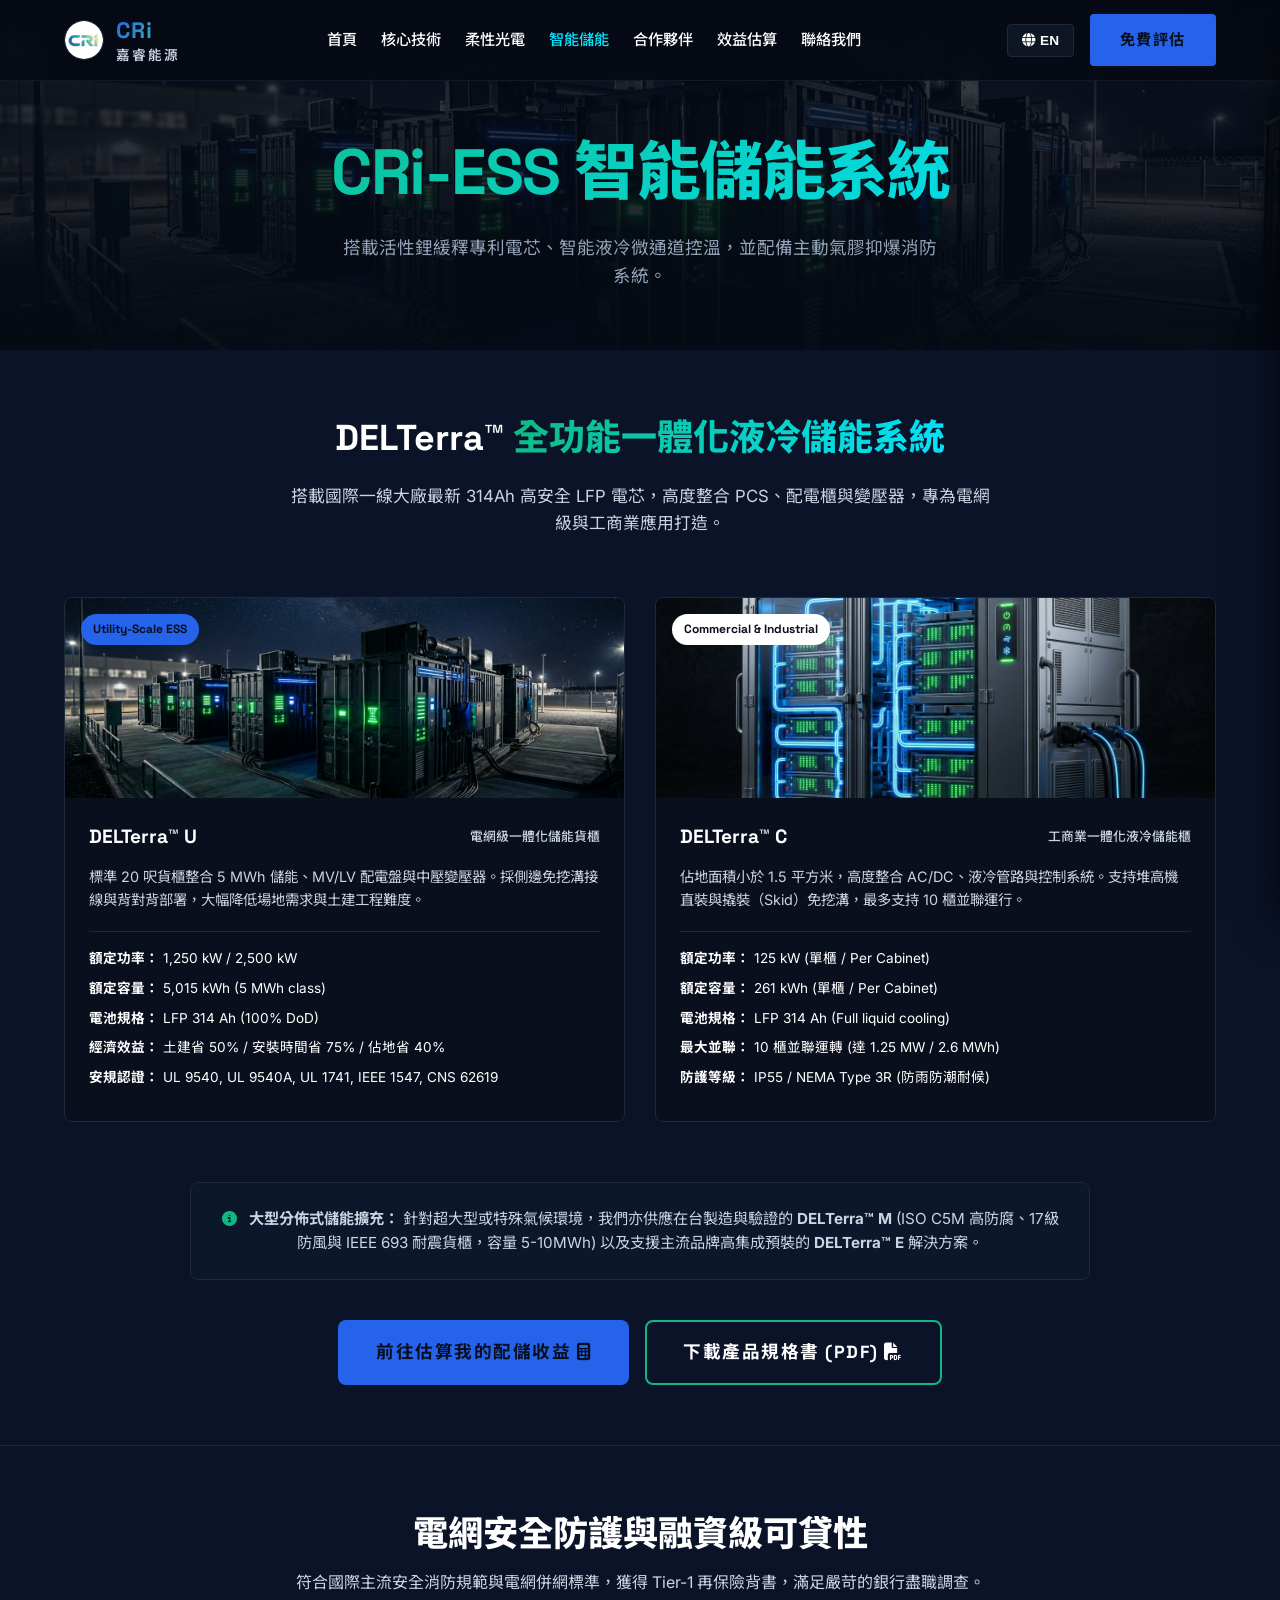
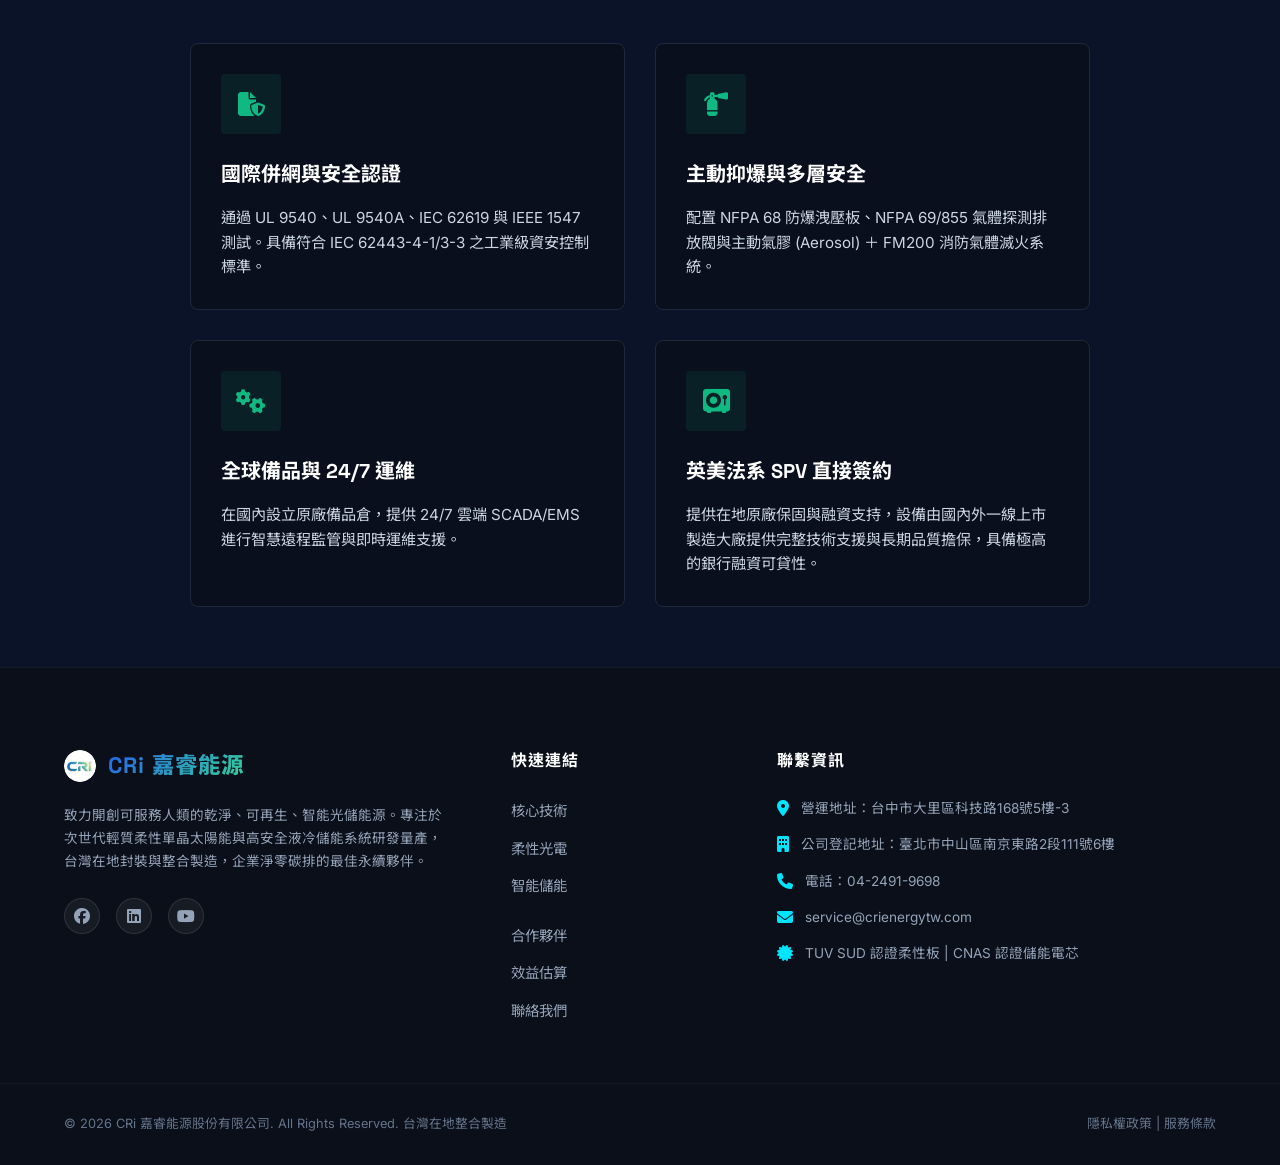
<file: products-storage.html>
<!DOCTYPE html>
<html lang="zh-Hant">
<head>
    <meta charset="UTF-8">
    <meta name="viewport" content="width=device-width, initial-scale=1.0">
    <title>CRi-ESS 智能儲能系統 | 電網安全與融資級可貸性</title>
    <meta name="description" content="搭載 12,000 次超長壽命 LFP 電芯之智慧液冷儲能櫃與 MWh 集裝箱系統。通過 UL 9540A 安全認證與 在地原廠技術擔保，符合電網與消防規範，融資可貸性高。">
    <meta name="keywords" content="工商業儲能, 液冷儲能櫃, 貨櫃儲能系統, UL9540A 認證, 電網併網, 儲能保固">
    <meta property="og:title" content="CRi-ESS 智能儲能系統 | 電網安全與融資級可貸性">
    <meta property="og:description" content="搭載 12,000 次超長壽命 LFP 電芯之智慧液冷儲能櫃與 MWh 集裝箱系統。通過 UL 9540A 安全認證與 在地原廠技術擔保，符合電網與消防規範，融資可貸性高。">
    <meta property="og:type" content="website">
    <meta property="og:url" content="https://www.crienergytw.com/products-storage">
    <meta property="og:image" content="https://www.crienergytw.com/images/logo.png">
        <!-- Geographic & Localization Meta Tags (Natural GEO) -->
    <meta name="geo.region" content="TW-TXG">
    <meta name="geo.placename" content="台中市大里區">
    <meta name="geo.position" content="24.0991;120.6974">
    <meta name="ICBM" content="24.0991, 120.6974">
    <meta http-equiv="X-Content-Type-Options" content="nosniff">
    <meta name="referrer" content="strict-origin-when-cross-origin">
    <!-- Google Fonts -->
    <link rel="preconnect" href="https://fonts.googleapis.com">
    <link rel="preconnect" href="https://fonts.gstatic.com" crossorigin>
    <link href="https://fonts.googleapis.com/css2?family=Space+Grotesk:wght@400;500;600;700&family=Inter:wght@400;500;600;700&family=Noto+Sans+TC:wght@300;400;500;700&display=swap" rel="stylesheet">
    <!-- FontAwesome for Icons -->
    <link rel="stylesheet" href="https://cdnjs.cloudflare.com/ajax/libs/font-awesome/6.4.0/css/all.min.css" integrity="sha512-iecdLmaskl7CVkqkXNQ/ZH/XLlvWZOJyj7Yy7tcenmpD1ypASozpmT/E0iPtmFIB46ZmdtAc9eNBvH0H/ZpiBw==" crossorigin="anonymous" referrerpolicy="no-referrer">
    <!-- Custom Style Sheet -->
    <link rel="stylesheet" href="styles.css">
    <link rel="icon" type="image/png" href="images/logo.png">
    <link rel="canonical" href="https://www.crienergytw.com/products-storage">
</head>
<body class="lang-zh">
    <!-- Navigation Header -->
    <header class="header">
        <div class="container nav-container">
            <a href="./" class="logo">
                <img src="images/logo.png" alt="CRi Logo" width="40" height="40" style="border-radius:50%; object-fit:cover; border: 1.5px solid var(--border);">
                <div class="logo-text">
                    <span class="brand-cri">CRi</span>
                    <span class="brand-name" lang="zh">嘉睿能源</span>
                    <span class="brand-name" lang="en">Energy</span>
                </div>
            </a>

            <nav class="nav-links">
                <a href="./"><span lang="zh">首頁</span><span lang="en">Home</span></a>
                <a href="about"><span lang="zh">核心技術</span><span lang="en">Tech</span></a>
                <a href="products-solar"><span lang="zh">柔性光電</span><span lang="en">Solar</span></a>
                <a href="products-storage" class="active"><span lang="zh">智能儲能</span><span lang="en">Storage</span></a>
                <a href="partnerships"><span lang="zh">合作夥伴</span><span lang="en">Partnerships</span></a>
                <a href="calculator"><span lang="zh">效益估算</span><span lang="en">ROI Calc</span></a>
                <a href="contact"><span lang="zh">聯絡我們</span><span lang="en">Contact</span></a>
            </nav>

            <div class="header-actions">
                <button class="lang-switch-btn" id="langToggle">
                    <span lang="zh"><i class="fa-solid fa-globe"></i> EN</span>
                    <span lang="en"><i class="fa-solid fa-globe"></i> 繁中</span>
                </button>
                <a href="contact" class="btn btn-accent nav-cta">
                    <span lang="zh">免費評估</span>
                    <span lang="en">Free Quote</span>
                </a>
                <button class="mobile-nav-toggle" aria-label="Toggle navigation">
                    <i class="fa-solid fa-bars"></i>
                </button>
            </div>
        </div>
    </header>

    <!-- Mobile Drawer Navigation -->
    <div class="mobile-drawer">
        <div class="drawer-header">
            <span class="brand-cri">CRi 嘉睿能源</span>
            <button class="drawer-close"><i class="fa-solid fa-xmark"></i></button>
        </div>
        <nav class="drawer-links">
            <a href="./" class="drawer-link"><span lang="zh">首頁</span><span lang="en">Home</span></a>
            <a href="about" class="drawer-link"><span lang="zh">核心技術</span><span lang="en">Tech</span></a>
            <a href="products-solar" class="drawer-link"><span lang="zh">柔性光電</span><span lang="en">Solar</span></a>
            <a href="products-storage" class="drawer-link active"><span lang="zh">智能儲能</span><span lang="en">Storage</span></a>
            <a href="partnerships" class="drawer-link"><span lang="zh">合作夥伴</span><span lang="en">Partnerships</span></a>
            <a href="calculator" class="drawer-link"><span lang="zh">效益估算</span><span lang="en">ROI Calc</span></a>
            <a href="contact" class="drawer-link"><span lang="zh">聯絡我們</span><span lang="en">Contact</span></a>
            <a href="contact" class="drawer-link btn btn-accent text-center mt-2"><span lang="zh">免費評估</span><span lang="en">Free Quote</span></a>
        </nav>
    </div>

    <!-- Inner Hero -->
    <section class="hero-section hero-storage" style="padding: 120px 0 60px 0;">
        <div class="container text-center">
            <h1 lang="zh" class="gradient-text inner-hero-title">CRi-ESS 智能儲能系統</h1>
            <h1 lang="en" class="gradient-text inner-hero-title">CRi-ESS Battery Systems</h1>
            <p lang="zh" style="color: #94a3b8; font-size: 1.1rem; max-width: 600px; margin: 16px auto 0 auto;">搭載活性鋰緩釋專利電芯、智能液冷微通道控溫，並配備主動氣膠抑爆消防系統。</p>
            <p lang="en" style="color: #94a3b8; font-size: 1.1rem; max-width: 600px; margin: 16px auto 0 auto;">LFP energy storage architectures with active thermal management and double fire suppression controls.</p>
        </div>
    </section>

    <!-- Storage Series -->
    <section class="section bg-light" style="padding: 60px 0;">
        <div class="container">
            <div class="section-header text-center" style="margin-bottom: 48px;">
                <h2 lang="zh" class="section-title">DELTerra™ <span class="gradient-text">全功能一體化液冷儲能系統</span></h2>
                <h2 lang="en" class="section-title">DELTerra™ <span class="gradient-text">All-in-One Liquid-Cooled BESS</span></h2>
                <p lang="zh" class="section-subtitle">搭載國際一線大廠最新 314Ah 高安全 LFP 電芯，高度整合 PCS、配電櫃與變壓器，專為電網級與工商業應用打造。</p>
                <p lang="en" class="section-subtitle">Powered by tier-1 industrial 314Ah high-safety LFP chemistry, fully integrating PCS, switchgear, and transformers.</p>
            </div>

            <div class="products-grid">
                <!-- DELTerra U -->
                <div class="product-card">
                    <div class="product-badge" style="background: var(--accent);">Utility-Scale ESS</div>
                    <div class="product-image-placeholder">
                        <img src="images/bg_storage.jpg" alt="DELTerra U" style="width:100%; height:100%; object-fit:cover;">
                    </div>
                    <div class="product-info">
                        <h3>DELTerra™ U <span class="sub-specs"><span lang="zh">電網級一體化儲能貨櫃</span><span lang="en">All-in-One Utility BESS</span></span></h3>
                        <p lang="zh" class="product-desc">標準 20 呎貨櫃整合 5 MWh 儲能、MV/LV 配電盤與中壓變壓器。採側邊免挖溝接線與背對背部署，大幅降低場地需求與土建工程難度。</p>
                        <p lang="en" class="product-desc">Standard 20-ft container integrating 5 MWh storage, MV/LV panels, and transformer. Features side cable entry and back-to-back layout to slash costs.</p>
                        <ul class="product-specs-list">
                            <li><strong><span lang="zh">額定功率：</span><span lang="en">Power Output:</span></strong> 1,250 kW / 2,500 kW</li>
                            <li><strong><span lang="zh">額定容量：</span><span lang="en">System Capacity:</span></strong> 5,015 kWh (5 MWh class)</li>
                            <li><strong><span lang="zh">電池規格：</span><span lang="en">Battery Cells:</span></strong> LFP 314 Ah (100% DoD)</li>
                            <li><strong><span lang="zh">經濟效益：</span><span lang="en">EPC Optimization:</span></strong> <span lang="zh">土建省 50% / 安裝時間省 75% / 佔地省 40%</span><span lang="en">EPC -50% / Installation Time -75% / Footprint -40%</span></li>
                            <li><strong><span lang="zh">安規認證：</span><span lang="en">Safety Codes:</span></strong> UL 9540, UL 9540A, UL 1741, IEEE 1547, CNS 62619</li>
                        </ul>
                    </div>
                </div>

                <!-- DELTerra C -->
                <div class="product-card">
                    <div class="product-badge">Commercial & Industrial</div>
                    <div class="product-image-placeholder">
                        <img src="images/storage_render.jpg" alt="DELTerra C" style="width:100%; height:100%; object-fit:cover;">
                    </div>
                    <div class="product-info">
                        <h3>DELTerra™ C <span class="sub-specs"><span lang="zh">工商業一體化液冷儲能櫃</span><span lang="en">All-in-One C&I Cabinet</span></span></h3>
                        <p lang="zh" class="product-desc">佔地面積小於 1.5 平方米，高度整合 AC/DC、液冷管路與控制系統。支持堆高機直裝與撬裝（Skid）免挖溝，最多支持 10 櫃並聯運行。</p>
                        <p lang="en" class="product-desc">Ultra-compact footprint under 1.5 m² integrating liquid cooling and control. Forklift-ready design, supporting up to 10 units in parallel connection.</p>
                        <ul class="product-specs-list">
                            <li><strong><span lang="zh">額定功率：</span><span lang="en">Power Output:</span></strong> 125 kW (單櫃 / Per Cabinet)</li>
                            <li><strong><span lang="zh">額定容量：</span><span lang="en">System Capacity:</span></strong> 261 kWh (單櫃 / Per Cabinet)</li>
                            <li><strong><span lang="zh">電池規格：</span><span lang="en">Battery Cells:</span></strong> LFP 314 Ah (Full liquid cooling)</li>
                            <li><strong><span lang="zh">最大並聯：</span><span lang="en">Max Parallel:</span></strong> <span lang="zh">10 櫃並聯運轉 (達 1.25 MW / 2.6 MWh)</span><span lang="en">10 cabinets (Up to 1.25 MW / 2.6 MWh on-grid)</span></li>
                            <li><strong><span lang="zh">防護等級：</span><span lang="en">Enclosure IP:</span></strong> IP55 / NEMA Type 3R (防雨防潮耐候)</li>
                        </ul>
                    </div>
                </div>
            </div>

            <!-- Distributed BESS note -->
            <div style="background: rgba(16, 185, 129, 0.03); border: 1px solid var(--border); border-radius: var(--radius-md); padding: 24px; text-align: center; max-width: 900px; margin: 0 auto 40px auto;">
                <p lang="zh" style="margin: 0; font-size: 0.95rem; color: var(--gray); line-height: 1.6;">
                    <i class="fa-solid fa-circle-info" style="color: var(--primary); margin-right: 8px;"></i>
                    <strong>大型分佈式儲能擴充：</strong> 針對超大型或特殊氣候環境，我們亦供應在台製造與驗證的 <strong>DELTerra™ M</strong> (ISO C5M 高防腐、17級防風與 IEEE 693 耐震貨櫃，容量 5-10MWh) 以及支援主流品牌高集成預裝的 <strong>DELTerra™ E</strong> 解決方案。
                </p>
                <p lang="en" style="margin: 0; font-size: 0.95rem; color: var(--gray); line-height: 1.6;">
                    <i class="fa-solid fa-circle-info" style="color: var(--primary); margin-right: 8px;"></i>
                    <strong>Mega-Scale Expansion:</strong> We also provide Taiwan-built <strong>DELTerra™ M</strong> BESS (ISO C5M rated, Level 17 wind-resistant, IEEE 693 seismic-compliant, 5-10MWh) and flexible branded <strong>DELTerra™ E</strong> solutions.
                </p>
            </div>
            
            <div style="display: flex; gap: 16px; justify-content: center; flex-wrap: wrap;">
                <a href="calculator" class="btn btn-accent btn-lg">
                    <span lang="zh">前往估算我的配儲收益 <i class="fa-solid fa-calculator"></i></span>
                    <span lang="en">Go to Sizing Calculator <i class="fa-solid fa-calculator"></i></span>
                </a>
                <a href="downloads/cri_spec_202607.pdf" download class="btn btn-outline btn-lg" style="border-color: var(--primary); color: var(--dark);">
                    <span lang="zh">下載產品規格書 (PDF) <i class="fa-solid fa-file-pdf"></i></span>
                    <span lang="en">Download Datasheet (PDF) <i class="fa-solid fa-file-pdf"></i></span>
                </a>
            </div>
        </div>
    </section>

    <!-- Bankability & Safety Section (UK Due Diligence Ready) -->
    <section class="section bg-light" style="padding: 60px 0; border-top: 1px solid var(--border);">
        <div class="container" style="max-width: 1000px; margin: 0 auto;">
            <div class="section-header text-center" style="margin-bottom: 48px;">
                <h2 lang="zh" style="font-weight: 800; font-size: 2.2rem; color: var(--dark);">電網安全防護與融資級可貸性</h2>
                <h2 lang="en" style="font-weight: 800; font-size: 2.2rem; color: var(--dark);">Safety Compliance & Lender Readiness</h2>
                <p lang="zh" style="color: var(--gray); font-size: 1rem; margin-top: 8px;">符合國際主流安全消防規範與電網併網標準，獲得 Tier-1 再保險背書，滿足嚴苛的銀行盡職調查。</p>
                <p lang="en" style="color: var(--gray); font-size: 1rem; margin-top: 8px;">Fully certified under global grid and safety protocols, backed by tier-1 factory technical support.</p>
            </div>

            <div class="features-grid storage-safety-grid">
                <!-- Certifications -->
                <div class="feature-card" style="background: var(--light); border: 1px solid var(--border); padding: 30px; border-radius: var(--radius-md);">
                    <div class="card-icon" style="color: var(--primary);"><i class="fa-solid fa-file-shield"></i></div>
                    <h3 lang="zh">國際併網與安全認證</h3>
                    <h3 lang="en">Safety Certifications</h3>
                    <p lang="zh">通過 UL 9540、UL 9540A、IEC 62619 與 IEEE 1547 測試。具備符合 IEC 62443-4-1/3-3 之工業級資安控制標準。</p>
                    <p lang="en">Fully compliant with UL 9540, UL 9540A, IEC 62619, IEEE 1547, and IEC 62443 cybersecurity specifications.</p>
                </div>

                <!-- Fire Safety -->
                <div class="feature-card" style="background: var(--light); border: 1px solid var(--border); padding: 30px; border-radius: var(--radius-md);">
                    <div class="card-icon" style="color: var(--primary);"><i class="fa-solid fa-fire-extinguisher"></i></div>
                    <h3 lang="zh">主動抑爆與多層安全</h3>
                    <h3 lang="en">Active Fire Protection</h3>
                    <p lang="zh">配置 NFPA 68 防爆洩壓板、NFPA 69/855 氣體探測排放閥與主動氣膠 (Aerosol) ＋ FM200 消防氣體滅火系統。</p>
                    <p lang="en">Features NFPA 68 deflagration panels, NFPA 69 gas ventings, and dual-layer FM200 + Aerosol fire suppressions.</p>
                </div>

                <!-- Spares & O&M -->
                <div class="feature-card" style="background: var(--light); border: 1px solid var(--border); padding: 30px; border-radius: var(--radius-md);">
                    <div class="card-icon" style="color: var(--primary);"><i class="fa-solid fa-gears"></i></div>
                    <h3 lang="zh">全球備品與 24/7 運維</h3>
                    <h3 lang="en">Spares &amp; Turnkey O&amp;M</h3>
                    <p lang="zh">在國內設立原廠備品倉，提供 24/7 雲端 SCADA/EMS 進行智慧遠程監管與即時運維支援。</p>
                    <p lang="en">Supported by spares hubs in Birmingham &amp; Rotterdam. Managed via 24/7 situation room remote SCADA/EMS systems.</p>
                </div>

                <!-- SPV / Bankability -->
                <div class="feature-card" style="background: var(--light); border: 1px solid var(--border); padding: 30px; border-radius: var(--radius-md);">
                    <div class="card-icon" style="color: var(--primary);"><i class="fa-solid fa-vault"></i></div>
                    <h3 lang="zh">英美法系 SPV 直接簽約</h3>
                    <h3 lang="en">Lender-Ready Bankability</h3>
                    <p lang="zh">提供在地原廠保固與融資支持，設備由國內外一線上市製造大廠提供完整技術支援與長期品質擔保，具備極高的銀行融資可貸性。</p>
                    <p lang="en">Backed by tier-1 manufacturer warranties and direct OEM technical support, ensuring high lender bankability.</p>
                </div>
            </div>
        </div>
    </section>

    <!-- Footer -->
    <footer class="footer">
        <div class="container footer-grid">
            <div class="footer-brand">
                <div class="logo">
                    <img src="images/logo.png" alt="CRi Logo" width="32" height="32" style="border-radius:50%; object-fit:cover;">
                    <span class="brand-cri">CRi 嘉睿能源</span>
                </div>
                <p lang="zh" class="footer-desc">致力開創可服務人類的乾淨、可再生、智能光儲能源。專注於次世代輕質柔性單晶太陽能與高安全液冷儲能系統研發量產，台灣在地封裝與整合製造，企業淨零碳排的最佳永續夥伴。</p>
                <p lang="en" class="footer-desc">Committed to developing clean, renewable, and intelligent solar & storage systems that serve humanity. Offering Taiwan-made flexible modules and advanced LFP storage cabinets.</p>
                <div class="social-links">
                    <a href="#" aria-label="Facebook" rel="noopener noreferrer"><i class="fa-brands fa-facebook"></i></a>
                    <a href="#" aria-label="LinkedIn" rel="noopener noreferrer"><i class="fa-brands fa-linkedin"></i></a>
                    <a href="#" aria-label="YouTube" rel="noopener noreferrer"><i class="fa-brands fa-youtube"></i></a>
                </div>
            </div>

            <div class="footer-links">
                <h4 lang="zh">快速連結</h4>
                <h4 lang="en">Quick Links</h4>
                <ul>
                    <li><a href="about"><span lang="zh">核心技術</span><span lang="en">Tech</span></a></li>
                    <li><a href="products-solar"><span lang="zh">柔性光電</span><span lang="en">Solar</span></a></li>
                    <li><a href="products-storage"><span lang="zh">智能儲能</span><span lang="en">Storage</span></a></li>
                    <li></li>
                    <li><a href="partnerships"><span lang="zh">合作夥伴</span><span lang="en">Partnerships</span></a></li>
                    <li><a href="calculator"><span lang="zh">效益估算</span><span lang="en">ROI Calc</span></a></li>
                    <li><a href="contact"><span lang="zh">聯絡我們</span><span lang="en">Contact</span></a></li>
                </ul>
            </div>

            <div class="footer-contact">
                <h4 lang="zh">聯繫資訊</h4>
                <h4 lang="en">Contact Info</h4>
                <ul class="contact-list">
                    <li><i class="fa-solid fa-location-dot"></i> <span lang="zh">營運地址：台中市大里區科技路168號5樓-3</span><span lang="en">Operating Address: 5F.-3, No. 168, Keji Rd., Dali Dist., Taichung City, Taiwan</span></li>
                    <li><i class="fa-solid fa-building"></i> <span lang="zh">公司登記地址：臺北市中山區南京東路2段111號6樓</span><span lang="en">Registered Office: 6F., No. 111, Sec. 2, Nanjing E. Rd., Zhongshan Dist., Taipei City, Taiwan</span></li>
                    <li><i class="fa-solid fa-phone"></i> <span lang="zh">電話：04-2491-9698</span><span lang="en">Phone: +886-4-2491-9698</span></li>
                    <li><i class="fa-solid fa-envelope"></i> service@crienergytw.com</li>
                    <li><i class="fa-solid fa-certificate"></i> <span lang="zh">TUV SUD 認證柔性板 | CNAS 認證儲能電芯</span><span lang="en">TUV SUD Certified Solar | CNAS Certified Cells</span></li>
                </ul>
            </div>
        </div>

        <div class="footer-bottom">
            <div class="container footer-bottom-flex">
                <p>&copy; 2026 CRi 嘉睿能源股份有限公司. All Rights Reserved. <span lang="zh">台灣在地整合製造</span><span lang="en">Integrated in Taiwan</span></p>
                <p>
                    <a href="privacy"><span lang="zh">隱私權政策</span><span lang="en">Privacy Policy</span></a> | 
                    <a href="terms"><span lang="zh">服務條款</span><span lang="en">Terms of Service</span></a>
                </p>
            </div>
        </div>
    </footer>

    <!-- Custom Script -->
    <script src="script.js"></script>
</body>
</html>
</file>
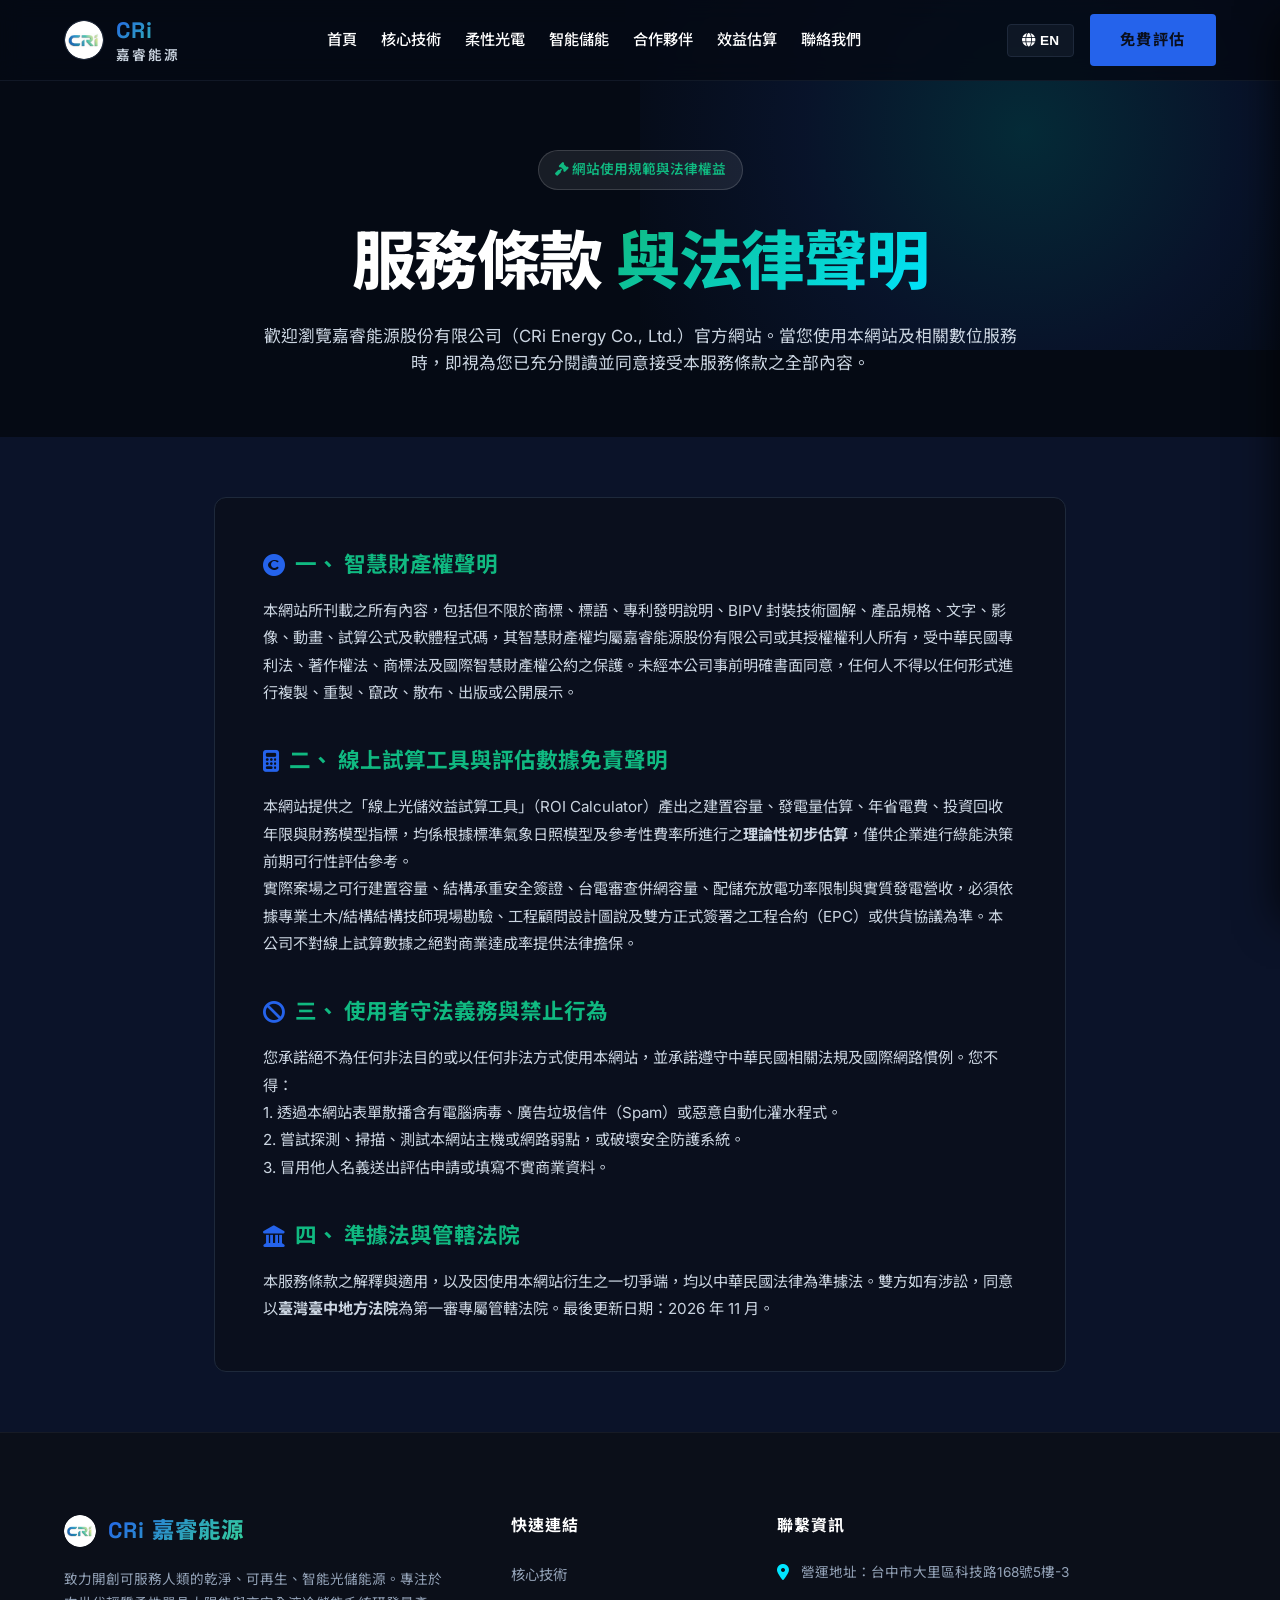
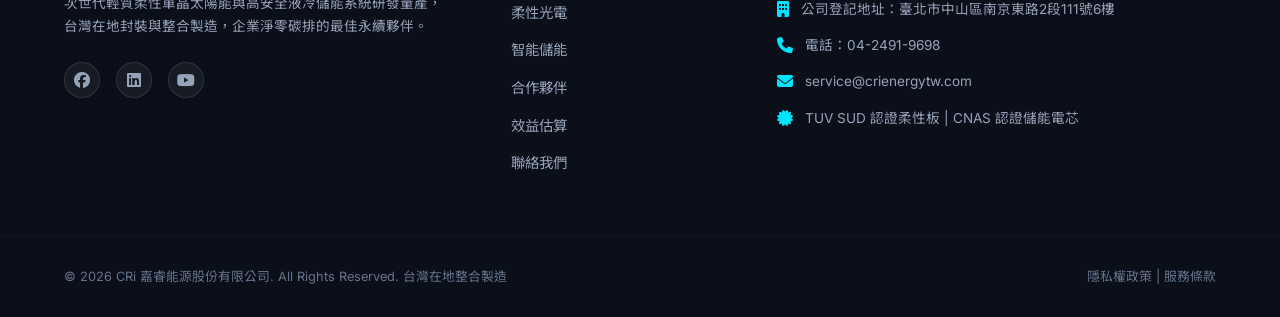
<file: terms.html>
<!DOCTYPE html>
<html lang="zh-Hant">
<head>
    <meta charset="UTF-8">
    <meta name="viewport" content="width=device-width, initial-scale=1.0">
    <title>服務條款與法律免責聲明 | CRi 嘉睿能源</title>
    <meta name="description" content="CRi 嘉睿能源服務條款。說明使用者造訪官網、使用線上效益評估工具及商務諮詢之權利義務、智財權歸屬與法律管轄。">
    <meta name="keywords" content="服務條款, 免責聲明, 智慧財產權, 準據法, CRi嘉睿能源">
    <meta property="og:title" content="服務條款與法律免責聲明 | CRi 嘉睿能源">
    <meta property="og:description" content="CRi 嘉睿能源服務條款。說明使用者造訪官網、使用線上效益評估工具及商務諮詢之權利義務。">
    <meta property="og:type" content="website">
    <meta property="og:url" content="https://www.crienergytw.com/terms">
    <meta property="og:image" content="https://www.crienergytw.com/images/logo.png">
        <!-- Geographic & Localization Meta Tags (Natural GEO) -->
    <meta name="geo.region" content="TW-TXG">
    <meta name="geo.placename" content="台中市大里區">
    <meta name="geo.position" content="24.0991;120.6974">
    <meta name="ICBM" content="24.0991, 120.6974">
    <meta http-equiv="X-Content-Type-Options" content="nosniff">
    <meta name="referrer" content="strict-origin-when-cross-origin">
    <!-- Google Fonts -->
    <link rel="preconnect" href="https://fonts.googleapis.com">
    <link rel="preconnect" href="https://fonts.gstatic.com" crossorigin>
    <link href="https://fonts.googleapis.com/css2?family=Space+Grotesk:wght@400;500;600;700&family=Inter:wght@400;500;600;700&family=Noto+Sans+TC:wght@300;400;500;700&display=swap" rel="stylesheet">
    <!-- FontAwesome for Icons with SRI -->
    <link rel="stylesheet" href="https://cdnjs.cloudflare.com/ajax/libs/font-awesome/6.4.0/css/all.min.css" integrity="sha512-iecdLmaskl7CVkqkXNQ/ZH/XLlvWZOJyj7Yy7tcenmpD1ypASozpmT/E0iPtmFIB46ZmdtAc9eNBvH0H/ZpiBw==" crossorigin="anonymous" referrerpolicy="no-referrer">
    <!-- Custom Style Sheet -->
    <link rel="stylesheet" href="styles.css">
    <link rel="icon" type="image/png" href="images/logo.png">
    <link rel="canonical" href="https://www.crienergytw.com/terms">
</head>
<body class="lang-zh">
    <!-- Navigation Header -->
    <header class="header">
        <div class="container nav-container">
            <a href="./" class="logo">
                <img src="images/logo.png" alt="CRi Logo" width="40" height="40" style="border-radius:50%; object-fit:cover; border: 1.5px solid var(--border);">
                <div class="logo-text">
                    <span class="brand-cri">CRi</span>
                    <span class="brand-name" lang="zh">嘉睿能源</span>
                    <span class="brand-name" lang="en">Energy</span>
                </div>
            </a>

            <nav class="nav-links">
                <a href="./"><span lang="zh">首頁</span><span lang="en">Home</span></a>
                <a href="about"><span lang="zh">核心技術</span><span lang="en">Tech</span></a>
                <a href="products-solar"><span lang="zh">柔性光電</span><span lang="en">Solar</span></a>
                <a href="products-storage"><span lang="zh">智能儲能</span><span lang="en">Storage</span></a>
                <a href="partnerships"><span lang="zh">合作夥伴</span><span lang="en">Partnerships</span></a>
                <a href="calculator"><span lang="zh">效益估算</span><span lang="en">ROI Calc</span></a>
                <a href="contact"><span lang="zh">聯絡我們</span><span lang="en">Contact</span></a>
            </nav>

            <div class="header-actions">
                <button class="lang-switch-btn" id="langToggle">
                    <span lang="zh"><i class="fa-solid fa-globe"></i> EN</span>
                    <span lang="en"><i class="fa-solid fa-globe"></i> 繁中</span>
                </button>
                <a href="contact" class="btn btn-accent nav-cta">
                    <span lang="zh">免費評估</span>
                    <span lang="en">Free Quote</span>
                </a>
                <button class="mobile-nav-toggle" aria-label="Toggle navigation">
                    <i class="fa-solid fa-bars"></i>
                </button>
            </div>
        </div>
    </header>

    <!-- Mobile Drawer Navigation -->
    <div class="mobile-drawer">
        <div class="drawer-header">
            <span class="brand-cri">CRi 嘉睿能源</span>
            <button class="drawer-close"><i class="fa-solid fa-xmark"></i></button>
        </div>
        <nav class="drawer-links">
            <a href="./" class="drawer-link"><span lang="zh">首頁</span><span lang="en">Home</span></a>
            <a href="about" class="drawer-link"><span lang="zh">核心技術</span><span lang="en">Tech</span></a>
            <a href="products-solar" class="drawer-link"><span lang="zh">柔性光電</span><span lang="en">Solar</span></a>
            <a href="products-storage" class="drawer-link"><span lang="zh">智能儲能</span><span lang="en">Storage</span></a>
            <a href="partnerships" class="drawer-link"><span lang="zh">合作夥伴</span><span lang="en">Partnerships</span></a>
            <a href="calculator" class="drawer-link"><span lang="zh">效益估算</span><span lang="en">ROI Calc</span></a>
            <a href="contact" class="drawer-link"><span lang="zh">聯絡我們</span><span lang="en">Contact</span></a>
            <a href="contact" class="drawer-link btn btn-accent text-center mt-2"><span lang="zh">免費評估</span><span lang="en">Free Quote</span></a>
        </nav>
    </div>

    <!-- Inner Hero -->
    <section class="hero-section" style="padding: 150px 0 60px 0;">
        <div class="hero-bg-glow"></div>
        <div class="container text-center">
            <div class="tagline" style="margin: 0 auto 20px auto;">
                <span lang="zh"><i class="fa-solid fa-gavel"></i> 網站使用規範與法律權益</span>
                <span lang="en"><i class="fa-solid fa-gavel"></i> Legal Notice &amp; Terms of Service</span>
            </div>
            <h1 lang="zh" class="inner-hero-title">服務條款 <span class="gradient-text">與法律聲明</span></h1>
            <h1 lang="en" class="inner-hero-title">Terms of Service &amp; <span class="gradient-text">Legal Disclaimer</span></h1>
            <p lang="zh" style="color: var(--gray); font-size: 1.05rem; max-width: 760px; margin: 0 auto;">
                歡迎瀏覽嘉睿能源股份有限公司（CRi Energy Co., Ltd.）官方網站。當您使用本網站及相關數位服務時，即視為您已充分閱讀並同意接受本服務條款之全部內容。
            </p>
            <p lang="en" style="color: var(--gray); font-size: 1.05rem; max-width: 760px; margin: 0 auto;">
                Welcome to the official website of CRi Energy Co., Ltd. By accessing our web pages, engineering models, or online calculators, you acknowledge and agree to these Terms of Service.
            </p>
        </div>
    </section>

    <!-- Main Content Section -->
    <section class="section bg-light" style="padding: 60px 0;">
        <div class="container" style="max-width: 900px;">
            <div style="background: var(--light); border: 1px solid var(--border); border-radius: var(--radius-lg); padding: 48px; line-height: 1.8; color: var(--dark);">
                
                <!-- Section 1 -->
                <div style="margin-bottom: 36px;">
                    <h3 style="font-size: 1.35rem; color: var(--primary); margin-bottom: 12px; display: flex; align-items: center; gap: 10px;">
                        <i class="fa-solid fa-copyright" style="color: var(--accent);"></i>
                        <span lang="zh">一、 智慧財產權聲明</span>
                        <span lang="en">1. Intellectual Property Rights</span>
                    </h3>
                    <p lang="zh" style="color: var(--gray); font-size: 0.95rem;">
                        本網站所刊載之所有內容，包括但不限於商標、標語、專利發明說明、BIPV 封裝技術圖解、產品規格、文字、影像、動畫、試算公式及軟體程式碼，其智慧財產權均屬嘉睿能源股份有限公司或其授權權利人所有，受中華民國專利法、著作權法、商標法及國際智慧財產權公約之保護。未經本公司事前明確書面同意，任何人不得以任何形式進行複製、重製、竄改、散布、出版或公開展示。
                    </p>
                    <p lang="en" style="color: var(--gray); font-size: 0.95rem;">
                        All trademarks, proprietary patents, BIPV engineering architectures, product schematics, and algorithms presented on this portal are the intellectual property of CRi Energy Co., Ltd. or its licensors.
                    </p>
                </div>

                <!-- Section 2 -->
                <div style="margin-bottom: 36px;">
                    <h3 style="font-size: 1.35rem; color: var(--primary); margin-bottom: 12px; display: flex; align-items: center; gap: 10px;">
                        <i class="fa-solid fa-calculator" style="color: var(--accent);"></i>
                        <span lang="zh">二、 線上試算工具與評估數據免責聲明</span>
                        <span lang="en">2. Online Calculator &amp; Financial Model Disclaimer</span>
                    </h3>
                    <p lang="zh" style="color: var(--gray); font-size: 0.95rem;">
                        本網站提供之「線上光儲效益試算工具」（ROI Calculator）產出之建置容量、發電量估算、年省電費、投資回收年限與財務模型指標，均係根據標準氣象日照模型及參考性費率所進行之<strong>理論性初步估算</strong>，僅供企業進行綠能決策前期可行性評估參考。<br>
                        實際案場之可行建置容量、結構承重安全簽證、台電審查併網容量、配儲充放電功率限制與實質發電營收，必須依據專業土木/結構結構技師現場勘驗、工程顧問設計圖說及雙方正式簽署之工程合約（EPC）或供貨協議為準。本公司不對線上試算數據之絕對商業達成率提供法律擔保。
                    </p>
                    <p lang="en" style="color: var(--gray); font-size: 0.95rem;">
                        Data derived from our ROI Calculator provides preliminary engineering estimations based on theoretical irradiation models. Final capacity, structural load compliance, and financial returns are strictly governed by professional structural engineering stamps, grid connection approval, and executed commercial contracts.
                    </p>
                </div>

                <!-- Section 3 -->
                <div style="margin-bottom: 36px;">
                    <h3 style="font-size: 1.35rem; color: var(--primary); margin-bottom: 12px; display: flex; align-items: center; gap: 10px;">
                        <i class="fa-solid fa-ban" style="color: var(--accent);"></i>
                        <span lang="zh">三、 使用者守法義務與禁止行為</span>
                        <span lang="en">3. Acceptable Use Policy</span>
                    </h3>
                    <p lang="zh" style="color: var(--gray); font-size: 0.95rem;">
                        您承諾絕不為任何非法目的或以任何非法方式使用本網站，並承諾遵守中華民國相關法規及國際網路慣例。您不得：<br>
                        1. 透過本網站表單散播含有電腦病毒、廣告垃圾信件（Spam）或惡意自動化灌水程式。<br>
                        2. 嘗試探測、掃描、測試本網站主機或網路弱點，或破壞安全防護系統。<br>
                        3. 冒用他人名義送出評估申請或填寫不實商業資料。
                    </p>
                    <p lang="en" style="color: var(--gray); font-size: 0.95rem;">
                        Users must not introduce malicious scripts, perform automated spamming against our contact endpoints, probe for system vulnerabilities, or impersonate other entities.
                    </p>
                </div>

                <!-- Section 4 -->
                <div>
                    <h3 style="font-size: 1.35rem; color: var(--primary); margin-bottom: 12px; display: flex; align-items: center; gap: 10px;">
                        <i class="fa-solid fa-landmark" style="color: var(--accent);"></i>
                        <span lang="zh">四、 準據法與管轄法院</span>
                        <span lang="en">4. Governing Law &amp; Jurisdiction</span>
                    </h3>
                    <p lang="zh" style="color: var(--gray); font-size: 0.95rem;">
                        本服務條款之解釋與適用，以及因使用本網站衍生之一切爭端，均以中華民國法律為準據法。雙方如有涉訟，同意以<strong>臺灣臺中地方法院</strong>為第一審專屬管轄法院。最後更新日期：2026 年 11 月。
                    </p>
                    <p lang="en" style="color: var(--gray); font-size: 0.95rem;">
                        These Terms are governed by the laws of the Republic of China (Taiwan). Any dispute shall be submitted to the exclusive jurisdiction of the Taiwan Taichung District Court. Last updated: November 2026.
                    </p>
                </div>

            </div>
        </div>
    </section>

    <!-- Footer -->
    <footer class="footer">
        <div class="container footer-grid">
            <div class="footer-brand">
                <div class="logo">
                    <img src="images/logo.png" alt="CRi Logo" width="32" height="32" style="border-radius:50%; object-fit:cover;">
                    <span class="brand-cri">CRi 嘉睿能源</span>
                </div>
                <p lang="zh" class="footer-desc">致力開創可服務人類的乾淨、可再生、智能光儲能源。專注於次世代輕質柔性單晶太陽能與高安全液冷儲能系統研發量產，台灣在地封裝與整合製造，企業淨零碳排的最佳永續夥伴。</p>
                <p lang="en" class="footer-desc">Committed to developing clean, renewable, and intelligent solar & storage systems that serve humanity. Offering Taiwan-made flexible modules and advanced LFP storage cabinets.</p>
                <div class="social-links">
                    <a href="#" aria-label="Facebook" rel="noopener noreferrer"><i class="fa-brands fa-facebook"></i></a>
                    <a href="#" aria-label="LinkedIn" rel="noopener noreferrer"><i class="fa-brands fa-linkedin"></i></a>
                    <a href="#" aria-label="YouTube" rel="noopener noreferrer"><i class="fa-brands fa-youtube"></i></a>
                </div>
            </div>

            <div class="footer-links">
                <h4 lang="zh">快速連結</h4>
                <h4 lang="en">Quick Links</h4>
                <ul>
                    <li><a href="about"><span lang="zh">核心技術</span><span lang="en">Tech</span></a></li>
                    <li><a href="products-solar"><span lang="zh">柔性光電</span><span lang="en">Solar</span></a></li>
                    <li><a href="products-storage"><span lang="zh">智能儲能</span><span lang="en">Storage</span></a></li>
                    <li><a href="partnerships"><span lang="zh">合作夥伴</span><span lang="en">Partnerships</span></a></li>
                    <li><a href="calculator"><span lang="zh">效益估算</span><span lang="en">ROI Calc</span></a></li>
                    <li><a href="contact"><span lang="zh">聯絡我們</span><span lang="en">Contact</span></a></li>
                </ul>
            </div>

            <div class="footer-contact">
                <h4 lang="zh">聯繫資訊</h4>
                <h4 lang="en">Contact Info</h4>
                <ul class="contact-list">
                    <li><i class="fa-solid fa-location-dot"></i> <span lang="zh">營運地址：台中市大里區科技路168號5樓-3</span><span lang="en">Operating Address: 5F.-3, No. 168, Keji Rd., Dali Dist., Taichung City, Taiwan</span></li>
                    <li><i class="fa-solid fa-building"></i> <span lang="zh">公司登記地址：臺北市中山區南京東路2段111號6樓</span><span lang="en">Registered Office: 6F., No. 111, Sec. 2, Nanjing E. Rd., Zhongshan Dist., Taipei City, Taiwan</span></li>
                    <li><i class="fa-solid fa-phone"></i> <span lang="zh">電話：04-2491-9698</span><span lang="en">Phone: +886-4-2491-9698</span></li>
                    <li><i class="fa-solid fa-envelope"></i> service@crienergytw.com</li>
                    <li><i class="fa-solid fa-certificate"></i> <span lang="zh">TUV SUD 認證柔性板 | CNAS 認證儲能電芯</span><span lang="en">TUV SUD Certified Solar | CNAS Certified Cells</span></li>
                </ul>
            </div>
        </div>

        <div class="footer-bottom">
            <div class="container footer-bottom-flex">
                <p>&copy; 2026 CRi 嘉睿能源股份有限公司. All Rights Reserved. <span lang="zh">台灣在地整合製造</span><span lang="en">Integrated in Taiwan</span></p>
                <p>
                    <a href="privacy"><span lang="zh">隱私權政策</span><span lang="en">Privacy Policy</span></a> | 
                    <a href="terms"><span lang="zh">服務條款</span><span lang="en">Terms of Service</span></a>
                </p>
            </div>
        </div>
    </footer>

    <!-- Custom Script -->
    <script src="script.js"></script>
</body>
</html>
</file>
<file: styles.css>
/* Core Variables & Reset - CRi Dark Tech-Sustainable Theme */
:root {
    --primary: #10b981; /* Emerald Green (Sustainability) */
    --primary-light: #34d399;
    --primary-glow: rgba(16, 185, 129, 0.1);
    --accent: #2563eb; /* Cobalt Blue (Technology) */
    --accent-light: #00e5ff; /* Electric Cyan (Tech highlights) */
    --accent-glow: rgba(0, 229, 255, 0.15);
    --dark: #ffffff; /* White text for main headings */
    --dark-surface: #0a0f1d;
    --light: #0a0f1d; /* Card & container background */
    --light-bg: #0b1329; /* Section backgrounds */
    --gray: #cbd5e1; /* Muted text Slate-400 */
    --border: #1e293b; /* Thin slate border */
    --success: #10b981; /* Emerald Green */
    
    --font-heading: 'Space Grotesk', 'Outfit', 'Noto Sans TC', sans-serif;
    --font-body: 'Inter', 'Noto Sans TC', sans-serif;
    
    --shadow-sm: 0 2px 4px rgba(0,0,0,0.4);
    --shadow-md: 0 10px 20px rgba(0,0,0,0.6);
    --shadow-lg: 0 20px 40px rgba(0,0,0,0.8);
    
    --radius-sm: 4px;
    --radius-md: 8px;
    --radius-lg: 12px;
    
    --transition: all 0.3s cubic-bezier(0.4, 0, 0.2, 1);
}

* {
    box-sizing: border-box;
    margin: 0;
    padding: 0;
}

html {
    scroll-behavior: smooth;
    font-size: 16px;
}

body {
    font-family: var(--font-body);
    background-color: #050a14; /* Pure deep navy background */
    color: var(--gray); /* Use Slate-400 body text color */
    line-height: 1.6;
    overflow-x: hidden;
}

h1, h2, h3, h4, h5, h6 {
    color: var(--dark);
    font-family: var(--font-heading);
}

/* Bilingual Show/Hide System */
body.lang-zh [lang="en"] {
    display: none !important;
}

body.lang-en [lang="zh"] {
    display: none !important;
}

/* Grid & Layout Containers */
.container {
    width: 100%;
    max-width: 1200px;
    margin: 0 auto;
    padding: 0 24px;
}

.max-width-md {
    max-width: 800px;
}

.section {
    padding: 100px 0;
}

.bg-light {
    background-color: var(--light-bg);
}

.bg-dark {
    background-color: var(--dark);
}

.text-white {
    color: var(--light) !important;
}

.text-gray {
    color: var(--gray) !important;
}

.text-center {
    text-align: center;
}

.mb-1 { margin-bottom: 16px; }
.mb-2 { margin-bottom: 32px; }
.mt-2 { margin-top: 32px; }
.mt-3 { margin-top: 48px; }

.py-2 {
    padding-top: 8px !important;
    padding-bottom: 8px !important;
}

/* Buttons & Interactive Elements */
.btn {
    display: inline-flex;
    align-items: center;
    justify-content: center;
    padding: 12px 28px;
    font-family: var(--font-heading);
    font-weight: 700;
    font-size: 0.95rem;
    text-transform: uppercase;
    letter-spacing: 1.5px;
    border-radius: var(--radius-sm);
    border: 2px solid transparent;
    cursor: pointer;
    text-decoration: none;
    transition: var(--transition);
}

.btn-accent {
    background-color: var(--accent);
    color: var(--light);
}

.btn-accent:hover {
    background-color: var(--accent-light);
    transform: translateY(-2px);
    box-shadow: 0 8px 20px var(--accent-glow);
}

.btn-outline {
    background-color: transparent;
    border-color: var(--primary);
    color: var(--dark);
}

.btn-outline:hover {
    background-color: var(--primary);
    color: var(--light);
    transform: translateY(-2px);
}

.btn-lg {
    padding: 16px 36px;
    font-size: 1.1rem;
    border-radius: var(--radius-md);
}

.btn-block {
    display: flex;
    width: 100%;
}

.text-success {
    color: var(--success) !important;
}

.text-accent {
    color: var(--accent) !important;
}

.text-warning {
    color: #f39c12 !important;
}

/* Header & Navigation */
.header {
    position: fixed;
    top: 0;
    left: 0;
    width: 100%;
    z-index: 1000;
    background-color: rgba(5, 10, 20, 0.85);
    backdrop-filter: blur(12px);
    border-bottom: 1px solid rgba(30, 41, 59, 0.5);
    transition: var(--transition);
}

.header.scrolled {
    background-color: rgba(5, 10, 20, 0.98);
    box-shadow: var(--shadow-sm);
}

.nav-container {
    display: flex;
    align-items: center;
    justify-content: space-between;
    height: 80px;
}

.logo {
    display: flex;
    align-items: center;
    gap: 12px;
    text-decoration: none;
    color: var(--dark);
}

.logo-text {
    display: flex;
    flex-direction: column;
}

.brand-cri {
    font-family: var(--font-heading);
    font-weight: 800;
    font-size: 1.4rem;
    letter-spacing: 1px;
    background: linear-gradient(135deg, var(--accent), var(--primary-light));
    -webkit-background-clip: text;
    -webkit-text-fill-color: transparent;
}

.brand-name {
    font-size: 0.85rem;
    font-weight: 600;
    color: var(--gray);
    letter-spacing: 2px;
    margin-top: -4px;
}

.nav-links {
    display: flex;
    gap: 24px;
}

.nav-links a {
    text-decoration: none;
    color: var(--dark);
    font-weight: 500;
    transition: var(--transition);
    font-size: 0.95rem;
}

.nav-links a:hover, .nav-links a.active {
    color: var(--accent-light);
}

.header-actions {
    display: flex;
    align-items: center;
    gap: 16px;
}

.lang-switch-btn {
    background: rgba(30, 41, 59, 0.4);
    border: 1px solid var(--border);
    padding: 8px 14px;
    border-radius: var(--radius-sm);
    font-weight: 600;
    font-size: 0.85rem;
    cursor: pointer;
    transition: var(--transition);
    display: inline-flex;
    align-items: center;
    gap: 6px;
    color: var(--dark);
}

.lang-switch-btn:hover {
    background: var(--border);
    color: var(--primary);
}

.mobile-nav-toggle {
    display: none;
    background: none;
    border: none;
    font-size: 1.5rem;
    cursor: pointer;
    color: var(--dark);
}

/* Mobile Drawer */
.mobile-drawer {
    position: fixed;
    top: 0;
    right: -300px;
    width: 300px;
    height: 100%;
    background-color: var(--light);
    z-index: 2000;
    box-shadow: var(--shadow-lg);
    display: flex;
    flex-direction: column;
    padding: 24px;
    transition: right 0.4s cubic-bezier(0.4, 0, 0.2, 1);
}

.mobile-drawer.open {
    right: 0;
}

.drawer-header {
    display: flex;
    align-items: center;
    justify-content: space-between;
    margin-bottom: 40px;
}

.drawer-close {
    background: none;
    border: none;
    font-size: 1.8rem;
    cursor: pointer;
    color: var(--dark);
}

.drawer-links {
    display: flex;
    flex-direction: column;
    gap: 20px;
}

.drawer-links a {
    text-decoration: none;
    color: var(--dark);
    font-size: 1.1rem;
    font-weight: 500;
    padding: 8px 0;
    border-bottom: 1px solid var(--light-bg);
    transition: var(--transition);
}

.drawer-links a:hover, .drawer-links a.active {
    color: var(--accent-light);
}

/* Hero Section */
.hero-section {
    position: relative;
    padding: 180px 0 120px 0;
    background-size: cover;
    background-position: center center;
    background-repeat: no-repeat;
    color: var(--dark);
    overflow: hidden;
}

.hero-section::before {
    content: '';
    position: absolute;
    top: 0;
    left: 0;
    width: 100%;
    height: 100%;
    background: linear-gradient(rgba(5, 10, 20, 0.75) 0%, rgba(5, 10, 20, 0.95) 100%);
    z-index: 1;
    pointer-events: none;
}

.hero-section .container {
    position: relative;
    z-index: 2;
}

/* Page Specific Hero Background Images */
.hero-home { background-image: url('images/bg_home.jpg'); }
.hero-about { background-image: url('images/bg_about.jpg'); }
.hero-solar { background-image: url('images/bg_solar.jpg'); }
.hero-storage { background-image: url('images/bg_storage.jpg'); }
.hero-cases { background-image: url('images/bg_cases.jpg'); }
.hero-partnerships { background-image: url('images/bg_partnerships.jpg'); }
.hero-calculator { background-image: url('images/bg_calculator.jpg'); }
.hero-contact { background-image: url('images/bg_contact.jpg'); }

.hero-bg-glow {
    position: absolute;
    top: -20%;
    right: -10%;
    width: 60%;
    height: 100%;
    background: radial-gradient(circle, rgba(0, 229, 255, 0.15) 0%, rgba(37, 99, 235, 0.1) 50%, rgba(5, 10, 20, 0) 100%);
    z-index: 1;
    pointer-events: none;
}

.hero-container {
    display: grid;
    grid-template-columns: 1.1fr 0.9fr;
    gap: 48px;
    align-items: center;
    position: relative;
    z-index: 2;
}

.tagline {
    display: inline-flex;
    align-items: center;
    gap: 8px;
    background-color: rgba(255,255,255,0.08);
    border: 1px solid rgba(255,255,255,0.15);
    padding: 8px 16px;
    border-radius: 50px;
    font-size: 0.85rem;
    font-weight: 600;
    color: var(--success);
    margin-bottom: 24px;
}

.hero-title {
    font-family: var(--font-heading);
    font-size: 4rem;
    font-weight: 800;
    line-height: 1.15;
    margin-bottom: 24px;
    letter-spacing: -1px;
}

.gradient-text {
    background: linear-gradient(135deg, var(--success), var(--accent-light));
    -webkit-background-clip: text;
    -webkit-text-fill-color: transparent;
}

.hero-subtitle {
    font-size: 1.1rem;
    color: #cbd5e1;
    margin-bottom: 40px;
    max-width: 580px;
}

.hero-buttons {
    display: flex;
    gap: 16px;
    margin-bottom: 60px;
}

.hero-buttons .btn-outline {
    border-color: rgba(255,255,255,0.4);
    color: var(--dark);
}

.hero-buttons .btn-outline:hover {
    background-color: rgba(255,255,255,0.1);
    border-color: var(--dark);
    color: var(--dark);
}

.hero-badges {
    display: flex;
    gap: 40px;
    border-top: 1px solid rgba(255,255,255,0.1);
    padding-top: 30px;
}

.hero-badge {
    display: flex;
    flex-direction: column;
}

.badge-num {
    font-family: var(--font-heading);
    font-size: 2rem;
    font-weight: 800;
    color: var(--success);
}

.badge-unit {
    font-size: 1rem;
    font-weight: 500;
    margin-left: 2px;
}

.badge-label {
    font-size: 0.85rem;
    color: #94a3b8;
    margin-top: 4px;
}

/* Curved Solar Panel Illustration */
.hero-visual {
    display: flex;
    justify-content: center;
    position: relative;
}

.flex-panel-card {
    position: relative;
    width: 100%;
    max-width: 440px;
    height: 440px;
    background: radial-gradient(100% 100% at 0% 0%, rgba(255, 255, 255, 0.05) 0%, rgba(255, 255, 255, 0.01) 100%);
    border: 1px solid rgba(255, 255, 255, 0.1);
    border-radius: var(--radius-lg);
    backdrop-filter: blur(10px);
    display: flex;
    align-items: center;
    justify-content: center;
    padding: 30px;
}

.glow-ring {
    position: absolute;
    width: 80%;
    height: 80%;
    border-radius: 50%;
    border: 2px dashed rgba(0, 119, 182, 0.2);
    animation: rotate 20s linear infinite;
}

.panel-preview {
    position: relative;
    width: 260px;
    height: 320px;
    transform-style: preserve-3d;
    perspective: 800px;
}

.flex-solar-panel {
    position: absolute;
    width: 100%;
    height: 100%;
    background: linear-gradient(135deg, #101e35 0%, #080f1b 100%);
    border: 2px solid rgba(0, 119, 182, 0.6);
    border-radius: var(--radius-md);
    transform: rotateX(25deg) rotateY(-20deg) rotateZ(5deg);
    box-shadow: -15px 25px 30px rgba(0,0,0,0.5);
    overflow: hidden;
    display: grid;
    grid-template-columns: repeat(4, 1fr);
    grid-template-rows: repeat(5, 1fr);
    padding: 8px;
    gap: 4px;
}

.flex-solar-panel::before {
    content: '';
    position: absolute;
    top: 0;
    left: 0;
    right: 0;
    bottom: 0;
    border-radius: inherit;
    background: linear-gradient(135deg, rgba(255,255,255,0.08) 0%, rgba(255,255,255,0) 50%, rgba(0, 119, 182, 0.1) 100%);
    pointer-events: none;
}

/* CSS flexible bending */
.flex-solar-panel {
    transform: rotateX(30deg) rotateY(-25deg) rotateZ(5deg);
    animation: bend 6s ease-in-out infinite alternate;
}

@keyframes bend {
    0% {
        transform: rotateX(25deg) rotateY(-20deg) rotateZ(5deg) scaleY(1);
    }
    100% {
        transform: rotateX(35deg) rotateY(-30deg) rotateZ(-2deg) scaleY(0.92);
        box-shadow: -5px 15px 25px rgba(0, 119, 182, 0.3);
    }
}

.grid-line {
    background-color: rgba(0, 119, 182, 0.2);
}
.grid-line.horizontal {
    grid-column: 1 / -1;
    height: 1px;
}
.grid-line.vertical {
    grid-row: 1 / -1;
    width: 1px;
}

.sun-flare {
    position: absolute;
    top: -50px;
    left: -50px;
    width: 150px;
    height: 150px;
    background: radial-gradient(circle, rgba(255,255,255,0.4) 0%, rgba(255,255,255,0) 70%);
    transform: rotate(-45deg);
    pointer-events: none;
    animation: flare 6s infinite ease-in-out;
}

@keyframes flare {
    0%, 100% { transform: translate(0, 0); opacity: 0.5; }
    50% { transform: translate(250px, 300px); opacity: 0.8; }
}

.floating-data-card {
    position: absolute;
    background: rgba(15, 23, 42, 0.85);
    border: 1px solid rgba(255,255,255,0.1);
    backdrop-filter: blur(8px);
    padding: 12px 16px;
    border-radius: var(--radius-sm);
    display: flex;
    align-items: center;
    gap: 12px;
    box-shadow: var(--shadow-md);
    z-index: 5;
}

.floating-data-card.card-1 {
    top: 40px;
    left: -20px;
    animation: float 4s ease-in-out infinite;
}

.floating-data-card.card-2 {
    bottom: 40px;
    right: -20px;
    animation: float 4s ease-in-out infinite 2s;
}

@keyframes float {
    0%, 100% { transform: translateY(0); }
    50% { transform: translateY(-10px); }
}

.floating-data-card h4 {
    font-size: 0.85rem;
    font-weight: 700;
}

.floating-data-card p {
    font-size: 0.75rem;
    color: #94a3b8;
}

/* Core Advantages section */
.section-title {
    font-family: var(--font-heading);
    font-size: 2.25rem;
    font-weight: 800;
    margin-bottom: 16px;
}

.section-subtitle {
    font-size: 1.05rem;
    color: var(--gray);
    max-width: 700px;
    margin: 0 auto 60px auto;
}

.features-grid {
    display: grid;
    grid-template-columns: repeat(auto-fit, minmax(260px, 1fr));
    gap: 30px;
    margin-bottom: 80px;
}

.feature-card {
    background-color: var(--light);
    border: 1px solid var(--border);
    padding: 40px 30px;
    border-radius: var(--radius-md);
    transition: var(--transition);
}

.feature-card:hover {
    transform: translateY(-8px);
    box-shadow: var(--shadow-md);
    border-color: var(--success);
}

.card-icon {
    width: 60px;
    height: 60px;
    background-color: var(--primary-glow);
    color: var(--primary-light);
    border-radius: var(--radius-sm);
    display: flex;
    align-items: center;
    justify-content: center;
    font-size: 1.5rem;
    margin-bottom: 24px;
    transition: var(--transition);
}

.feature-card:hover .card-icon {
    background-color: var(--primary-light);
    color: var(--light);
}

.feature-card h3 {
    font-family: var(--font-heading);
    font-size: 1.25rem;
    font-weight: 700;
    margin-bottom: 16px;
}

.feature-card p {
    font-size: 0.95rem;
    color: var(--gray);
}

/* Comparison Table */
.comparison-wrapper {
    margin-top: 80px;
}

.comparison-title {
    font-family: var(--font-heading);
    font-size: 1.5rem;
    font-weight: 700;
    margin-bottom: 32px;
}

.comparison-table-scroll {
    overflow-x: auto;
    border-radius: var(--radius-md);
    box-shadow: var(--shadow-md);
    border: 1px solid var(--border);
}

.comparison-table {
    width: 100%;
    border-collapse: collapse;
    min-width: 800px;
    background-color: var(--light);
    text-align: left;
}

.comparison-table th, .comparison-table td {
    padding: 18px 24px;
    border-bottom: 1px solid var(--border);
    font-size: 0.95rem;
}

.comparison-table th {
    font-family: var(--font-heading);
    font-weight: 700;
    background-color: var(--light-bg);
    color: var(--dark);
}

.comparison-table tr:last-child td {
    border-bottom: none;
}

.feature-name {
    font-weight: 700;
    color: var(--dark);
}

.highlight-column {
    background-color: rgba(27, 67, 50, 0.04);
    border-left: 2px solid var(--primary);
    border-right: 2px solid var(--primary);
}

td.highlight-cell {
    background-color: rgba(27, 67, 50, 0.02);
    font-weight: 600;
    border-left: 2px solid var(--primary);
    border-right: 2px solid var(--primary);
    color: var(--primary-light);
}

tr:first-child th.highlight-column {
    border-top: 4px solid var(--primary);
}

/* Product Catalog */
.products-grid {
    display: grid;
    grid-template-columns: repeat(auto-fit, minmax(280px, 1fr));
    gap: 30px;
    margin-bottom: 60px;
}

.product-card {
    background-color: var(--light);
    border: 1px solid var(--border);
    border-radius: var(--radius-md);
    overflow: hidden;
    display: flex;
    flex-direction: column;
    position: relative;
    transition: var(--transition);
}

.product-card:hover {
    transform: translateY(-5px);
    box-shadow: var(--shadow-md);
}

.product-card.featured-card {
    border: 2px solid var(--accent);
    transform: scale(1.02);
    box-shadow: var(--shadow-md);
}

.product-card.featured-card:hover {
    transform: scale(1.02) translateY(-5px);
    box-shadow: var(--shadow-lg);
}

.product-badge {
    position: absolute;
    top: 16px;
    left: 16px;
    background-color: var(--dark);
    color: var(--light);
    padding: 6px 12px;
    font-size: 0.75rem;
    font-weight: 700;
    border-radius: 50px;
    z-index: 5;
    font-family: var(--font-heading);
}

.product-image-placeholder {
    width: 100%;
    height: 200px;
    background-color: #e2e8f0;
    display: flex;
    align-items: center;
    justify-content: center;
    position: relative;
    overflow: hidden;
}

.product-illus {
    width: 80%;
    height: 80%;
    background: linear-gradient(135deg, #1e293b 0%, #0f172a 100%);
    border-radius: var(--radius-sm);
    box-shadow: var(--shadow-sm);
}

/* Custom product line drawings */
.flex-120w {
    width: 60px;
    height: 160px;
    border: 2px solid var(--accent-light);
    background: linear-gradient(to bottom, #101b2b, #070d16);
    background-image: linear-gradient(rgba(0,119,182,0.1) 1px, transparent 1px), linear-gradient(90deg, rgba(0,119,182,0.1) 1px, transparent 1px);
    background-size: 15px 15px;
}

.flex-240w {
    width: 100px;
    height: 160px;
    border: 2px solid var(--accent-light);
    border-radius: var(--radius-sm);
    background: linear-gradient(to bottom, #101b2b, #070d16);
    background-image: linear-gradient(rgba(0,119,182,0.15) 1px, transparent 1px), linear-gradient(90deg, rgba(0,119,182,0.15) 1px, transparent 1px);
    background-size: 20px 20px;
}

.flex-520w {
    width: 140px;
    height: 160px;
    border: 2px solid var(--accent);
    border-radius: var(--radius-sm);
    background: linear-gradient(to bottom, #14243b, #09121d);
    background-image: linear-gradient(rgba(0,119,182,0.2) 1px, transparent 1px), linear-gradient(90deg, rgba(0,119,182,0.2) 1px, transparent 1px);
    background-size: 12px 12px;
}

/* Custom storage (ESS) drawings */
.ess-placeholder {
    background-color: #0f172a !important;
}

.ess-illus {
    border-radius: var(--radius-sm);
    box-shadow: var(--shadow-sm);
}

.cell-illus {
    width: 80px;
    height: 140px;
    border: 2.5px solid var(--success);
    background: linear-gradient(to bottom, #064e3b, #022c22);
    position: relative;
}

.cell-illus::before {
    content: '';
    position: absolute;
    top: -12px;
    left: 15px;
    width: 12px;
    height: 10px;
    background-color: #ef4444; /* positive terminal */
    border-radius: 2px 2px 0 0;
}

.cell-illus::after {
    content: '';
    position: absolute;
    top: -12px;
    right: 15px;
    width: 12px;
    height: 10px;
    background-color: #3b82f6; /* negative terminal */
    border-radius: 2px 2px 0 0;
}

.cabinet-illus {
    width: 110px;
    height: 160px;
    border: 3px solid #64748b;
    background: linear-gradient(to bottom, #334155, #1e293b);
    background-image: linear-gradient(to right, rgba(0,119,182,0.2) 1px, transparent 1px);
    background-size: 10px 10px;
    border-radius: 6px;
    position: relative;
}

.cabinet-illus::before {
    content: '';
    position: absolute;
    top: 20px;
    left: 10px;
    right: 10px;
    height: 60px;
    background: repeating-linear-gradient(0deg, #020617, #020617 4px, #475569 4px, #475569 8px);
    border: 1px solid #64748b;
}

.container-illus {
    width: 200px;
    height: 110px;
    border: 3px solid #475569;
    background: linear-gradient(to bottom, #1e293b, #0f172a);
    background-image: repeating-linear-gradient(90deg, transparent, transparent 15px, rgba(255,255,255,0.05) 15px, rgba(255,255,255,0.05) 16px);
    border-radius: 6px;
    position: relative;
}

.container-illus::before {
    content: 'CRi-ESS';
    position: absolute;
    top: 15px;
    left: 15px;
    font-family: var(--font-heading);
    font-size: 0.8rem;
    font-weight: 800;
    color: var(--success);
}

.product-info {
    padding: 24px;
    display: flex;
    flex-direction: column;
    flex-grow: 1;
}

.product-info h3 {
    font-family: var(--font-heading);
    font-size: 1.2rem;
    font-weight: 700;
    margin-bottom: 12px;
    display: flex;
    justify-content: space-between;
    align-items: center;
}

.sub-specs {
    font-size: 0.8rem;
    color: var(--gray);
    font-weight: 500;
}

.product-desc {
    font-size: 0.9rem;
    color: var(--gray);
    margin-bottom: 20px;
    flex-grow: 1;
}

.product-specs-list {
    list-style: none;
    border-top: 1px solid var(--border);
    padding-top: 16px;
}

.product-specs-list li {
    font-size: 0.85rem;
    margin-bottom: 8px;
    color: var(--dark);
}

/* Old Station Repower box */
.repower-highlight-box {
    margin-top: 60px;
    background: linear-gradient(135deg, var(--light) 0%, #1e293b 100%);
    color: var(--dark);
    border-radius: var(--radius-lg);
    padding: 48px;
    display: grid;
    grid-template-columns: 1.2fr 0.8fr;
    gap: 40px;
    align-items: center;
    box-shadow: var(--shadow-lg);
}

.ess-safety-box {
    background: linear-gradient(135deg, #022c22 0%, var(--light) 100%) !important;
}

.repower-badge {
    display: inline-flex;
    align-items: center;
    gap: 6px;
    color: var(--accent-light);
    font-weight: 700;
    font-size: 0.9rem;
    margin-bottom: 16px;
}

.repower-content h3 {
    font-family: var(--font-heading);
    font-size: 1.8rem;
    font-weight: 800;
    margin-bottom: 16px;
}

.repower-content p {
    color: #94a3b8;
    font-size: 0.95rem;
}

.repower-diagram {
    background: rgba(255,255,255,0.03);
    border: 1px solid rgba(255,255,255,0.08);
    border-radius: var(--radius-md);
    padding: 24px;
    display: flex;
    flex-direction: column;
}

.diagram-label {
    font-size: 0.8rem;
    color: #64748b;
    margin-bottom: 16px;
    text-align: center;
    font-family: var(--font-heading);
}

.diagram-visual {
    display: flex;
    flex-direction: column;
    gap: 12px;
}

.layer-old-panel {
    background-color: #334155;
    border: 1.5px solid #475569;
    padding: 14px;
    border-radius: var(--radius-sm);
    text-align: center;
    font-size: 0.8rem;
    color: #94a3b8;
}

.arrow-down-indicator {
    display: flex;
    flex-direction: column;
    align-items: center;
    color: var(--accent-light);
    font-size: 1.2rem;
}

.tape-label {
    font-size: 0.75rem;
    color: var(--success);
    font-weight: 600;
    margin-top: 4px;
}

.layer-new-panel {
    background: linear-gradient(135deg, #1e3a5f, #0d1e3d);
    border: 1.5px solid var(--accent);
    padding: 14px;
    border-radius: var(--radius-sm);
    text-align: center;
    font-size: 0.85rem;
    font-weight: 600;
    color: var(--light);
    box-shadow: 0 4px 15px rgba(0, 119, 182, 0.3);
}

/* Scenarios section */
.scenarios-grid {
    display: grid;
    grid-template-columns: repeat(auto-fit, minmax(260px, 1fr));
    gap: 30px;
    margin-bottom: 50px;
}

.scenario-card {
    background-color: var(--light);
    border: 1px solid var(--border);
    border-radius: var(--radius-md);
    overflow: hidden;
    transition: var(--transition);
}

.scenario-card:hover {
    transform: translateY(-8px);
    box-shadow: var(--shadow-lg);
    border-color: var(--success);
}

.scenario-image {
    width: 100%;
    height: 220px;
    background-color: #e2e8f0;
    background-size: cover;
    background-position: center;
}

/* Scenario card local images config */
.sc-factory {
    background: linear-gradient(rgba(15,23,42,0.4), rgba(15,23,42,0.2)), url('images/factory_solar_roof.jpg');
    background-size: cover;
    background-position: center;
}
.sc-farm {
    background: linear-gradient(rgba(15,23,42,0.4), rgba(15,23,42,0.2)), url('images/greenhouse_solar.jpg');
    background-size: cover;
    background-position: center;
}
.sc-bipv {
    background: linear-gradient(rgba(15,23,42,0.4), rgba(15,23,42,0.2)), url('images/bipv_facade.jpg');
    background-size: cover;
    background-position: center;
}
.sc-ev {
    background: linear-gradient(rgba(15,23,42,0.4), rgba(15,23,42,0.2)), url('images/ev_charging_station.jpg');
    background-size: cover;
    background-position: center;
}

.scenario-body {
    padding: 30px;
}

.scenario-body h3 {
    font-family: var(--font-heading);
    font-size: 1.25rem;
    font-weight: 700;
    margin-bottom: 16px;
    display: flex;
    align-items: center;
    gap: 8px;
}

.scenario-body p {
    font-size: 0.95rem;
    color: var(--gray);
}

.bipv-data-box {
    margin-top: 50px;
    background-color: var(--light-bg);
    border: 1px solid var(--border);
    border-radius: var(--radius-md);
    padding: 32px;
}

.bipv-stats-grid {
    display: grid;
    grid-template-columns: repeat(auto-fit, minmax(220px, 1fr));
    gap: 24px;
    margin-top: 24px;
}

.bipv-stat-card {
    background-color: var(--light);
    border: 1px solid var(--border);
    border-radius: var(--radius-sm);
    padding: 24px;
    text-align: center;
    transition: var(--transition);
}

.bipv-stat-card:hover {
    border-color: var(--accent);
    transform: translateY(-3px);
}

.stat-percentage {
    display: block;
    font-family: var(--font-heading);
    font-size: 2.2rem;
    font-weight: 800;
    color: var(--accent);
    margin-bottom: 8px;
}

.stat-label {
    font-size: 0.85rem;
    color: var(--gray);
    font-weight: 600;
}

/* EPC Flow Timeline */
.timeline {
    position: relative;
    max-width: 800px;
    margin: 40px auto 0 auto;
    padding-left: 30px;
}

.timeline::before {
    content: '';
    position: absolute;
    left: 10px;
    top: 5px;
    bottom: 5px;
    width: 2px;
    background: linear-gradient(to bottom, var(--accent) 0%, var(--success) 100%);
}

.timeline-item {
    position: relative;
    margin-bottom: 50px;
}

.timeline-item:last-child {
    margin-bottom: 0;
}

.timeline-number {
    position: absolute;
    left: -40px;
    top: -2px;
    width: 24px;
    height: 24px;
    border-radius: 50%;
    background-color: var(--light);
    border: 2.5px solid var(--accent);
    display: flex;
    align-items: center;
    justify-content: center;
    font-size: 0.75rem;
    font-weight: 800;
    font-family: var(--font-heading);
    color: var(--accent);
    z-index: 5;
    transition: var(--transition);
}

.timeline-item:nth-child(2) .timeline-number { border-color: #0088cc; color: #0088cc; }
.timeline-item:nth-child(3) .timeline-number { border-color: #2a9d8f; color: #2a9d8f; }
.timeline-item:nth-child(4) .timeline-number { border-color: var(--success); color: var(--success); }

.timeline-content {
    background-color: var(--light);
    border: 1px solid var(--border);
    padding: 30px;
    border-radius: var(--radius-md);
    box-shadow: var(--shadow-sm);
    transition: var(--transition);
}

.timeline-content:hover {
    transform: translateX(5px);
    box-shadow: var(--shadow-md);
    border-color: var(--accent);
}

.timeline-content h3 {
    font-family: var(--font-heading);
    font-size: 1.25rem;
    font-weight: 700;
    margin-bottom: 12px;
    color: var(--dark);
}

.timeline-content p {
    font-size: 0.95rem;
    color: var(--gray);
}

/* ROI Calculator */
.calculator-wrapper {
    display: grid;
    grid-template-columns: 1fr 1fr;
    gap: 40px;
    background-color: var(--light);
    border: 1px solid var(--border);
    border-radius: var(--radius-lg);
    padding: 48px;
    box-shadow: var(--shadow-md);
    margin-top: 40px;
}

.calc-inputs {
    display: flex;
    flex-direction: column;
    justify-content: center;
    gap: 28px;
}

.input-group {
    display: flex;
    flex-direction: column;
    gap: 12px;
}

.input-group label {
    font-weight: 700;
    color: var(--dark);
    font-size: 1rem;
}

.input-range-container {
    display: flex;
    align-items: center;
    gap: 12px;
}

.form-control {
    width: 100%;
    padding: 12px 18px;
    border: 1px solid var(--border);
    background-color: var(--light-bg);
    border-radius: var(--radius-sm);
    font-family: inherit;
    font-size: 1rem;
    outline: none;
    transition: var(--transition);
    color: var(--dark);
}

.form-control option {
    background-color: var(--light-bg);
    color: var(--dark);
}

.form-control:focus {
    border-color: var(--accent);
    background-color: var(--light);
    box-shadow: 0 0 0 3px var(--accent-glow);
}

.input-addon {
    font-weight: 600;
    color: var(--gray);
    white-space: nowrap;
}

.range-slider {
    width: 100%;
    height: 6px;
    border-radius: 5px;
    outline: none;
    background: #cbd5e1;
    -webkit-appearance: none;
}

.range-slider::-webkit-slider-thumb {
    -webkit-appearance: none;
    width: 20px;
    height: 20px;
    border-radius: 50%;
    background: var(--accent);
    cursor: pointer;
    box-shadow: 0 2px 5px rgba(0,0,0,0.2);
    transition: var(--transition);
}

.range-slider::-webkit-slider-thumb:hover {
    transform: scale(1.2);
}

.range-hint {
    font-size: 0.75rem;
    color: var(--gray);
    line-height: 1.4;
}

/* Custom premium check-box styling */
.checkbox-group {
    margin-top: 8px;
}

.checkbox-container {
    display: flex;
    position: relative;
    padding-left: 32px;
    cursor: pointer;
    font-size: 0.95rem;
    font-weight: 700 !important;
    user-select: none;
}

.checkbox-container input {
    position: absolute;
    opacity: 0;
    cursor: pointer;
    height: 0;
    width: 0;
}

.checkmark {
    position: absolute;
    top: 2px;
    left: 0;
    height: 22px;
    width: 22px;
    background-color: #cbd5e1;
    border-radius: 6px;
    transition: var(--transition);
}

.checkbox-container:hover input ~ .checkmark {
    background-color: #94a3b8;
}

.checkbox-container input:checked ~ .checkmark {
    background-color: var(--accent);
}

.checkmark::after {
    content: "";
    position: absolute;
    display: none;
}

.checkbox-container input:checked ~ .checkmark::after {
    display: block;
}

.checkbox-container .checkmark::after {
    left: 8px;
    top: 4px;
    width: 6px;
    height: 11px;
    border: solid white;
    border-width: 0 2.5px 2.5px 0;
    transform: rotate(45deg);
}

.checkbox-label {
    color: var(--dark) !important;
}

.calc-results {
    background-color: var(--light-bg);
    border: 1px solid var(--border);
    border-radius: var(--radius-md);
    padding: 30px;
    display: flex;
    flex-direction: column;
    justify-content: space-between;
    gap: 20px;
}

.result-item {
    display: flex;
    flex-direction: column;
    border-bottom: 1px dashed var(--border);
    padding-bottom: 12px;
}

.result-item:last-child {
    border-bottom: none;
    padding-bottom: 0;
}

.result-label {
    font-size: 0.85rem;
    color: var(--gray);
    font-weight: 600;
    margin-bottom: 4px;
    display: flex;
    align-items: center;
    gap: 6px;
}

.result-value {
    font-family: var(--font-heading);
    font-size: 1.8rem;
    font-weight: 800;
    color: var(--dark);
}

.unit-text {
    font-size: 0.9rem;
    color: var(--gray);
    font-weight: 600;
}

.highlighted-result {
    background-color: var(--primary-glow);
    border: 1px solid rgba(45, 106, 79, 0.2);
    border-radius: var(--radius-sm);
    padding: 16px;
    margin-top: 8px;
}

.highlighted-result .result-value {
    color: var(--primary-light);
    font-size: 2rem;
}

/* B2B Evaluation Form Section */
.evaluation-section {
    position: relative;
    background: linear-gradient(135deg, #090e1a 0%, #1e293b 100%);
}

.b2b-form {
    background-color: rgba(30, 41, 59, 0.6);
    border: 1px solid rgba(255, 255, 255, 0.08);
    backdrop-filter: blur(10px);
    border-radius: var(--radius-lg);
    padding: 48px;
    margin-top: 40px;
    box-shadow: var(--shadow-lg);
}

.form-grid {
    display: grid;
    grid-template-columns: 1fr 1fr;
    gap: 24px;
}

.dark-input {
    background-color: rgba(15, 23, 42, 0.8);
    border: 1px solid rgba(255, 255, 255, 0.15);
    color: var(--light);
}

.dark-input:focus {
    background-color: rgba(15, 23, 42, 0.95);
    border-color: var(--accent);
    box-shadow: 0 0 0 3px rgba(0, 119, 182, 0.3);
}

.dark-input::placeholder {
    color: #64748b;
}

.b2b-form label {
    display: block;
    font-size: 0.9rem;
    font-weight: 600;
    margin-bottom: 8px;
    color: #cbd5e1;
}

.file-input {
    padding: 8px 12px;
}

.file-input::file-selector-button {
    background: var(--dark-surface);
    color: var(--light);
    border: 1px solid rgba(255, 255, 255, 0.2);
    padding: 4px 10px;
    border-radius: 4px;
    cursor: pointer;
    font-family: inherit;
    font-size: 0.8rem;
    transition: var(--transition);
}

.file-input::file-selector-button:hover {
    background: var(--accent);
}

textarea.form-control {
    resize: vertical;
}

/* Modals */
.modal-overlay {
    position: fixed;
    top: 0;
    left: 0;
    width: 100%;
    height: 100%;
    background-color: rgba(15, 23, 42, 0.6);
    backdrop-filter: blur(4px);
    z-index: 3000;
    display: flex;
    align-items: center;
    justify-content: center;
    opacity: 0;
    pointer-events: none;
    transition: var(--transition);
}

.modal-overlay.open {
    opacity: 1;
    pointer-events: auto;
}

.modal-content {
    background-color: var(--light);
    border-radius: var(--radius-lg);
    padding: 48px;
    max-width: 500px;
    width: 90%;
    text-align: center;
    box-shadow: var(--shadow-lg);
    transform: translateY(30px);
    transition: var(--transition);
}

.modal-overlay.open .modal-content {
    transform: translateY(0);
}

.modal-success-icon {
    font-size: 4rem;
    color: var(--success);
    margin-bottom: 24px;
}

.modal-content h3 {
    font-family: var(--font-heading);
    font-size: 1.5rem;
    font-weight: 800;
    margin-bottom: 16px;
}

.modal-content p {
    font-size: 0.95rem;
    color: var(--gray);
    margin-bottom: 30px;
}

.modal-close-btn {
    width: 120px;
}

/* Footer style */
.footer {
    background-color: #0b0f19;
    color: var(--gray);
    border-top: 1px solid rgba(255,255,255,0.05);
    padding-top: 80px;
}

.footer-grid {
    display: grid;
    grid-template-columns: 1.5fr 0.8fr 1.7fr;
    gap: 60px;
    padding-bottom: 60px;
}

.footer-brand .logo {
    color: var(--dark);
    margin-bottom: 20px;
}

.footer-desc {
    font-size: 0.85rem;
    color: #94a3b8;
    line-height: 1.7;
    margin-bottom: 24px;
}

.social-links {
    display: flex;
    gap: 16px;
}

.social-links a {
    width: 36px;
    height: 36px;
    border-radius: 50%;
    background-color: rgba(255,255,255,0.05);
    border: 1px solid rgba(255,255,255,0.1);
    color: #94a3b8;
    display: flex;
    align-items: center;
    justify-content: center;
    text-decoration: none;
    transition: var(--transition);
}

.social-links a:hover {
    background-color: var(--accent);
    color: var(--light);
    border-color: var(--accent);
}

.footer-links h4, .footer-contact h4 {
    font-family: var(--font-heading);
    font-size: 1rem;
    font-weight: 700;
    margin-bottom: 24px;
    letter-spacing: 1px;
}

.footer-links ul {
    list-style: none;
    display: flex;
    flex-direction: column;
    gap: 12px;
}

.footer-links ul a {
    text-decoration: none;
    color: #94a3b8;
    font-size: 0.9rem;
    transition: var(--transition);
}

.footer-links ul a:hover {
    color: var(--accent-light);
    padding-left: 4px;
}

.contact-list {
    list-style: none;
    display: flex;
    flex-direction: column;
    gap: 16px;
}

.contact-list li {
    font-size: 0.85rem;
    color: #94a3b8;
    display: flex;
    gap: 12px;
    line-height: 1.5;
}

.contact-list li i {
    color: var(--accent-light);
    font-size: 1rem;
    margin-top: 2px;
}

.footer-bottom {
    background-color: #0b0f19;
    padding: 30px 0;
    font-size: 0.8rem;
    color: #64748b;
    border-top: 1px solid rgba(255,255,255,0.03);
}

.footer-bottom-flex {
    display: flex;
    justify-content: space-between;
    align-items: center;
}

.footer-bottom-flex a {
    color: #64748b;
    text-decoration: none;
    transition: var(--transition);
}

.footer-bottom-flex a:hover {
    color: #cbd5e1;
}

/* Animations */
@keyframes rotate {
    0% { transform: rotate(0deg); }
    100% { transform: rotate(360deg); }
}

/* Media Queries for Responsiveness */
@media (max-width: 1024px) {
    .hero-container {
        grid-template-columns: 1fr;
        gap: 60px;
        text-align: center;
    }
    
    .hero-content {
        display: flex;
        flex-direction: column;
        align-items: center;
    }
    
    .hero-subtitle {
        margin-left: auto;
        margin-right: auto;
    }
    
    .hero-badges {
        width: 100%;
        justify-content: center;
    }
    
    .footer-grid {
        grid-template-columns: 1fr 1.2fr;
        gap: 40px;
    }
    
    .footer-brand {
        grid-column: 1 / -1;
    }
}

@media (max-width: 768px) {
    html {
        font-size: 14px;
    }
    
    .section {
        padding: 60px 0;
    }
    
    .nav-links {
        display: none;
    }
    
    .nav-cta {
        display: none;
    }
    
    .mobile-nav-toggle {
        display: block;
    }
    
    .hero-title {
        font-size: 2.5rem;
    }
    
    .hero-buttons {
        flex-direction: column;
        width: 100%;
        gap: 12px;
    }
    
    .hero-buttons .btn {
        width: 100%;
    }
    
    .repower-highlight-box {
        grid-template-columns: 1fr;
        padding: 30px;
    }
    
    .calculator-wrapper {
        grid-template-columns: 1fr;
        padding: 30px;
    }
    
    .form-grid {
        grid-template-columns: 1fr;
        gap: 16px;
    }
    
    .b2b-form {
        padding: 30px;
    }
    
    .footer-grid {
        grid-template-columns: 1fr;
        gap: 30px;
    }
    
    .footer-bottom-flex {
        flex-direction: column;
        gap: 12px;
        text-align: center;
    }
}

/* Partner Carousel Styles */
.carousel-container {
    position: relative;
    max-width: 1000px;
    margin: 40px auto;
    overflow: hidden;
    border-radius: var(--radius-lg);
    border: 1px solid var(--border);
    background: var(--light);
    box-shadow: var(--shadow-lg);
}

.carousel-slides {
    display: flex;
    transition: transform 0.5s cubic-bezier(0.4, 0, 0.2, 1);
}

.carousel-slide {
    min-width: 100%;
    display: grid;
    grid-template-columns: 1.2fr 0.8fr;
    align-items: stretch;
    background: var(--light);
}

@media (max-width: 768px) {
    .carousel-slide {
        grid-template-columns: 1fr;
    }
}

.carousel-content {
    padding: 48px;
    display: flex;
    flex-direction: column;
    justify-content: center;
}

.carousel-image-container {
    position: relative;
    background: #0f172a;
    overflow: hidden;
    min-height: 350px;
    display: flex;
    align-items: center;
    justify-content: center;
}

.carousel-image {
    width: 100%;
    height: 100%;
    object-fit: cover;
    opacity: 0.8;
}

.carousel-prev, .carousel-next {
    position: absolute;
    top: 50%;
    transform: translateY(-50%);
    background: rgba(30, 41, 59, 0.6);
    border: 1px solid var(--border);
    color: var(--dark);
    width: 44px;
    height: 44px;
    border-radius: 50%;
    display: flex;
    align-items: center;
    justify-content: center;
    cursor: pointer;
    z-index: 10;
    transition: var(--transition);
}

.carousel-prev:hover, .carousel-next:hover {
    background: var(--accent);
    color: var(--dark);
}

.carousel-prev { left: 16px; }
.carousel-next { right: 16px; }

.carousel-dots {
    display: flex;
    justify-content: center;
    gap: 8px;
    margin-top: 16px;
    margin-bottom: 24px;
}

.carousel-dot {
    width: 10px;
    height: 10px;
    border-radius: 50%;
    background: var(--border);
    cursor: pointer;
    transition: var(--transition);
}

.carousel-dot.active {
    background: var(--primary);
    transform: scale(1.2);
}


/* Responsive Inner Page Hero Title Styles */
.inner-hero-title {
    font-size: 4rem;
    font-weight: 800;
    letter-spacing: -1.5px;
    line-height: 1.15;
    margin-top: 16px;
    margin-bottom: 24px;
}

@media (max-width: 768px) {
    .inner-hero-title {
        font-size: 2.5rem;
        letter-spacing: -0.5px;
    }
}

/* Infinite Scrolling Ticker CSS */
.ticker-wrap {
    width: 100%;
    overflow: hidden;
    background-color: #050a14;
    border-top: 1px solid var(--border);
    border-bottom: 1px solid var(--border);
    padding: 16px 0;
    position: relative;
    z-index: 10;
}

.ticker {
    display: inline-flex;
    white-space: nowrap;
    animation: ticker 35s linear infinite;
}

.ticker:hover {
    animation-play-state: paused;
}

.ticker-item {
    font-family: var(--font-heading);
    font-size: 0.95rem;
    font-weight: 600;
    color: var(--gray);
    padding: 0 40px;
    position: relative;
    display: inline-flex;
    align-items: center;
    gap: 8px;
    letter-spacing: 1px;
}

.ticker-item::after {
    content: '•';
    position: absolute;
    right: 0;
    color: var(--primary);
    font-size: 1.2rem;
}

@keyframes ticker {
    0% {
        transform: translate3d(0, 0, 0);
    }
    100% {
        transform: translate3d(-50%, 0, 0);
    }
}

/* Partnerships Grid (Strict 3 Columns on Widescreen) */
.partnerships-grid {
    grid-template-columns: repeat(3, 1fr) !important;
}

@media (max-width: 1024px) {
    .partnerships-grid {
        grid-template-columns: repeat(2, 1fr) !important;
    }
}

@media (max-width: 768px) {
    .partnerships-grid {
        grid-template-columns: 1fr !important;
    }
}

/* Storage Safety Section Grid (Strict 2x2 Columns on Widescreen) */
.storage-safety-grid {
    grid-template-columns: repeat(2, 1fr) !important;
    max-width: 900px;
    margin: 48px auto 0 auto;
}

@media (max-width: 768px) {
    .storage-safety-grid {
        grid-template-columns: 1fr !important;
    }
}

/* Single Column Highlight Box Modifier */
.repower-single-col {
    grid-template-columns: 1fr !important;
    gap: 30px !important;
}

.repower-single-col .repower-diagram {
    max-width: 750px;
    margin: 20px auto 0 auto;
    width: 100%;
    text-align: center;
}

.repower-single-col .repower-diagram img {
    max-height: 380px;
    width: auto;
    display: inline-block;
}

/* Interactive WSM Diagram Hover Styles */
.interactive-wsm-diagram:hover .wsm-hover-overlay {
    bottom: 0 !important;
}

.interactive-wsm-diagram:hover .wsm-img-wrapper .wsm-main-img {
    transform: scale(1.15);
}

/* Full-Width Carousel Layout Alignment */
@media (min-width: 1200px) {
    .carousel-content {
        padding-left: calc((100vw - 1160px) / 2 + 48px) !important;
        padding-right: 48px !important;
    }
}

@media (min-width: 1600px) {
    .carousel-content {
        padding-left: calc((100vw - 1400px) / 2 + 48px) !important;
        padding-right: 60px !important;
    }
}

/* Partner Multi-Card Slider styling */
.partner-slider-container {
    position: relative;
    max-width: 1200px;
    margin: 40px auto;
    overflow: hidden;
    padding: 0 50px;
}
.partner-slider-track-wrapper {
    overflow: hidden;
    width: 100%;
}
.partner-slider-track {
    display: flex;
    gap: 30px;
    transition: transform 0.4s cubic-bezier(0.4, 0, 0.2, 1);
}
.partner-slide-card {
    flex: 0 0 calc((100% - 60px) / 3);
    background: var(--light);
    border: 1px solid var(--border);
    border-radius: var(--radius-md);
    overflow: hidden;
    display: flex;
    flex-direction: column;
    box-shadow: var(--shadow-sm);
    transition: transform 0.3s ease, border-color 0.3s ease;
}
.partner-slide-card:hover {
    transform: translateY(-5px);
    border-color: var(--primary);
}
.partner-card-img-wrapper {
    height: 180px;
    width: 100%;
    overflow: hidden;
    background: #0f172a;
    position: relative;
}
.partner-card-img {
    width: 100%;
    height: 100%;
    object-fit: cover;
    opacity: 0.85;
    transition: transform 0.3s ease;
}
.partner-slide-card:hover .partner-card-img {
    transform: scale(1.05);
    opacity: 1;
}
.partner-card-body {
    padding: 24px;
    display: flex;
    flex-direction: column;
    flex-grow: 1;
}
.partner-card-header {
    display: flex;
    flex-direction: column;
    align-items: flex-start;
    gap: 10px;
    margin-bottom: 16px;
    height: 72px;
    justify-content: flex-end;
}
.partner-card-logo {
    height: 30px;
    max-width: 100%;
    object-fit: contain;
}
.partner-card-title {
    font-size: 1.2rem;
    font-weight: 800;
    color: var(--dark);
    margin: 0;
}
.partner-card-desc {
    font-size: 0.9rem;
    color: var(--gray);
    line-height: 1.6;
    margin: 0;
}
.partner-prev-btn, .partner-next-btn {
    position: absolute;
    top: 50%;
    transform: translateY(-50%);
    background: rgba(30, 41, 59, 0.8);
    border: 1px solid var(--border);
    color: var(--dark);
    width: 44px;
    height: 44px;
    border-radius: 50%;
    display: flex;
    align-items: center;
    justify-content: center;
    cursor: pointer;
    z-index: 10;
    transition: var(--transition);
}
.partner-prev-btn:hover, .partner-next-btn:hover {
    background: var(--accent);
    color: var(--dark);
    border-color: var(--accent);
}
.partner-prev-btn { left: 0; }
.partner-next-btn { right: 0; }

@media (max-width: 1024px) {
    .partner-slide-card {
        flex: 0 0 calc((100% - 30px) / 2);
    }
}
@media (max-width: 768px) {
    .partner-slide-card {
        flex: 0 0 100%;
    }
    .partner-slider-container {
        padding: 0 40px;
    }
}

/* Accent card icon styles for high contrast tech sections */
.card-icon-accent {
    background-color: var(--accent-glow) !important;
    color: var(--accent-light) !important;
}

.feature-card:hover .card-icon-accent {
    background-color: var(--accent-light) !important;
    color: var(--light) !important;
}

/* Pulse keyframes for visual dashboard widgets */
@keyframes pulse-green-glow {
    0% {
        transform: scale(1);
        box-shadow: 0 0 0 0 rgba(16, 185, 129, 0.5);
    }
    70% {
        transform: scale(1.1);
        box-shadow: 0 0 0 8px rgba(16, 185, 129, 0);
    }
    100% {
        transform: scale(1);
        box-shadow: 0 0 0 0 rgba(16, 185, 129, 0);
    }
}

@keyframes pulse-blue-glow {
    0% {
        transform: scale(1);
        box-shadow: 0 0 0 0 rgba(37, 99, 235, 0.5);
    }
    70% {
        transform: scale(1.1);
        box-shadow: 0 0 0 8px rgba(37, 99, 235, 0);
    }
    100% {
        transform: scale(1);
        box-shadow: 0 0 0 0 rgba(37, 99, 235, 0);
    }
}

.pulse-green-active {
    animation: pulse-green-glow 2s infinite !important;
}

.pulse-blue-active {
    animation: pulse-blue-glow 2s infinite !important;
}


/* ==========================================================================
   KINERIX & BIPV ADVANCED ARCHITECTURAL SHOWCASE STYLES
   ========================================================================== */

.kinerix-hero-card {
    background: linear-gradient(135deg, rgba(15, 23, 42, 0.95), rgba(5, 10, 20, 0.98));
    border: 1px solid rgba(16, 185, 129, 0.25);
    border-radius: var(--radius-lg);
    overflow: hidden;
    margin-bottom: 60px;
    box-shadow: 0 20px 40px -15px rgba(0, 0, 0, 0.7);
    display: grid;
    grid-template-columns: 1.1fr 0.9fr;
    gap: 0;
}

@media (max-width: 992px) {
    .kinerix-hero-card {
        grid-template-columns: 1fr;
    }
}

.kinerix-hero-content {
    padding: 48px 40px;
    display: flex;
    flex-direction: column;
    justify-content: center;
}

.kinerix-tag {
    display: inline-flex;
    align-items: center;
    gap: 8px;
    background: rgba(16, 185, 129, 0.12);
    color: var(--primary-light);
    border: 1px solid rgba(16, 185, 129, 0.3);
    padding: 6px 14px;
    border-radius: 20px;
    font-size: 0.85rem;
    font-weight: 700;
    letter-spacing: 1px;
    text-transform: uppercase;
    width: fit-content;
    margin-bottom: 20px;
}

.kinerix-title {
    font-size: 2.2rem;
    font-weight: 800;
    color: var(--dark);
    line-height: 1.25;
    margin-bottom: 16px;
}

.kinerix-stats-row {
    display: grid;
    grid-template-columns: repeat(3, 1fr);
    gap: 16px;
    margin: 28px 0;
}

@media (max-width: 600px) {
    .kinerix-stats-row {
        grid-template-columns: 1fr;
    }
}

.kinerix-stat-item {
    background: rgba(255, 255, 255, 0.03);
    border: 1px solid rgba(255, 255, 255, 0.08);
    border-radius: var(--radius-sm);
    padding: 16px;
    text-align: center;
}

.kinerix-stat-val {
    display: block;
    font-size: 1.8rem;
    font-weight: 800;
    color: var(--primary-light);
    line-height: 1.1;
    margin-bottom: 4px;
}

.kinerix-stat-lbl {
    font-size: 0.8rem;
    color: var(--gray);
    line-height: 1.4;
}

.kinerix-hero-img-wrap {
    position: relative;
    overflow: hidden;
    min-height: 380px;
    background: #0b1120;
}

.kinerix-hero-img-wrap img {
    width: 100%;
    height: 100%;
    object-fit: cover;
    transition: transform 0.6s ease;
}

.kinerix-hero-card:hover .kinerix-hero-img-wrap img {
    transform: scale(1.03);
}

/* WSM Architectural Matrix Grid */
.wsm-matrix-grid {
    display: grid;
    grid-template-columns: repeat(4, 1fr);
    gap: 20px;
    margin: 40px 0 60px 0;
}

@media (max-width: 1200px) {
    .wsm-matrix-grid {
        grid-template-columns: repeat(2, 1fr);
    }
}

@media (max-width: 640px) {
    .wsm-matrix-grid {
        grid-template-columns: 1fr;
    }
}

.wsm-card {
    background: var(--light);
    border: 1px solid var(--border);
    border-radius: var(--radius-md);
    padding: 24px 20px;
    display: flex;
    flex-direction: column;
    transition: var(--transition);
}

.wsm-card:hover {
    border-color: var(--primary-light);
    transform: translateY(-4px);
    box-shadow: 0 12px 24px -10px rgba(16, 185, 129, 0.2);
}

.wsm-card-badge {
    font-size: 0.75rem;
    font-weight: 700;
    letter-spacing: 0.5px;
    color: var(--primary-light);
    background: rgba(16, 185, 129, 0.1);
    border-radius: 4px;
    padding: 4px 8px;
    width: fit-content;
    margin-bottom: 12px;
}

.wsm-card-name {
    font-size: 1.4rem;
    font-weight: 800;
    color: var(--dark);
    margin-bottom: 4px;
}

.wsm-card-spec-row {
    font-size: 0.85rem;
    color: var(--gray);
    margin-bottom: 16px;
    border-bottom: 1px solid rgba(255, 255, 255, 0.05);
    padding-bottom: 10px;
}

.wsm-img-container {
    height: 180px;
    background: rgba(15, 23, 42, 0.6);
    border-radius: var(--radius-sm);
    display: flex;
    align-items: center;
    justify-content: center;
    padding: 12px;
    margin-bottom: 16px;
}

.wsm-img-container img {
    max-height: 100%;
    max-width: 100%;
    object-fit: contain;
}

.wsm-card-specs {
    list-style: none;
    padding: 0;
    margin: 0 0 16px 0;
    font-size: 0.82rem;
    color: var(--gray);
    flex-grow: 1;
}

.wsm-card-specs li {
    padding: 6px 0;
    border-bottom: 1px dashed rgba(255, 255, 255, 0.05);
    display: flex;
    justify-content: space-between;
}

.wsm-card-specs strong {
    color: var(--dark);
}

/* Strategic Architecture Solutions Showcase */
.solution-showcase-grid {
    display: grid;
    grid-template-columns: repeat(3, 1fr);
    gap: 24px;
    margin-top: 32px;
}

@media (max-width: 992px) {
    .solution-showcase-grid {
        grid-template-columns: 1fr;
    }
}

.solution-card {
    background: var(--light);
    border: 1px solid var(--border);
    border-radius: var(--radius-md);
    overflow: hidden;
    display: flex;
    flex-direction: column;
    transition: var(--transition);
}

.solution-card:hover {
    border-color: var(--accent-light);
    transform: translateY(-4px);
    box-shadow: 0 16px 32px -12px rgba(37, 99, 235, 0.25);
}

.solution-img-wrap {
    height: 220px;
    overflow: hidden;
    position: relative;
    background: #0f172a;
}

.solution-img-wrap img {
    width: 100%;
    height: 100%;
    object-fit: cover;
    transition: transform 0.5s ease;
}

.solution-card:hover .solution-img-wrap img {
    transform: scale(1.05);
}

.solution-body {
    padding: 28px 24px;
    display: flex;
    flex-direction: column;
    flex-grow: 1;
}

.solution-num {
    font-size: 0.8rem;
    font-weight: 800;
    color: var(--accent-light);
    letter-spacing: 1px;
    margin-bottom: 8px;
    text-transform: uppercase;
}

.solution-title {
    font-size: 1.3rem;
    font-weight: 700;
    color: var(--dark);
    margin-bottom: 12px;
    line-height: 1.3;
}

.solution-desc {
    font-size: 0.9rem;
    color: var(--gray);
    line-height: 1.6;
    margin-bottom: 20px;
    flex-grow: 1;
}

.solution-points {
    list-style: none;
    padding: 0;
    margin: 0;
    font-size: 0.85rem;
    color: var(--dark);
    border-top: 1px solid rgba(255, 255, 255, 0.05);
    padding-top: 16px;
}

.solution-points li {
    display: flex;
    align-items: flex-start;
    gap: 8px;
    margin-bottom: 8px;
}

.solution-points li i {
    color: var(--primary-light);
    margin-top: 3px;
    font-size: 0.8rem;
}
</file>
